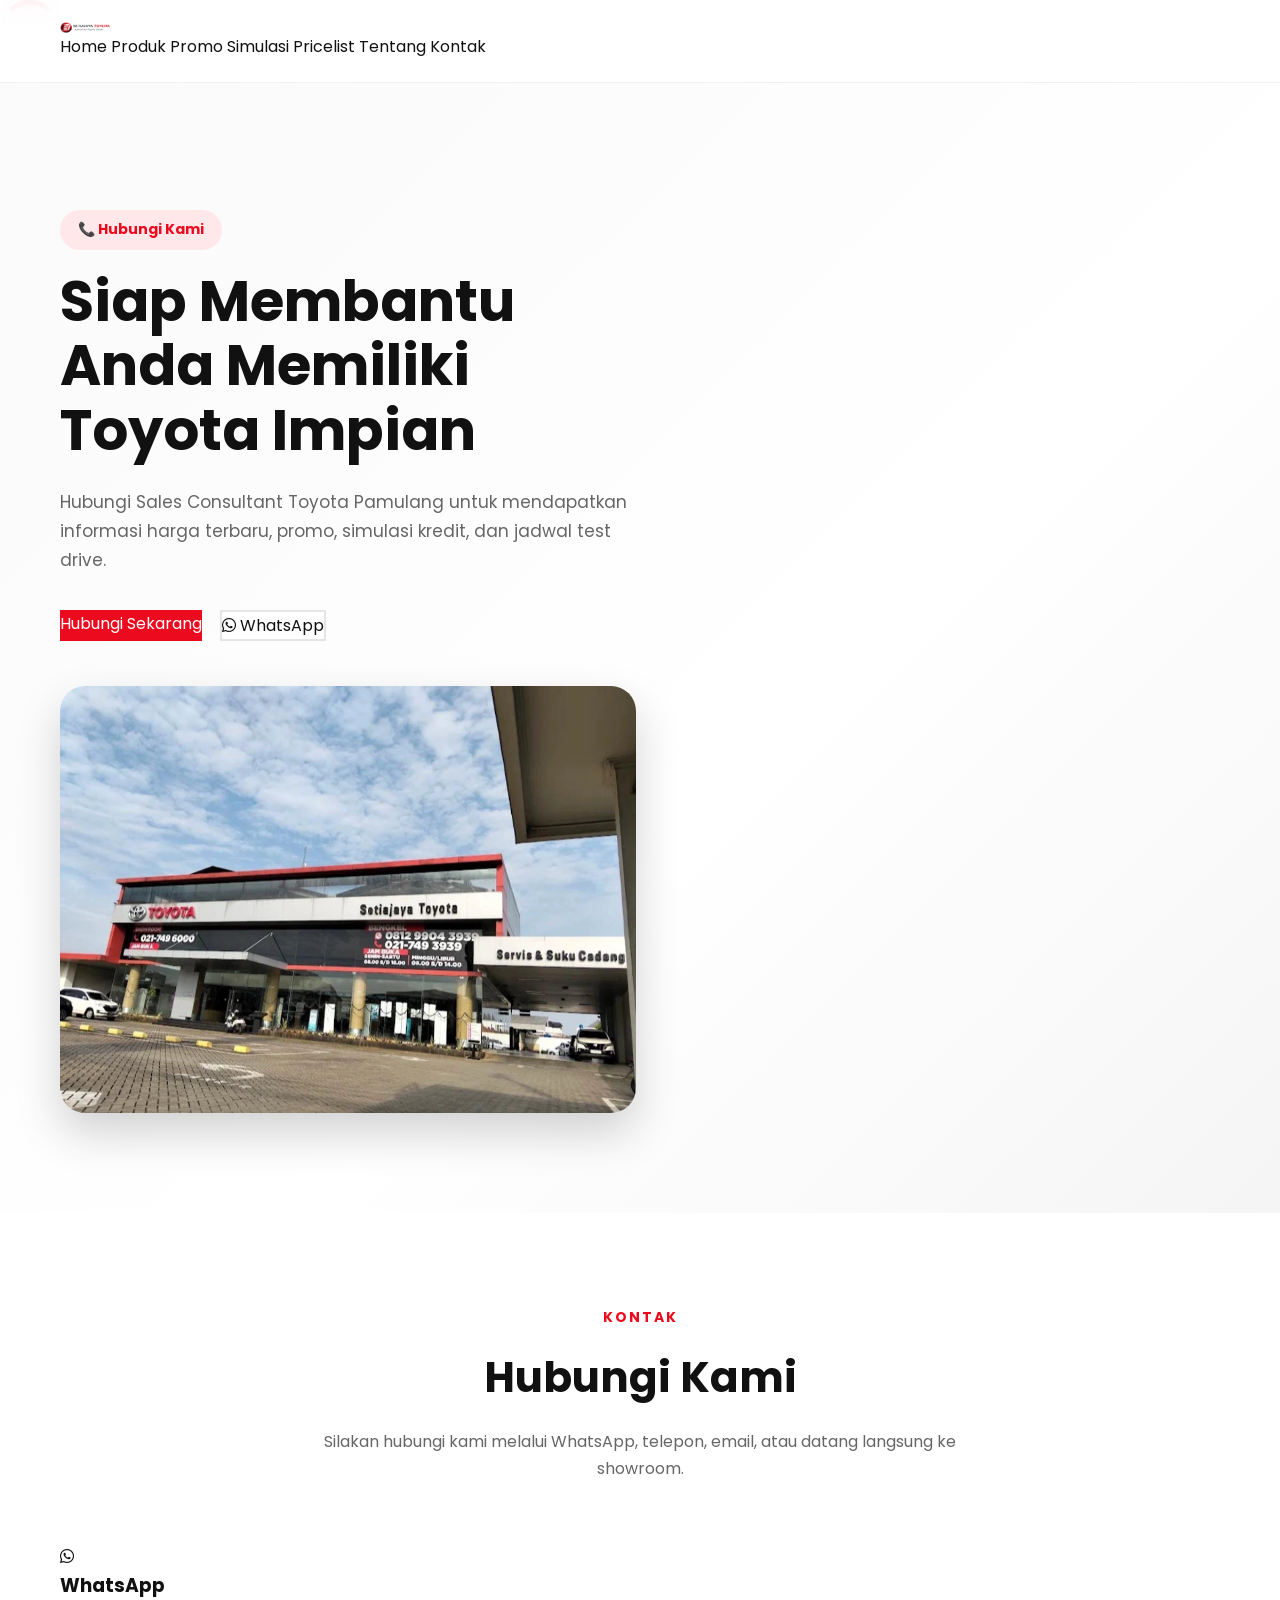
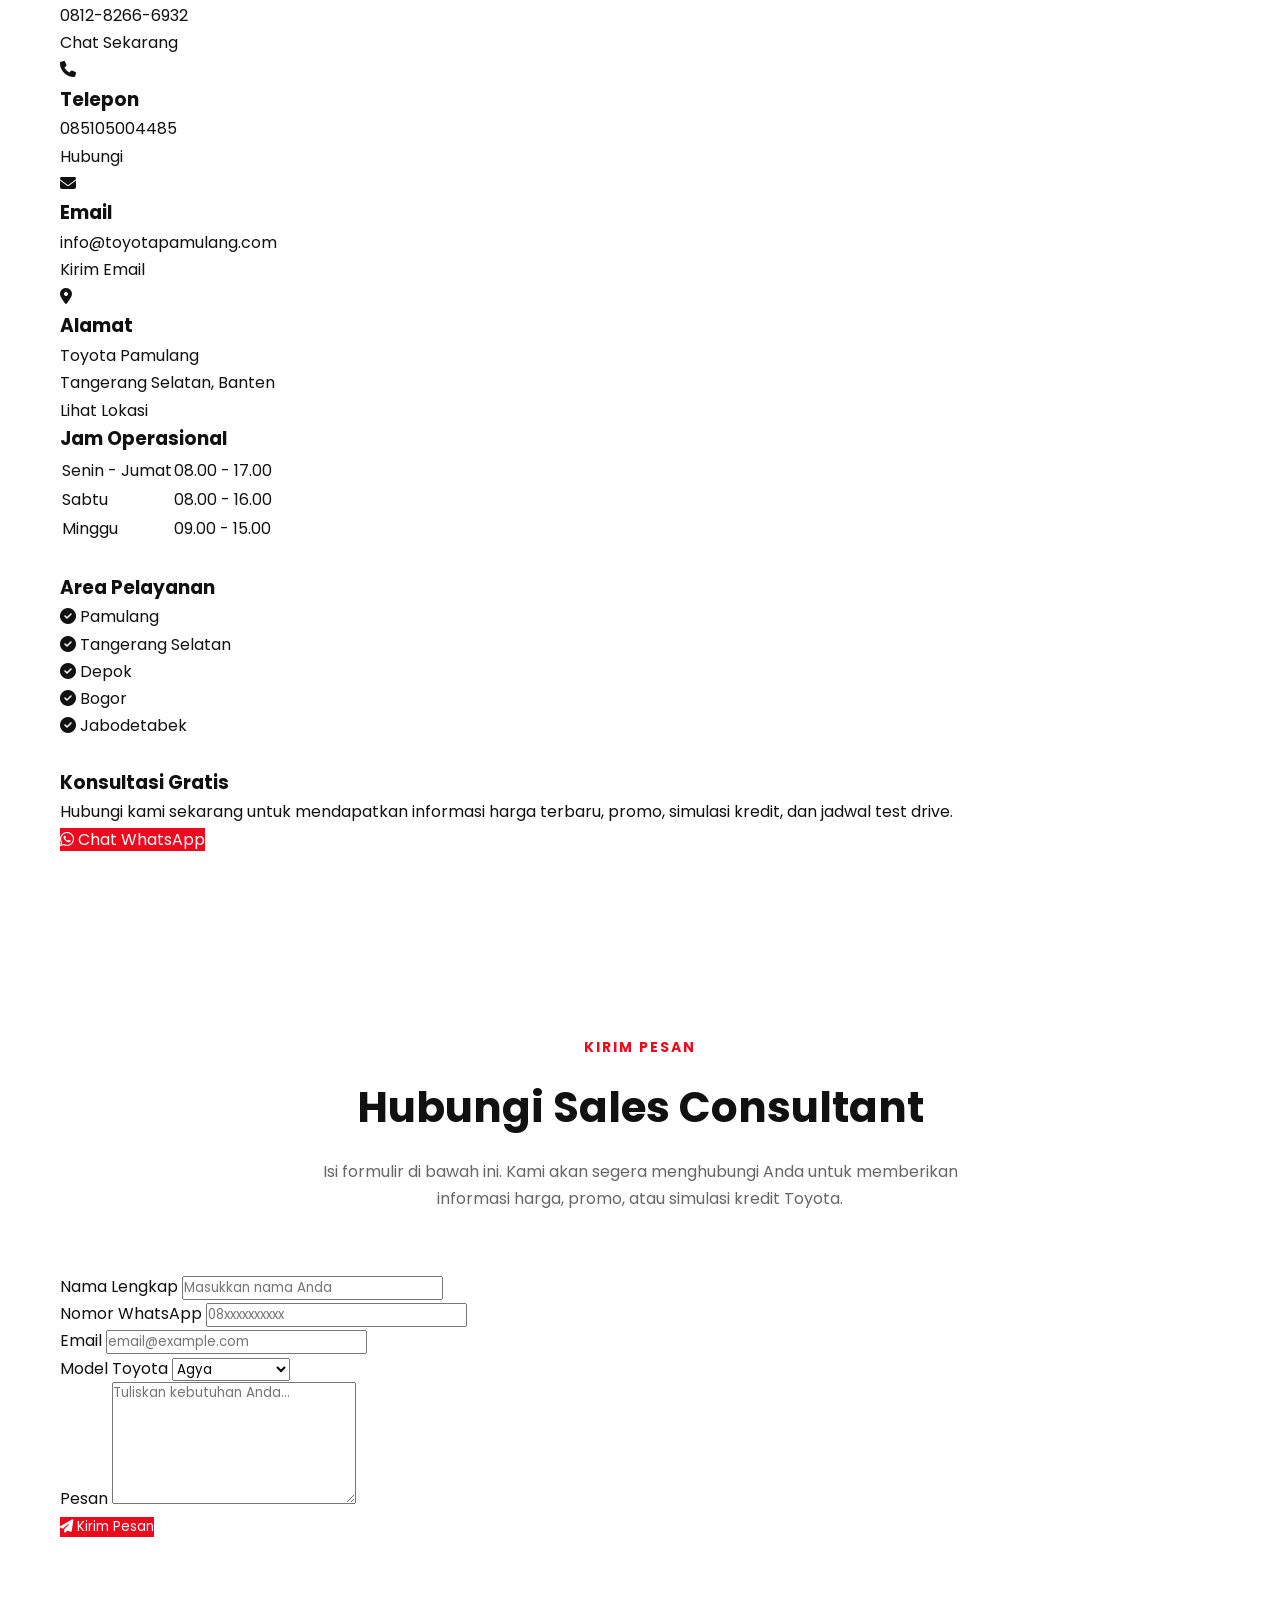
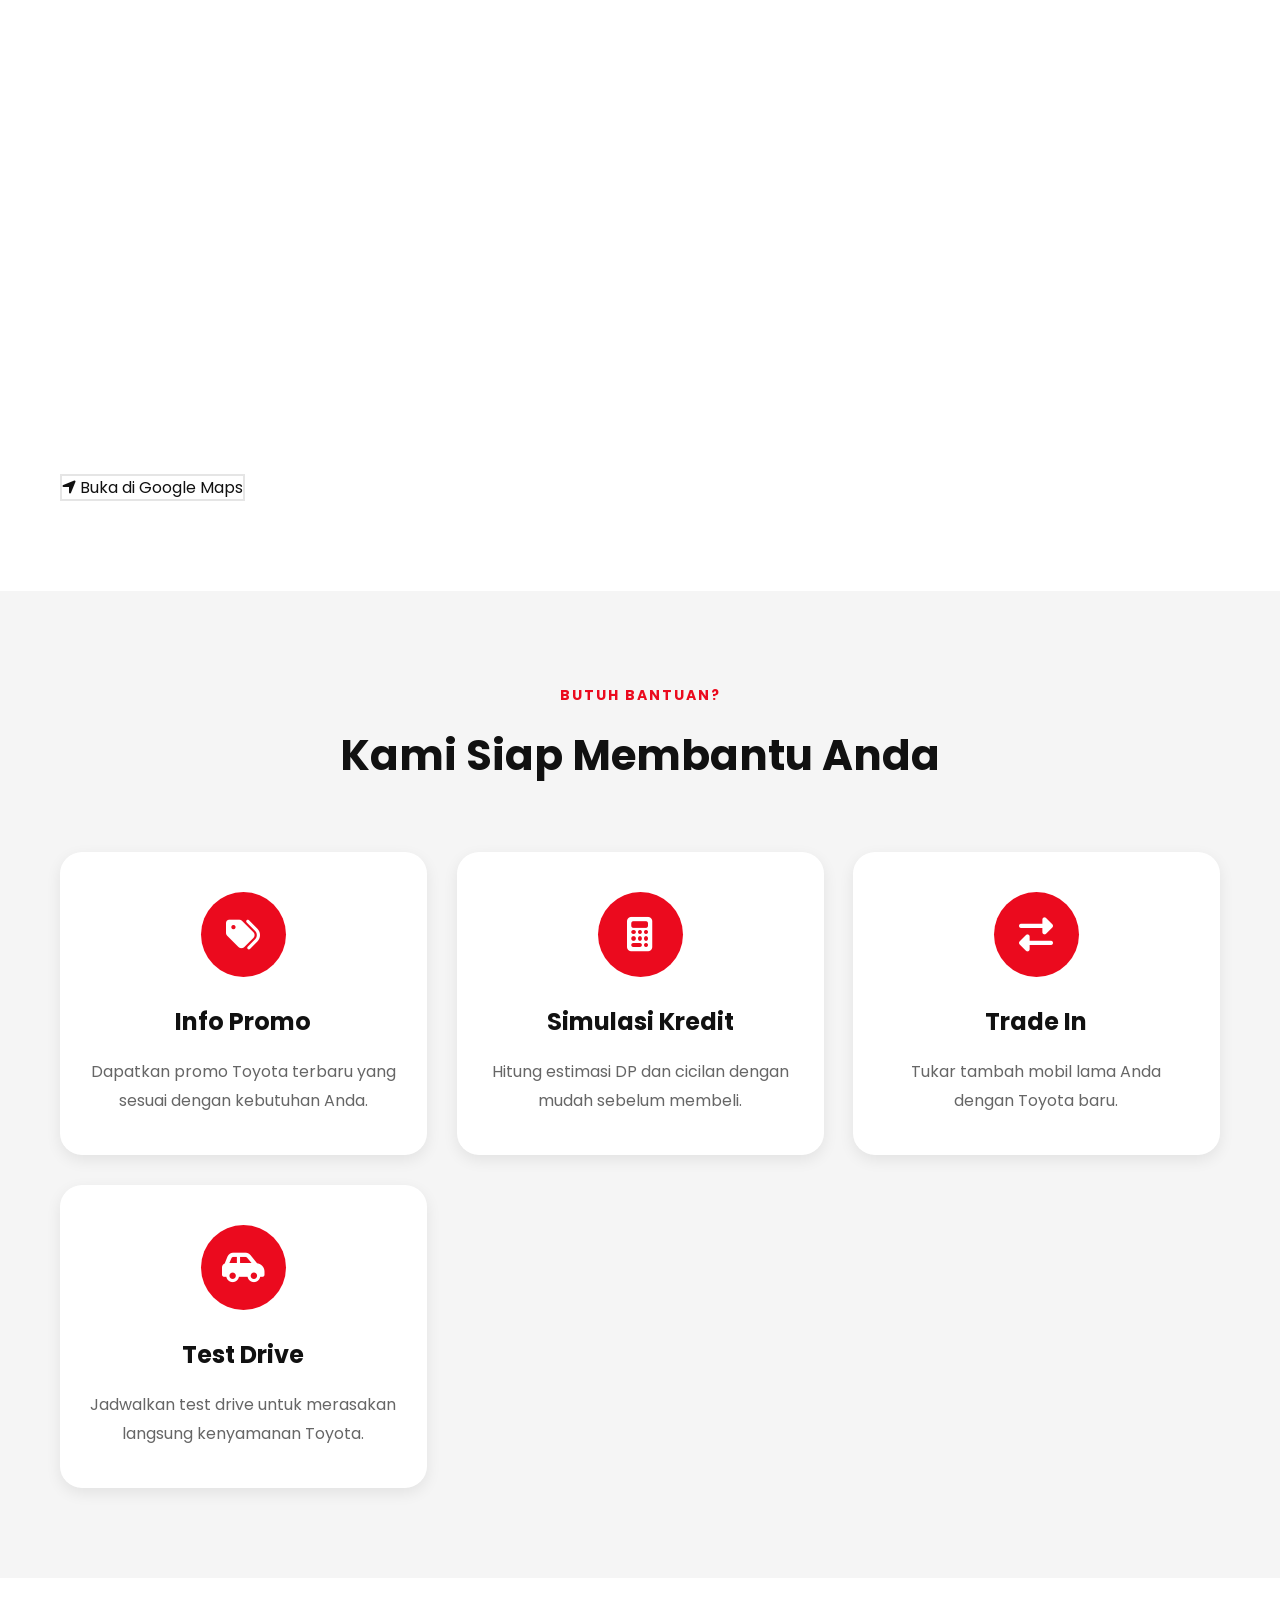
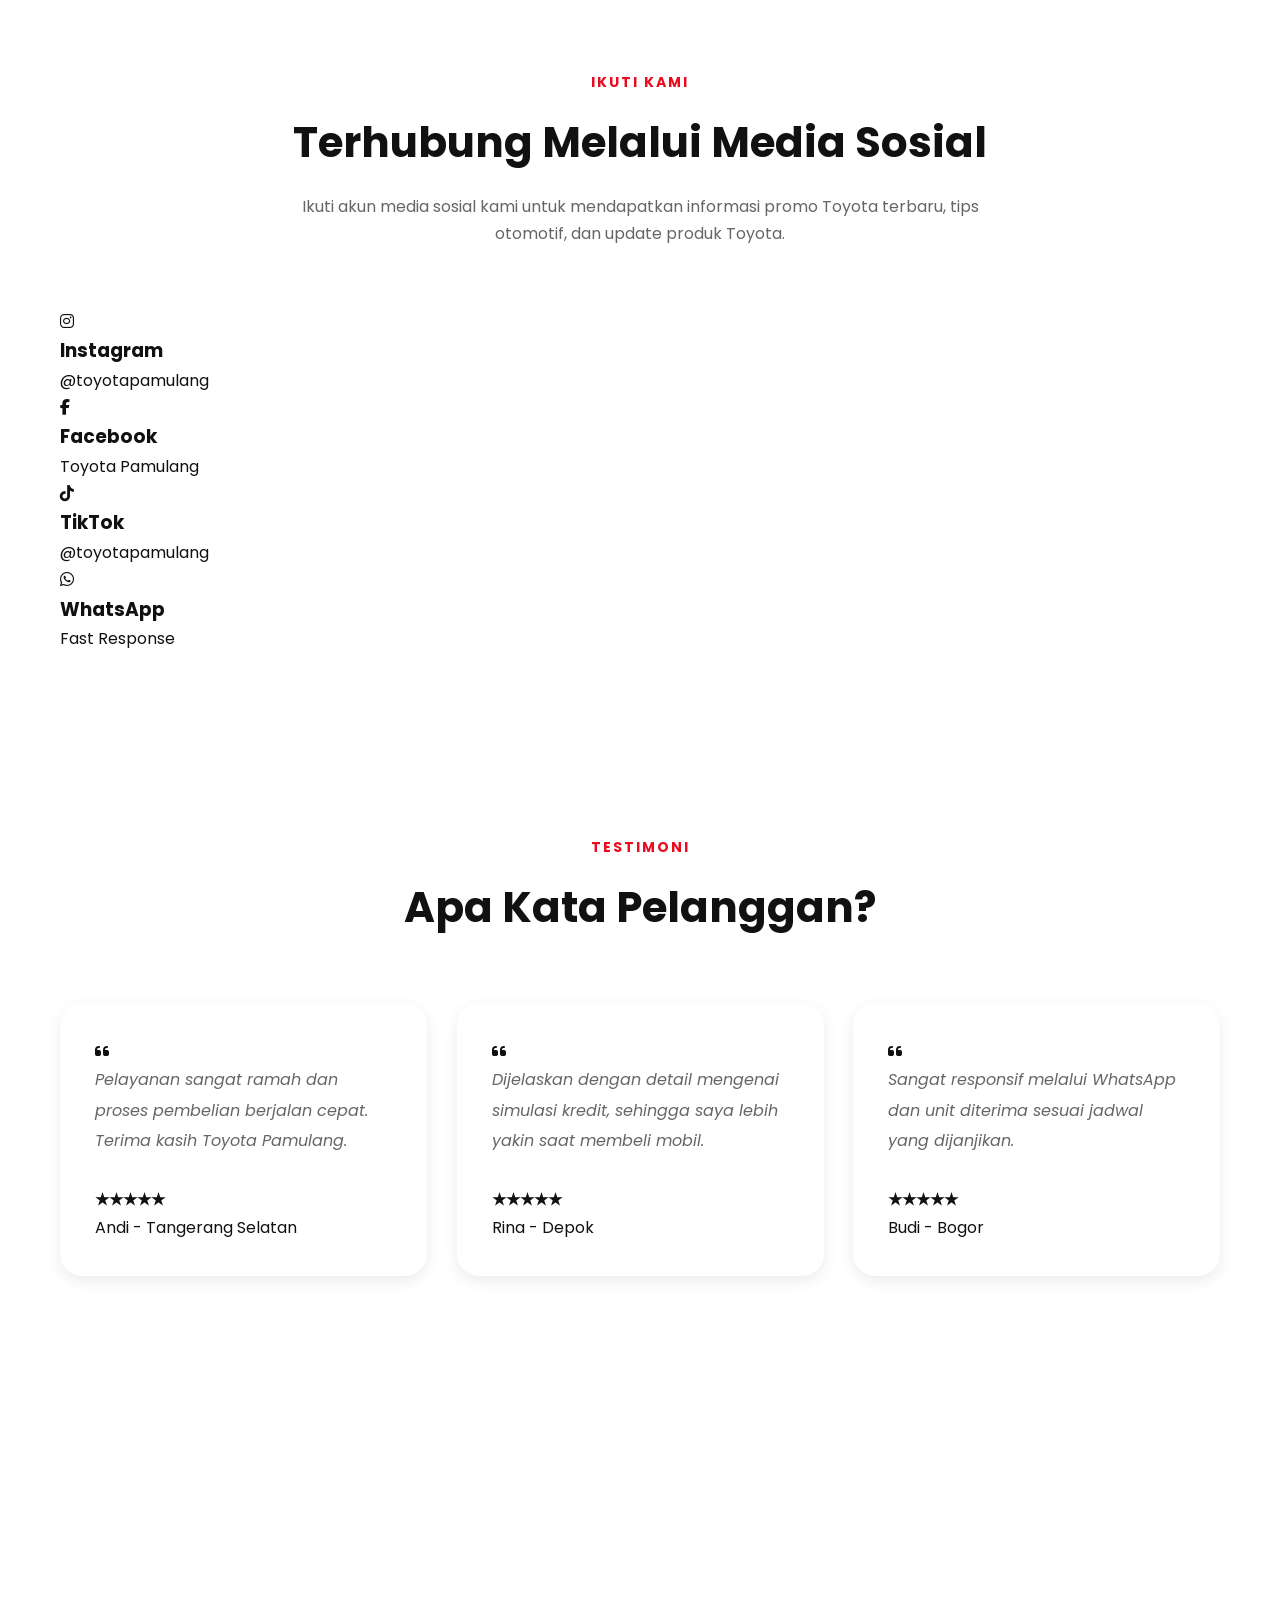
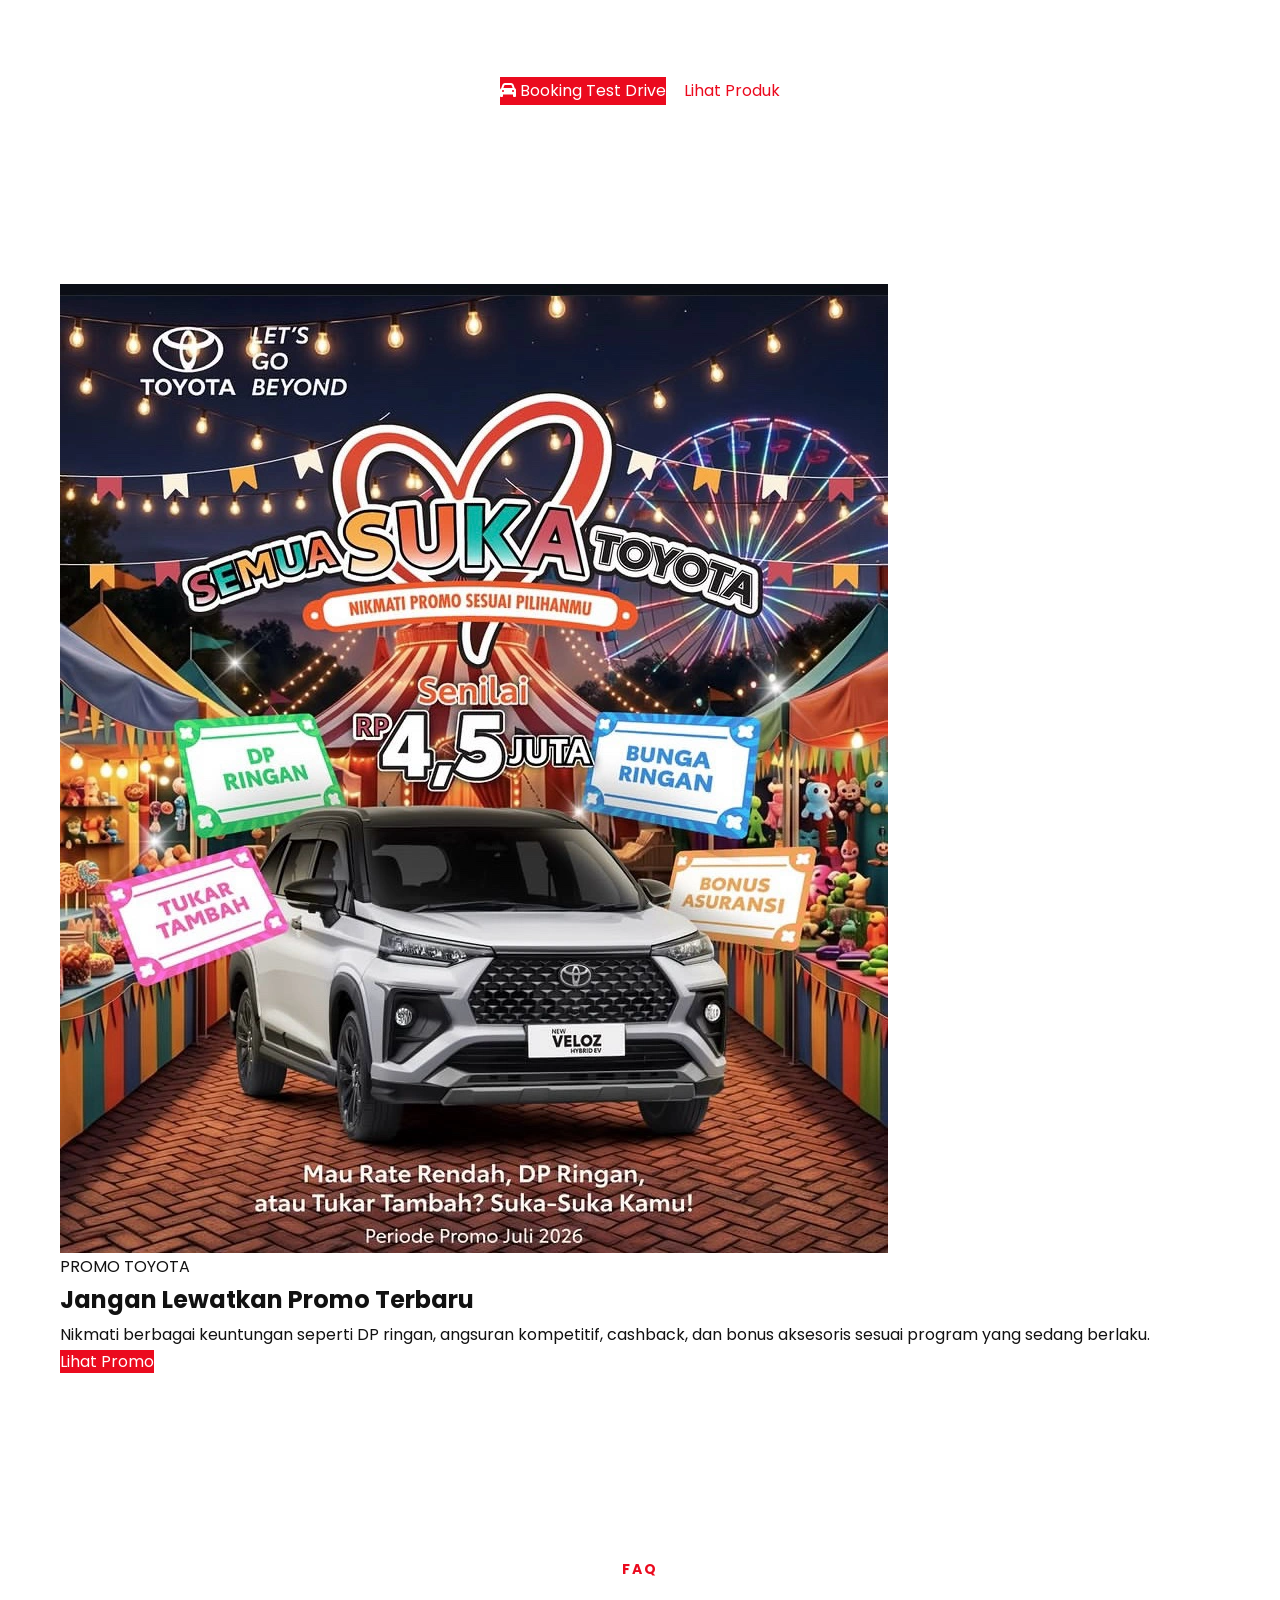
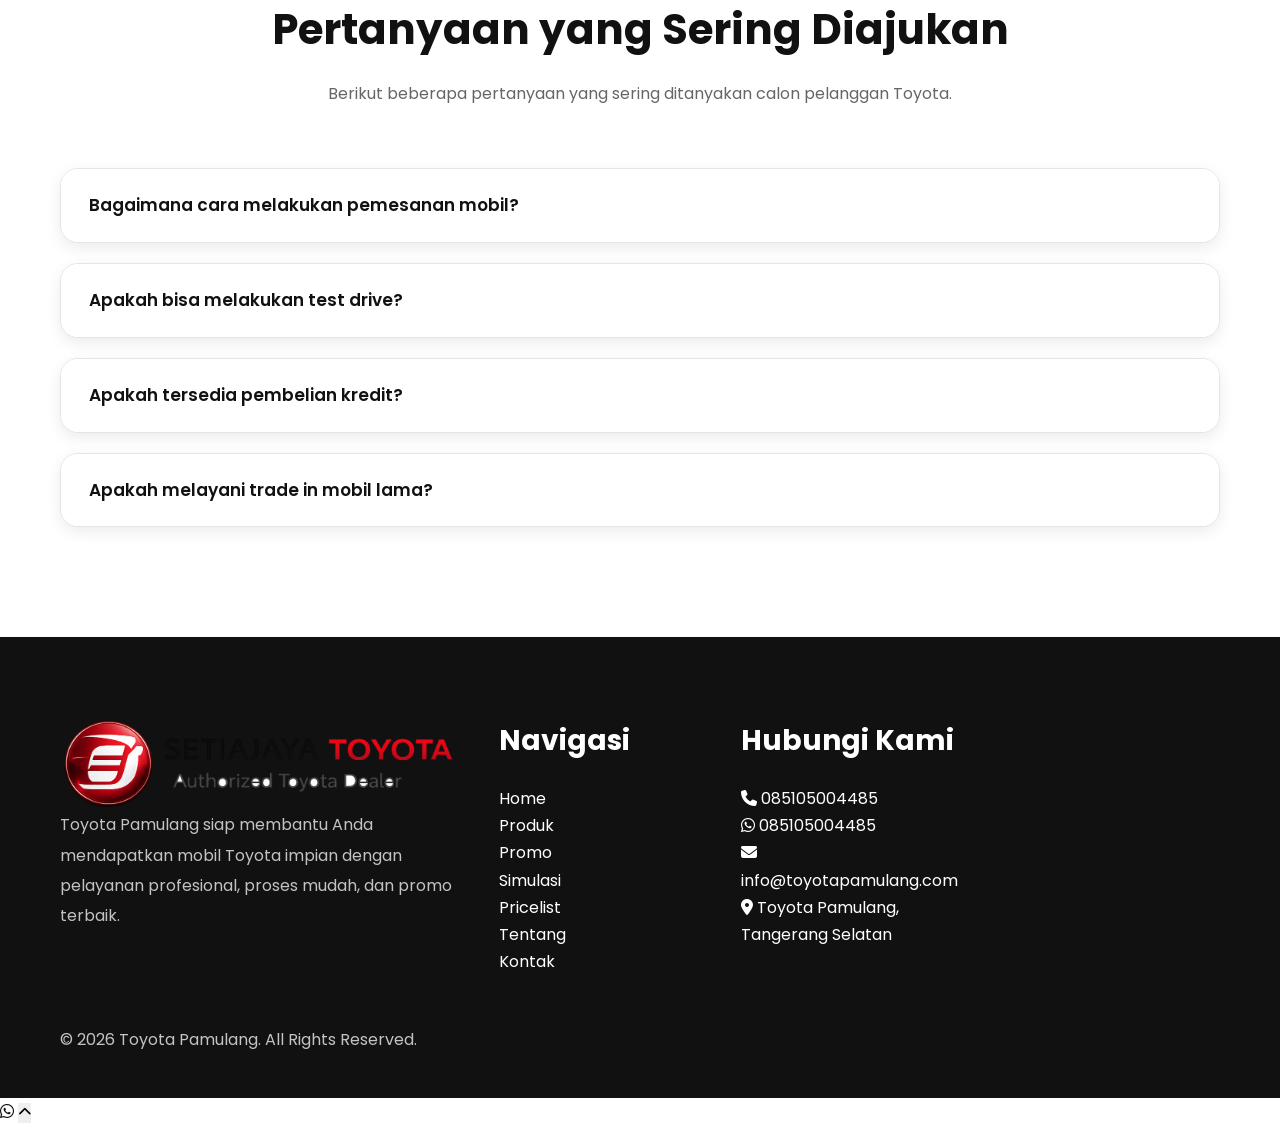
<file: kontak.html>
<!DOCTYPE html>
<html lang="id">

<head>

<meta charset="UTF-8">

<meta name="viewport"
content="width=device-width, initial-scale=1.0">

<title>Kontak Toyota Pamulang | Hubungi Sales Consultant Toyota</title>

<meta name="description"
content="Hubungi Sales Consultant Toyota Pamulang untuk mendapatkan promo terbaru, simulasi kredit, test drive, dan informasi pembelian mobil Toyota.">

<meta name="keywords"
content="Kontak Toyota Pamulang, Sales Toyota Pamulang, Dealer Toyota Pamulang">

<meta property="og:title"
content="Kontak Toyota Pamulang">

<meta property="og:description"
content="Hubungi kami sekarang melalui WhatsApp atau kunjungi showroom Toyota Pamulang.">

<meta property="og:image"
content="images/contact-hero.webp">

<meta property="og:type"
content="website">

<link rel="icon"
href="favicon.ico">

<link rel="preconnect"
href="https://fonts.googleapis.com">

<link rel="preconnect"
href="https://fonts.gstatic.com"
crossorigin>

<link href="https://fonts.googleapis.com/css2?family=Poppins:wght@300;400;500;600;700;800&display=swap"
rel="stylesheet">

<link rel="stylesheet"
href="https://cdnjs.cloudflare.com/ajax/libs/font-awesome/6.6.0/css/all.min.css">

<link rel="stylesheet"
href="css/style.css">

<link rel="stylesheet"
href="css/responsive.css">

<link rel="stylesheet"
href="css/animation.css">

</head>

<body>

<!-- PRELOADER -->

<div id="preloader">

    <div class="loader"></div>

</div>

<!-- HEADER -->

<header class="header">

    <div class="container">

        <div class="header-wrapper">

            <a href="index.html" class="logo">

                <img src="images/logo.png"
                     alt="Toyota Pamulang">

            </a>

            <nav class="navbar">

                <a href="index.html">Home</a>

                <a href="produk.html">Produk</a>

                <a href="promo.html">Promo</a>

                <a href="simulasi.html">Simulasi</a>

                <a href="pricelist.html">Pricelist</a>

                <a href="tentang.html">Tentang</a>

                <a href="kontak.html"
                   class="active">Kontak</a>

            </nav>

            <div class="menu-toggle">

                <span></span>
                <span></span>
                <span></span>

            </div>

        </div>

    </div>

</header>

<!-- HERO -->

<section class="hero">

    <div class="container">

        <div class="hero-content">

            <div class="hero-text fade-left">

                <span class="hero-badge">

                    📞 Hubungi Kami

                </span>

                <h1>

                    Siap Membantu
                    Anda Memiliki Toyota Impian

                </h1>

                <p>

                    Hubungi Sales Consultant Toyota Pamulang
                    untuk mendapatkan informasi harga terbaru,
                    promo, simulasi kredit,
                    dan jadwal test drive.

                </p>

                <div class="hero-button">

                    <a href="#contact"

                        class="btn-primary">

                        Hubungi Sekarang

                    </a>

                    <a href="https://wa.me/6285105004485"

                        class="btn-secondary">

                        <i class="fab fa-whatsapp"></i>

                        WhatsApp

                    </a>

                </div>

            </div>

            <div class="hero-image fade-right">

                <img src="images/contact-hero.webp"

                     alt="Kontak Toyota Pamulang">

            </div>

        </div>

    </div>

</section>

<!-- =========================================
     CONTACT
========================================= -->

<section id="contact">

<div class="container">

<div class="section-title fade-up">

<span>KONTAK</span>

<h2>Hubungi Kami</h2>

<p>

Silakan hubungi kami melalui WhatsApp,
telepon, email, atau datang langsung ke showroom.

</p>

</div>

<div class="contact-grid">
<!-- =========================================
     INFORMASI KONTAK
========================================= -->

<div class="contact-info fade-left">

    <div class="contact-card">

        <i class="fab fa-whatsapp"></i>

        <div>

            <h3>WhatsApp</h3>

            <p>0812-8266-6932</p>

            <a href="https://wa.me/6285105004485"
               target="_blank">

                Chat Sekarang

            </a>

        </div>

    </div>

    <div class="contact-card">

        <i class="fas fa-phone"></i>

        <div>

            <h3>Telepon</h3>

            <p>085105004485</p>

            <a href="tel:+6285105004485">

                Hubungi

            </a>

        </div>

    </div>

    <div class="contact-card">

        <i class="fas fa-envelope"></i>

        <div>

            <h3>Email</h3>

            <p>info@toyotapamulang.com</p>

            <a href="mailto:info@toyotapamulang.com">

                Kirim Email

            </a>

        </div>

    </div>

    <div class="contact-card">

        <i class="fas fa-map-marker-alt"></i>

        <div>

            <h3>Alamat</h3>

            <p>

                Toyota Pamulang<br>
                Tangerang Selatan, Banten

            </p>

            <a href="https://maps.google.com"
               target="_blank">

                Lihat Lokasi

            </a>

        </div>

    </div>

</div>

<!-- =========================================
     INFO LAYANAN
========================================= -->

<div class="contact-detail fade-right">

    <h3>

        Jam Operasional

    </h3>

    <table class="contact-table">

        <tr>

            <td>Senin - Jumat</td>

            <td>08.00 - 17.00</td>

        </tr>

        <tr>

            <td>Sabtu</td>

            <td>08.00 - 16.00</td>

        </tr>

        <tr>

            <td>Minggu</td>

            <td>09.00 - 15.00</td>

        </tr>

    </table>

    <br>

    <h3>

        Area Pelayanan

    </h3>

    <ul class="about-list">

        <li>

            <i class="fas fa-check-circle"></i>

            Pamulang

        </li>

        <li>

            <i class="fas fa-check-circle"></i>

            Tangerang Selatan

        </li>

        <li>

            <i class="fas fa-check-circle"></i>

            Depok

        </li>

        <li>

            <i class="fas fa-check-circle"></i>

            Bogor

        </li>

        <li>

            <i class="fas fa-check-circle"></i>

            Jabodetabek

        </li>

    </ul>

    <br>

    <div class="cta-mini">

        <h3>

            Konsultasi Gratis

        </h3>

        <p>

            Hubungi kami sekarang untuk mendapatkan
            informasi harga terbaru, promo,
            simulasi kredit,
            dan jadwal test drive.

        </p>

        <a href="https://wa.me/6285105004485?text=Halo%20Saya%20ingin%20informasi%20Toyota"

            class="btn-primary">

            <i class="fab fa-whatsapp"></i>

            Chat WhatsApp

        </a>

    </div>

</div>

</div>

</div>

</section>
<!-- =========================================
     FORM KONTAK
========================================= -->

<section class="contact-form">

    <div class="container">

        <div class="section-title fade-up">

            <span>KIRIM PESAN</span>

            <h2>Hubungi Sales Consultant</h2>

            <p>

                Isi formulir di bawah ini. Kami akan segera menghubungi Anda
                untuk memberikan informasi harga, promo, atau simulasi kredit Toyota.

            </p>

        </div>

        <div class="contact-form-grid">

            <!-- FORM -->

            <div class="form-box fade-left">

                <form>

                    <div class="form-group">

                        <label>Nama Lengkap</label>

                        <input
                            type="text"
                            placeholder="Masukkan nama Anda"
                            required>

                    </div>

                    <div class="form-group">

                        <label>Nomor WhatsApp</label>

                        <input
                            type="tel"
                            placeholder="08xxxxxxxxxx"
                            required>

                    </div>

                    <div class="form-group">

                        <label>Email</label>

                        <input
                            type="email"
                            placeholder="email@example.com">

                    </div>

                    <div class="form-group">

                        <label>Model Toyota</label>

                        <select>

                            <option>Agya</option>
                            <option>Calya</option>
                            <option>Avanza</option>
                            <option>Veloz</option>
                            <option>Raize</option>
                            <option>Rush</option>
                            <option>Yaris Cross</option>
                            <option>Innova Reborn</option>
                            <option>Innova Zenix</option>
                            <option>Fortuner</option>
                            <option>Hilux Rangga</option>
                            <option>Hiace</option>
                            <option>Alphard</option>
                            <option>Vellfire</option>

                        </select>

                    </div>

                    <div class="form-group">

                        <label>Pesan</label>

                        <textarea
                            rows="6"
                            placeholder="Tuliskan kebutuhan Anda..."></textarea>

                    </div>

                    <button
                        type="submit"
                        class="btn-primary">

                        <i class="fas fa-paper-plane"></i>

                        Kirim Pesan

                    </button>

                </form>

            </div>

            <!-- MAP -->

            <div class="map-box fade-right">

                <iframe

                    src="https://www.google.com/maps?q=Toyota+Pamulang&output=embed"

                    width="100%"

                    height="500"

                    style="border:0;"

                    loading="lazy"

                    allowfullscreen>

                </iframe>

                <br><br>

                <a href="https://maps.google.com/?q=Toyota+Pamulang"

                    target="_blank"

                    class="btn-secondary">

                    <i class="fas fa-location-arrow"></i>

                    Buka di Google Maps

                </a>

            </div>

        </div>

    </div>

</section>

<!-- =========================================
     BANTUAN CEPAT
========================================= -->

<section class="why-us">

    <div class="container">

        <div class="section-title fade-up">

            <span>BUTUH BANTUAN?</span>

            <h2>Kami Siap Membantu Anda</h2>

        </div>

        <div class="why-grid">

            <div class="why-card fade-up">

                <i class="fas fa-tags"></i>

                <h3>Info Promo</h3>

                <p>

                    Dapatkan promo Toyota terbaru yang sesuai dengan kebutuhan Anda.

                </p>

            </div>

            <div class="why-card fade-up delay-1">

                <i class="fas fa-calculator"></i>

                <h3>Simulasi Kredit</h3>

                <p>

                    Hitung estimasi DP dan cicilan dengan mudah sebelum membeli.

                </p>

            </div>

            <div class="why-card fade-up delay-2">

                <i class="fas fa-exchange-alt"></i>

                <h3>Trade In</h3>

                <p>

                    Tukar tambah mobil lama Anda dengan Toyota baru.

                </p>

            </div>

            <div class="why-card fade-up delay-3">

                <i class="fas fa-car-side"></i>

                <h3>Test Drive</h3>

                <p>

                    Jadwalkan test drive untuk merasakan langsung kenyamanan Toyota.

                </p>

            </div>

        </div>

    </div>

</section>
<!-- =========================================
     SOSIAL MEDIA
========================================= -->

<section class="social-media">

    <div class="container">

        <div class="section-title fade-up">

            <span>IKUTI KAMI</span>

            <h2>Terhubung Melalui Media Sosial</h2>

            <p>

                Ikuti akun media sosial kami untuk mendapatkan
                informasi promo Toyota terbaru, tips otomotif,
                dan update produk Toyota.

            </p>

        </div>

        <div class="social-grid">

            <a href="#"
               target="_blank"
               class="social-card fade-up">

                <i class="fab fa-instagram"></i>

                <h3>Instagram</h3>

                <p>@toyotapamulang</p>

            </a>

            <a href="#"
               target="_blank"
               class="social-card fade-up delay-1">

                <i class="fab fa-facebook-f"></i>

                <h3>Facebook</h3>

                <p>Toyota Pamulang</p>

            </a>

            <a href="#"
               target="_blank"
               class="social-card fade-up delay-2">

                <i class="fab fa-tiktok"></i>

                <h3>TikTok</h3>

                <p>@toyotapamulang</p>

            </a>

            <a href="https://wa.me/6285105004485"
               target="_blank"
               class="social-card fade-up delay-3">

                <i class="fab fa-whatsapp"></i>

                <h3>WhatsApp</h3>

                <p>Fast Response</p>

            </a>

        </div>

    </div>

</section>

<!-- =========================================
     TESTIMONI
========================================= -->

<section class="testimonial">

    <div class="container">

        <div class="section-title fade-up">

            <span>TESTIMONI</span>

            <h2>Apa Kata Pelanggan?</h2>

        </div>

        <div class="testimonial-grid">

            <div class="testimonial-card fade-up">

                <i class="fas fa-quote-left"></i>

                <p>

                    Pelayanan sangat ramah dan proses pembelian
                    berjalan cepat. Terima kasih Toyota Pamulang.

                </p>

                <h4>★★★★★</h4>

                <span>Andi - Tangerang Selatan</span>

            </div>

            <div class="testimonial-card fade-up delay-1">

                <i class="fas fa-quote-left"></i>

                <p>

                    Dijelaskan dengan detail mengenai simulasi kredit,
                    sehingga saya lebih yakin saat membeli mobil.

                </p>

                <h4>★★★★★</h4>

                <span>Rina - Depok</span>

            </div>

            <div class="testimonial-card fade-up delay-2">

                <i class="fas fa-quote-left"></i>

                <p>

                    Sangat responsif melalui WhatsApp dan unit
                    diterima sesuai jadwal yang dijanjikan.

                </p>

                <h4>★★★★★</h4>

                <span>Budi - Bogor</span>

            </div>

        </div>

    </div>

</section>

<!-- =========================================
     BOOKING TEST DRIVE
========================================= -->

<section class="cta">

    <div class="container">

        <div class="cta-box fade-up">

            <span>BOOKING TEST DRIVE</span>

            <h2>Rasakan Langsung Kenyamanan Toyota</h2>

            <p>

                Jadwalkan test drive bersama Sales Consultant kami
                dan temukan Toyota yang paling sesuai dengan kebutuhan Anda.

            </p>

            <div class="cta-button">

                <a href="https://wa.me/6285105004485?text=Halo%20Saya%20ingin%20Booking%20Test%20Drive"

                   class="btn-primary">

                    <i class="fas fa-car"></i>

                    Booking Test Drive

                </a>

                <a href="produk.html"

                   class="btn-secondary">

                    Lihat Produk

                </a>

            </div>

        </div>

    </div>

</section>

<!-- =========================================
     PROMO TERBARU
========================================= -->

<section class="promo">

    <div class="container">

        <div class="promo-content">

            <div class="promo-image fade-left">

                <img src="images/promo-banner.webp"

                     alt="Promo Toyota">

            </div>

            <div class="promo-text fade-right">

                <span>PROMO TOYOTA</span>

                <h2>Jangan Lewatkan Promo Terbaru</h2>

                <p>

                    Nikmati berbagai keuntungan seperti
                    DP ringan, angsuran kompetitif,
                    cashback, dan bonus aksesoris
                    sesuai program yang sedang berlaku.

                </p>

                <a href="promo.html"

                   class="btn-primary">

                    Lihat Promo

                </a>

            </div>

        </div>

    </div>

</section>
<!-- =========================================
     FAQ
========================================= -->

<section class="faq">

    <div class="container">

        <div class="section-title fade-up">

            <span>FAQ</span>

            <h2>Pertanyaan yang Sering Diajukan</h2>

            <p>
                Berikut beberapa pertanyaan yang sering ditanyakan calon pelanggan Toyota.
            </p>

        </div>

        <div class="faq-item">

            <div class="faq-question">

                Bagaimana cara melakukan pemesanan mobil?

            </div>

            <div class="faq-answer">

                <p>

                    Anda dapat menghubungi kami melalui WhatsApp,
                    telepon, atau mengisi formulir kontak.
                    Tim kami akan membantu proses konsultasi hingga pemesanan.

                </p>

            </div>

        </div>

        <div class="faq-item">

            <div class="faq-question">

                Apakah bisa melakukan test drive?

            </div>

            <div class="faq-answer">

                <p>

                    Ya. Kami menyediakan layanan booking test drive
                    sesuai jadwal dan ketersediaan unit.

                </p>

            </div>

        </div>

        <div class="faq-item">

            <div class="faq-question">

                Apakah tersedia pembelian kredit?

            </div>

            <div class="faq-answer">

                <p>

                    Tersedia. Kami bekerja sama dengan berbagai leasing
                    untuk memberikan pilihan DP dan tenor yang fleksibel.

                </p>

            </div>

        </div>

        <div class="faq-item">

            <div class="faq-question">

                Apakah melayani trade in mobil lama?

            </div>

            <div class="faq-answer">

                <p>

                    Ya. Kami siap membantu proses tukar tambah
                    kendaraan lama dengan Toyota baru.

                </p>

            </div>

        </div>

    </div>

</section>

<!-- =========================================
     FOOTER
========================================= -->

<footer class="footer">

    <div class="container">

        <div class="footer-grid">

            <div class="footer-about">

                <img src="images/logo.png" alt="Toyota Pamulang">

                <p>

                    Toyota Pamulang siap membantu Anda mendapatkan
                    mobil Toyota impian dengan pelayanan profesional,
                    proses mudah, dan promo terbaik.

                </p>

            </div>

            <div>

                <h3>Navigasi</h3>

                <ul>

                    <li><a href="index.html">Home</a></li>
                    <li><a href="produk.html">Produk</a></li>
                    <li><a href="promo.html">Promo</a></li>
                    <li><a href="simulasi.html">Simulasi</a></li>
                    <li><a href="pricelist.html">Pricelist</a></li>
                    <li><a href="tentang.html">Tentang</a></li>
                    <li><a href="kontak.html">Kontak</a></li>

                </ul>

            </div>

            <div>

                <h3>Hubungi Kami</h3>

                <ul>

                    <li>

                        <i class="fas fa-phone"></i>

                        085105004485

                    </li>

                    <li>

                        <i class="fab fa-whatsapp"></i>

                        085105004485

                    </li>

                    <li>

                        <i class="fas fa-envelope"></i>

                        info@toyotapamulang.com

                    </li>

                    <li>

                        <i class="fas fa-map-marker-alt"></i>

                        Toyota Pamulang,
                        Tangerang Selatan

                    </li>

                </ul>

            </div>

        </div>

        <div class="copyright">

            <p>

                © 2026 Toyota Pamulang. All Rights Reserved.

            </p>

        </div>

    </div>

</footer>

<!-- =========================================
     FLOATING WHATSAPP
========================================= -->

<a href="https://wa.me/6285105004485?text=Halo%20Saya%20ingin%20informasi%20Toyota"
   class="floating-whatsapp"
   target="_blank"
   aria-label="WhatsApp">

    <i class="fab fa-whatsapp"></i>

</a>

<!-- =========================================
     BACK TO TOP
========================================= -->

<button id="backToTop">

    <i class="fas fa-chevron-up"></i>

</button>

<!-- =========================================
     SCRIPT
  ========================================= -->

<script src="js/script.js"></script>

</body>

</html>
</file>
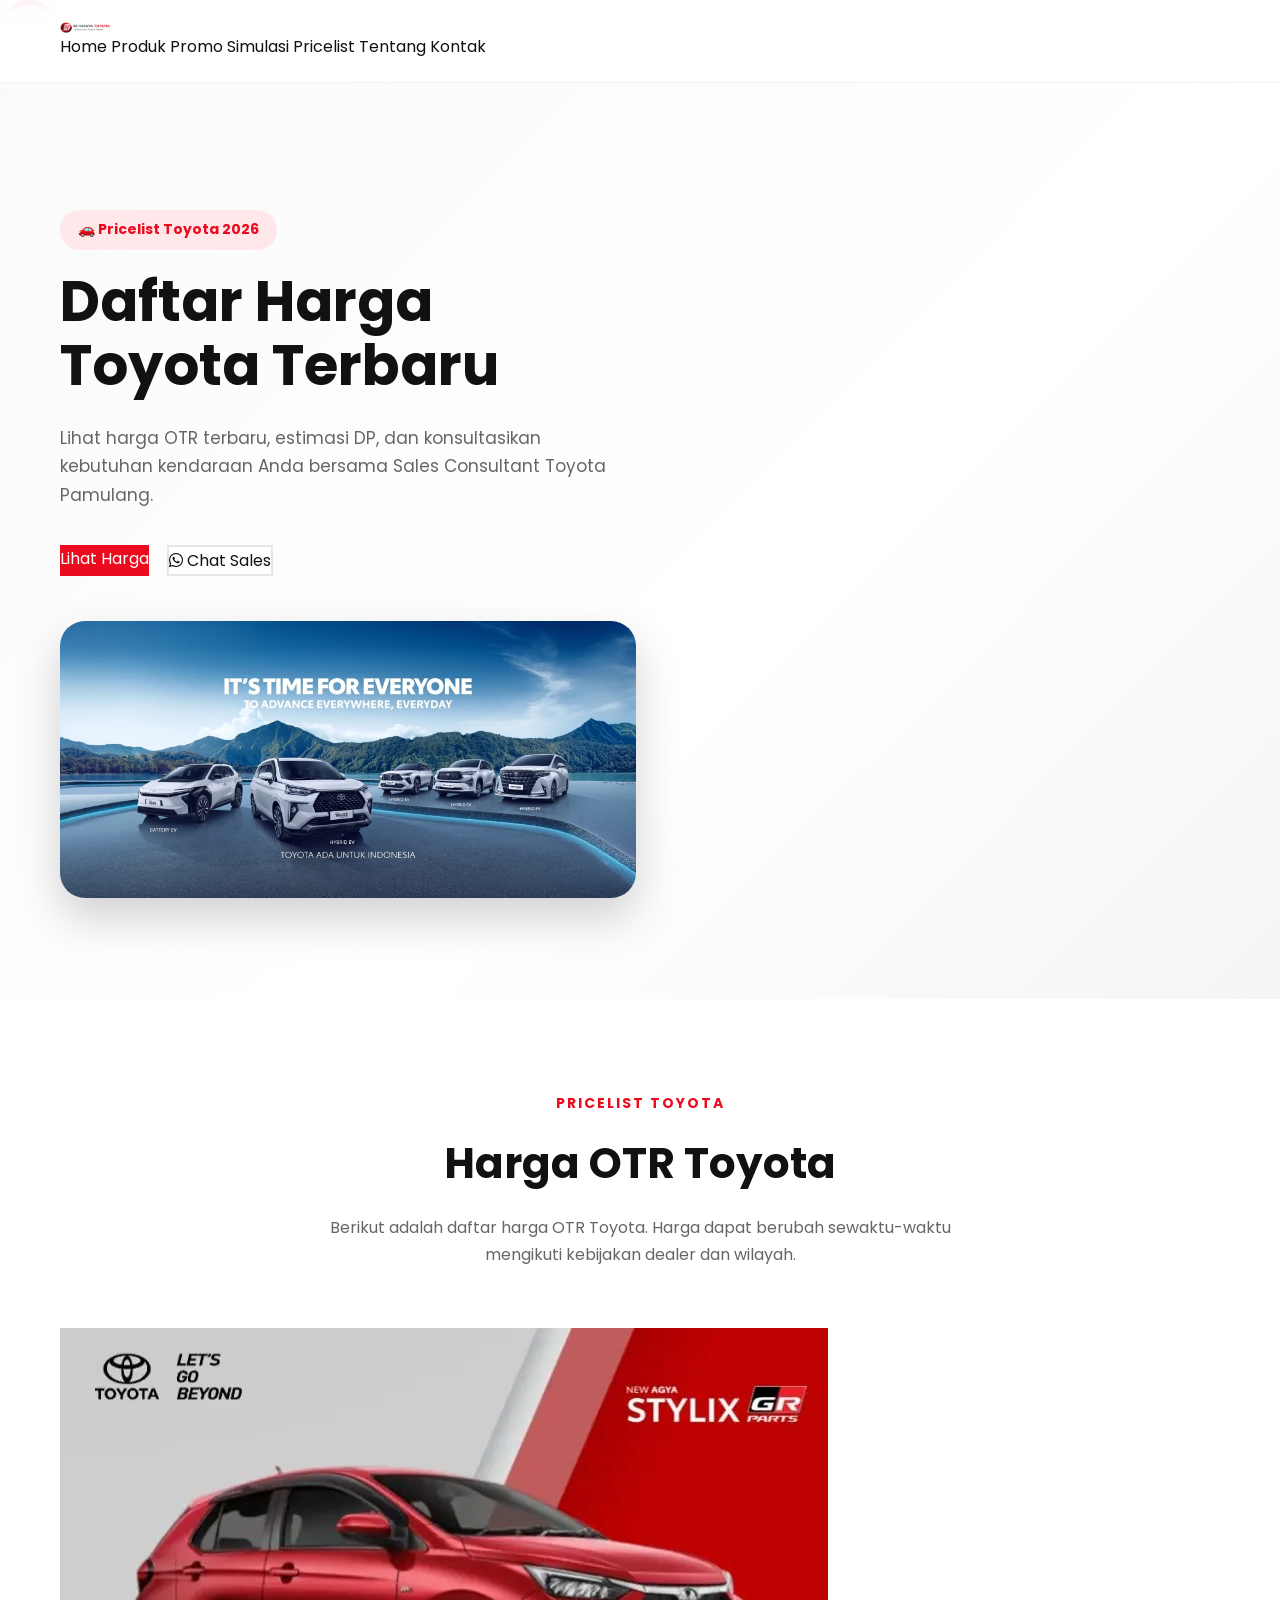
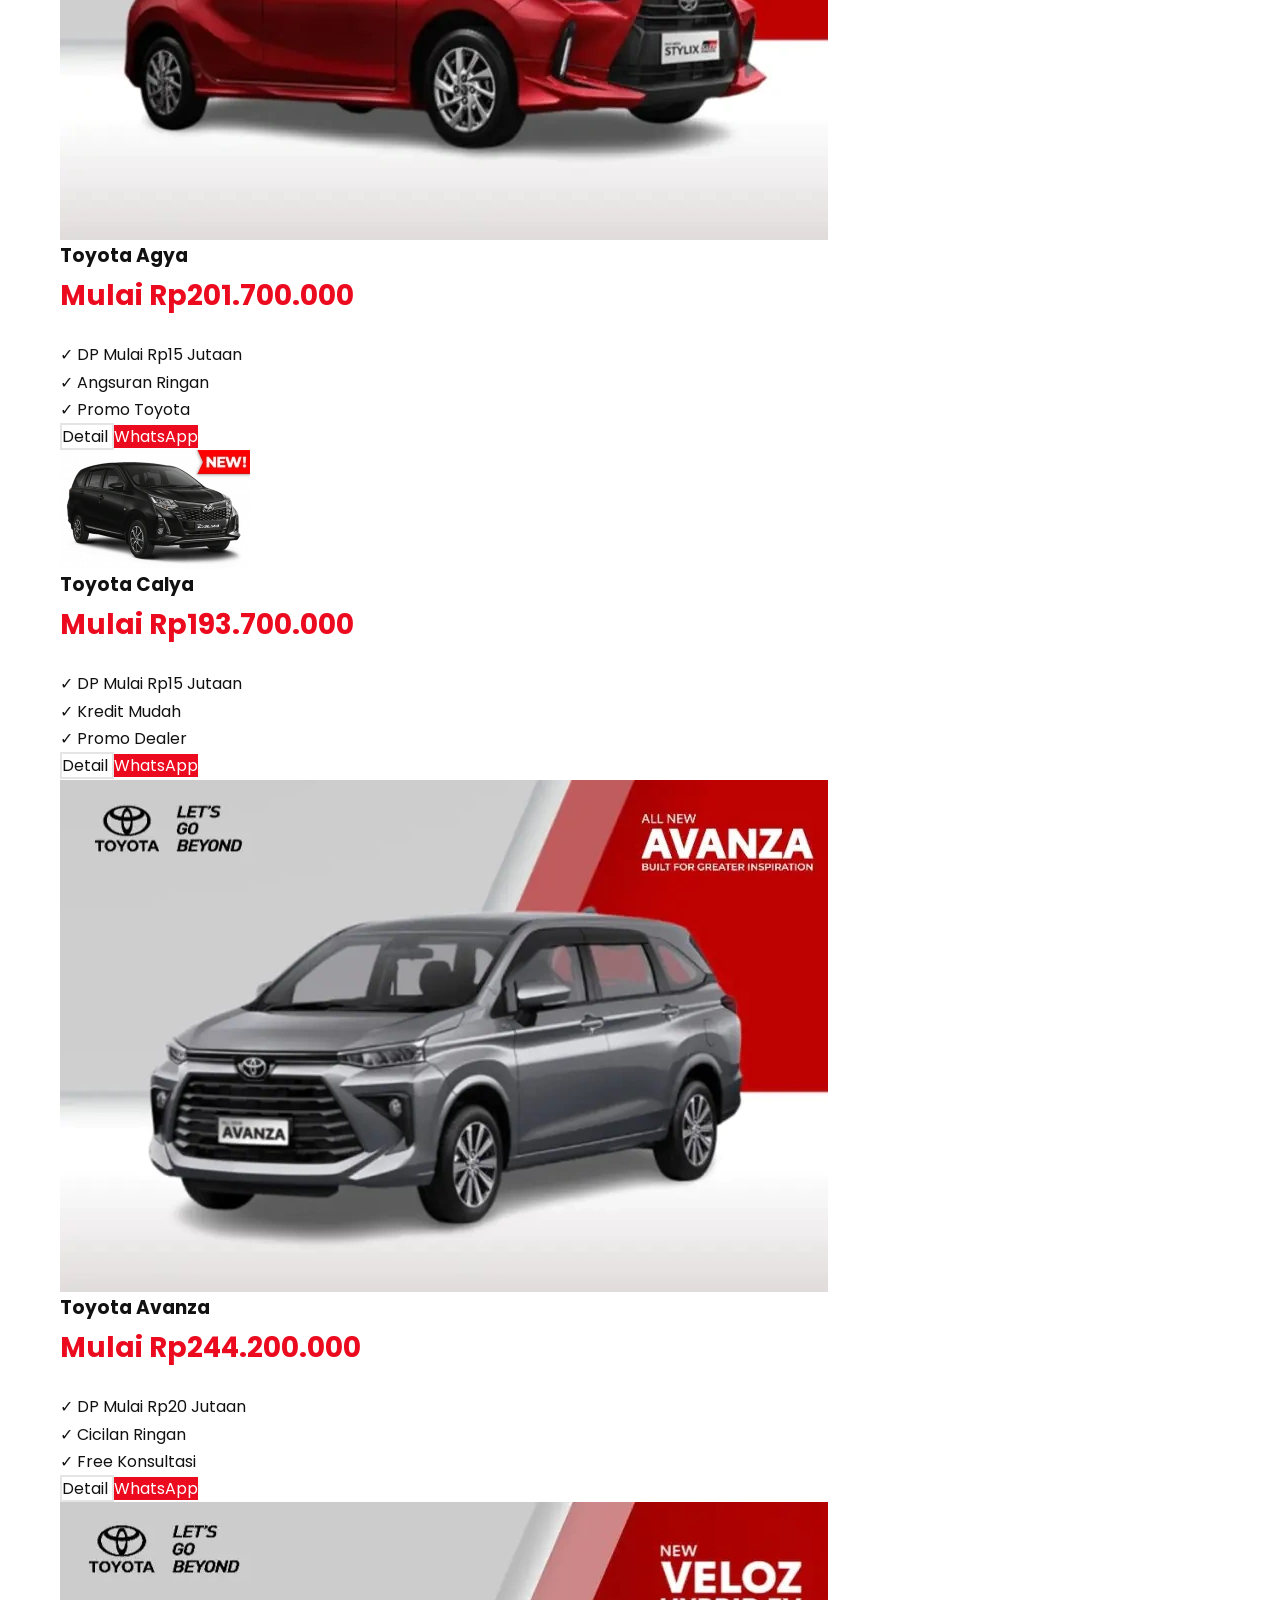
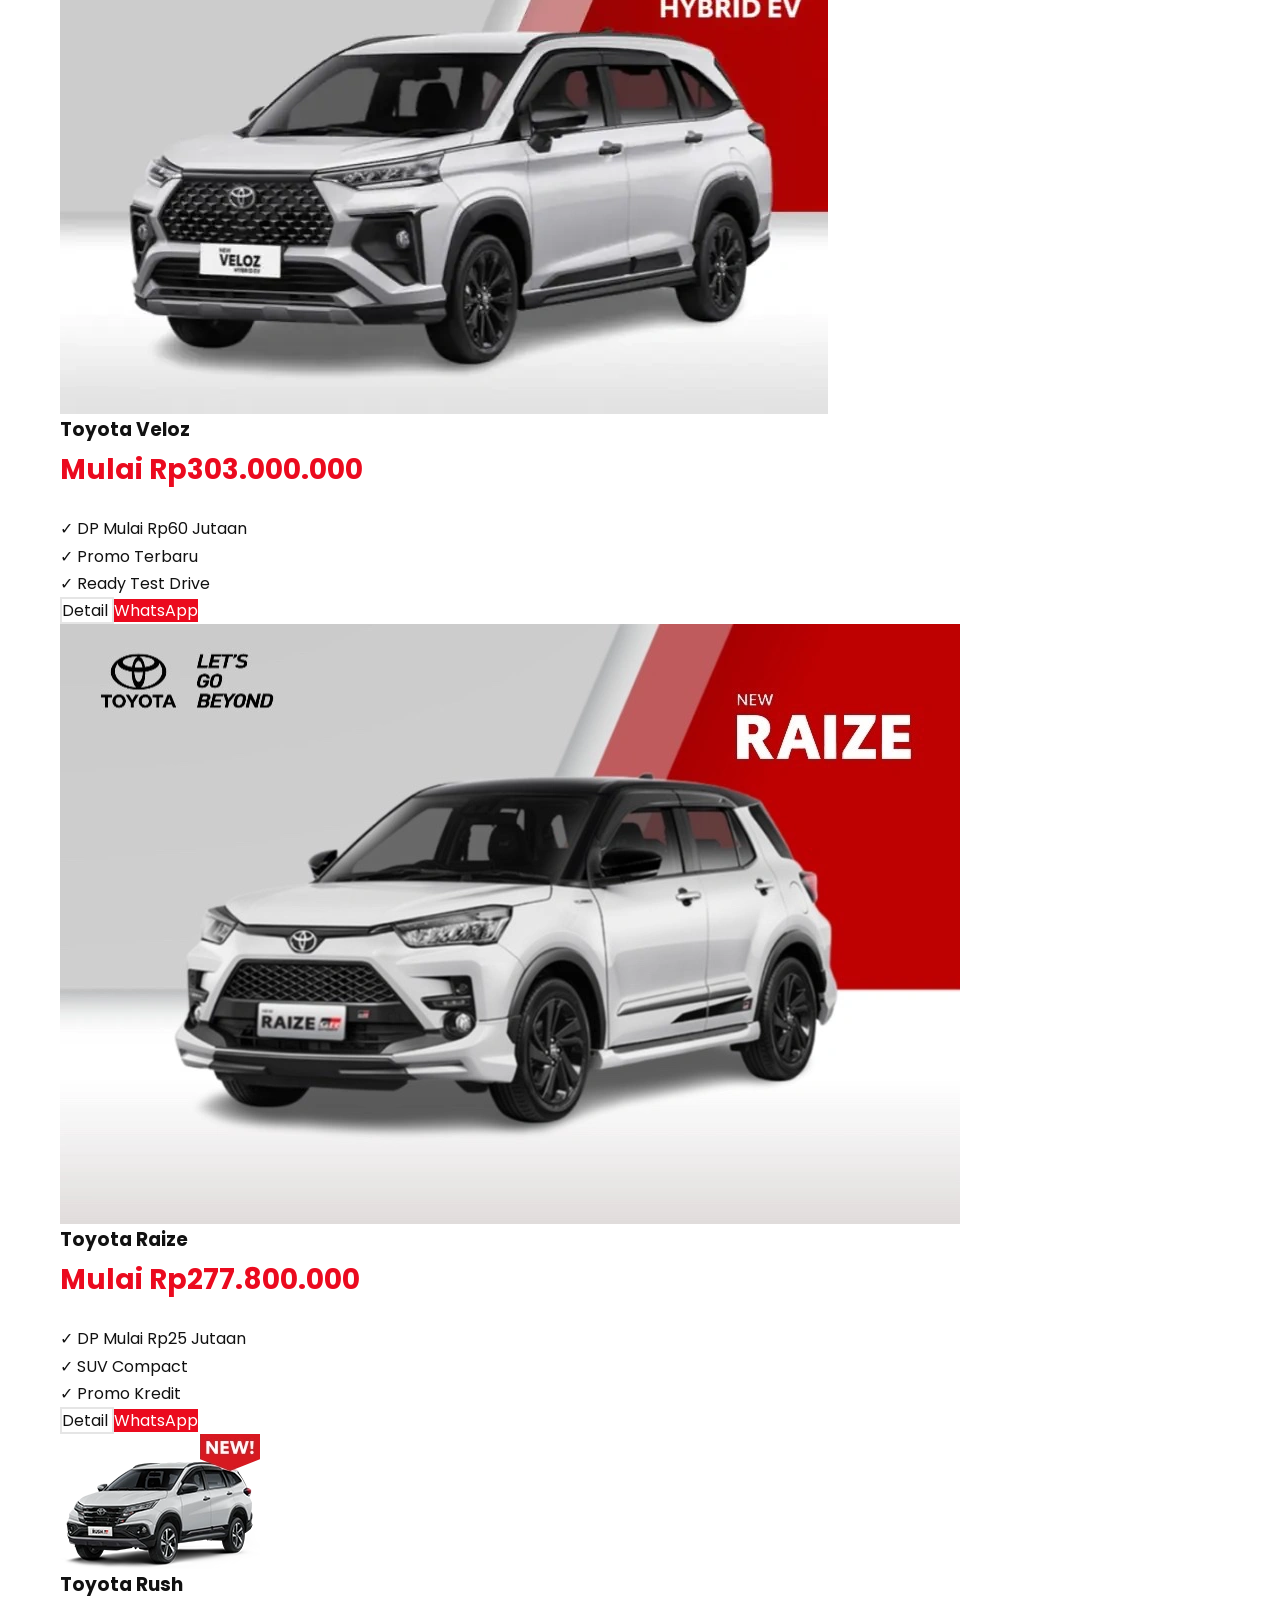
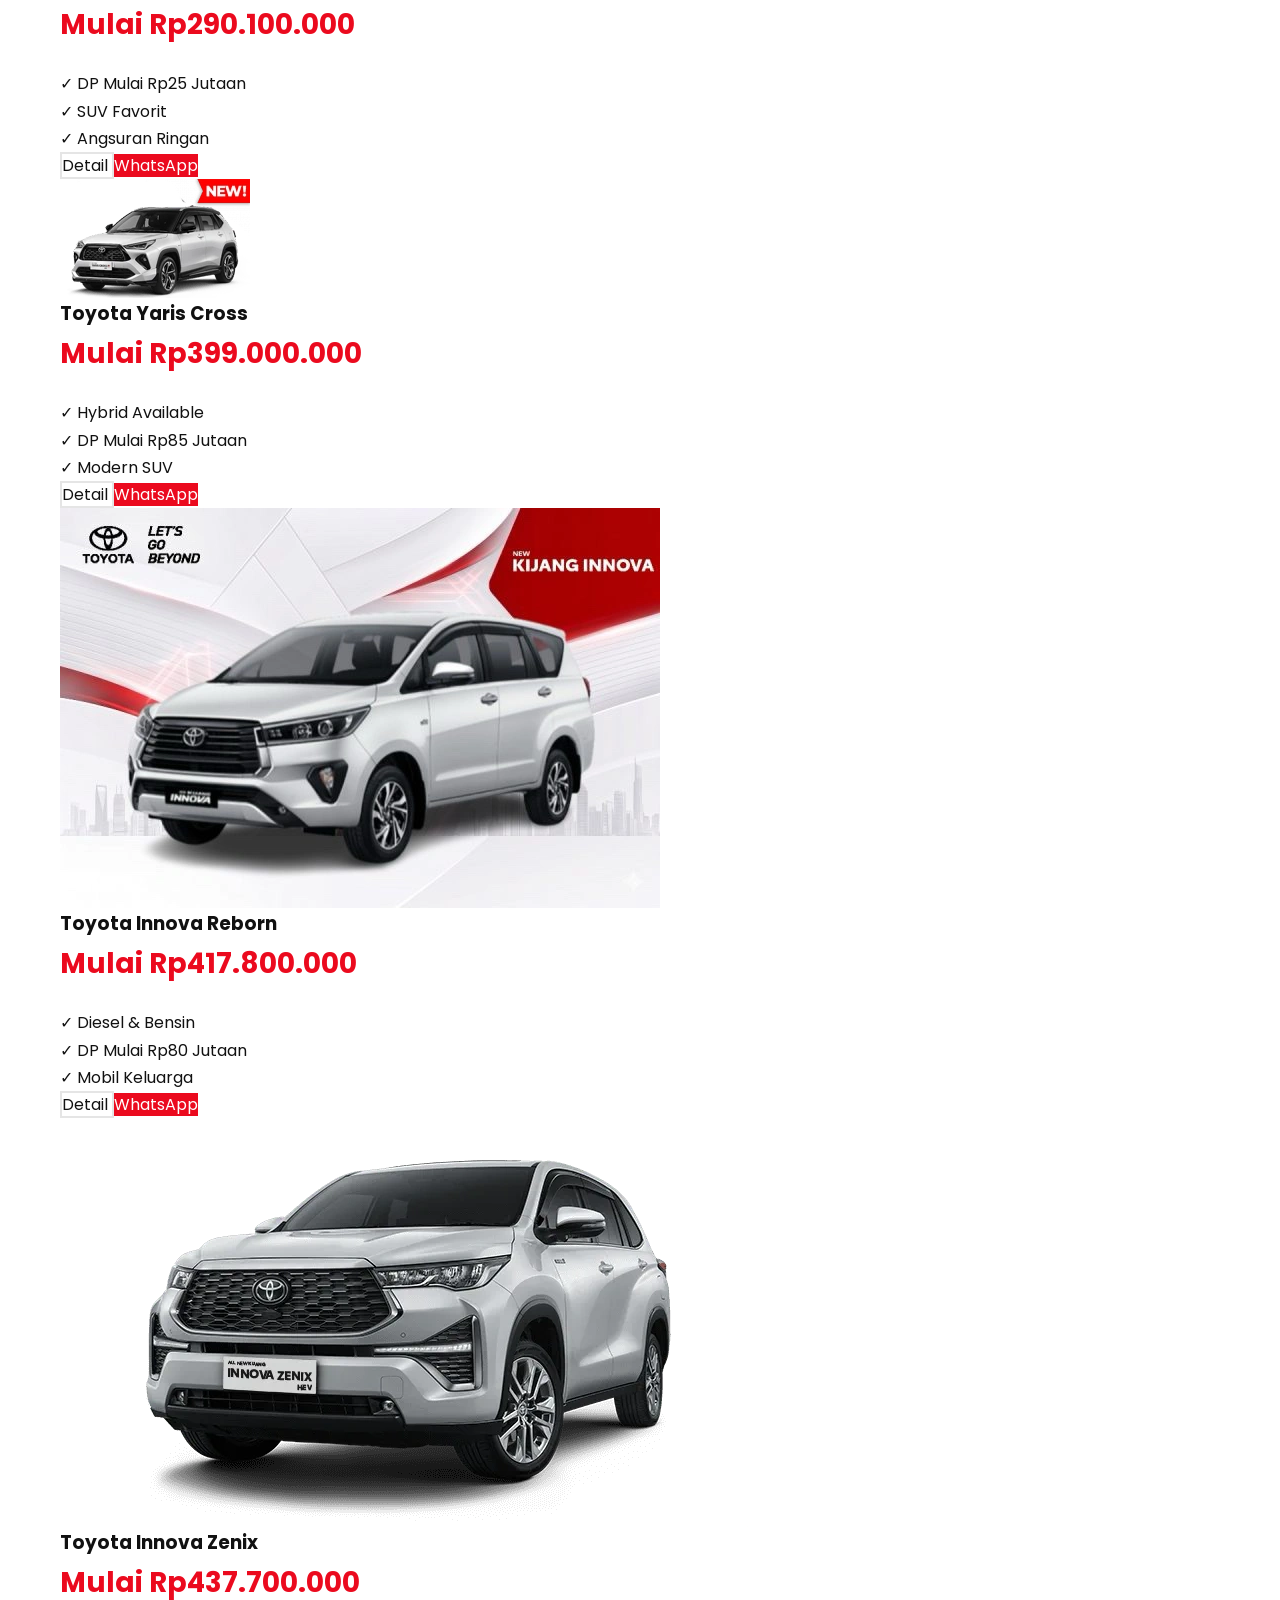
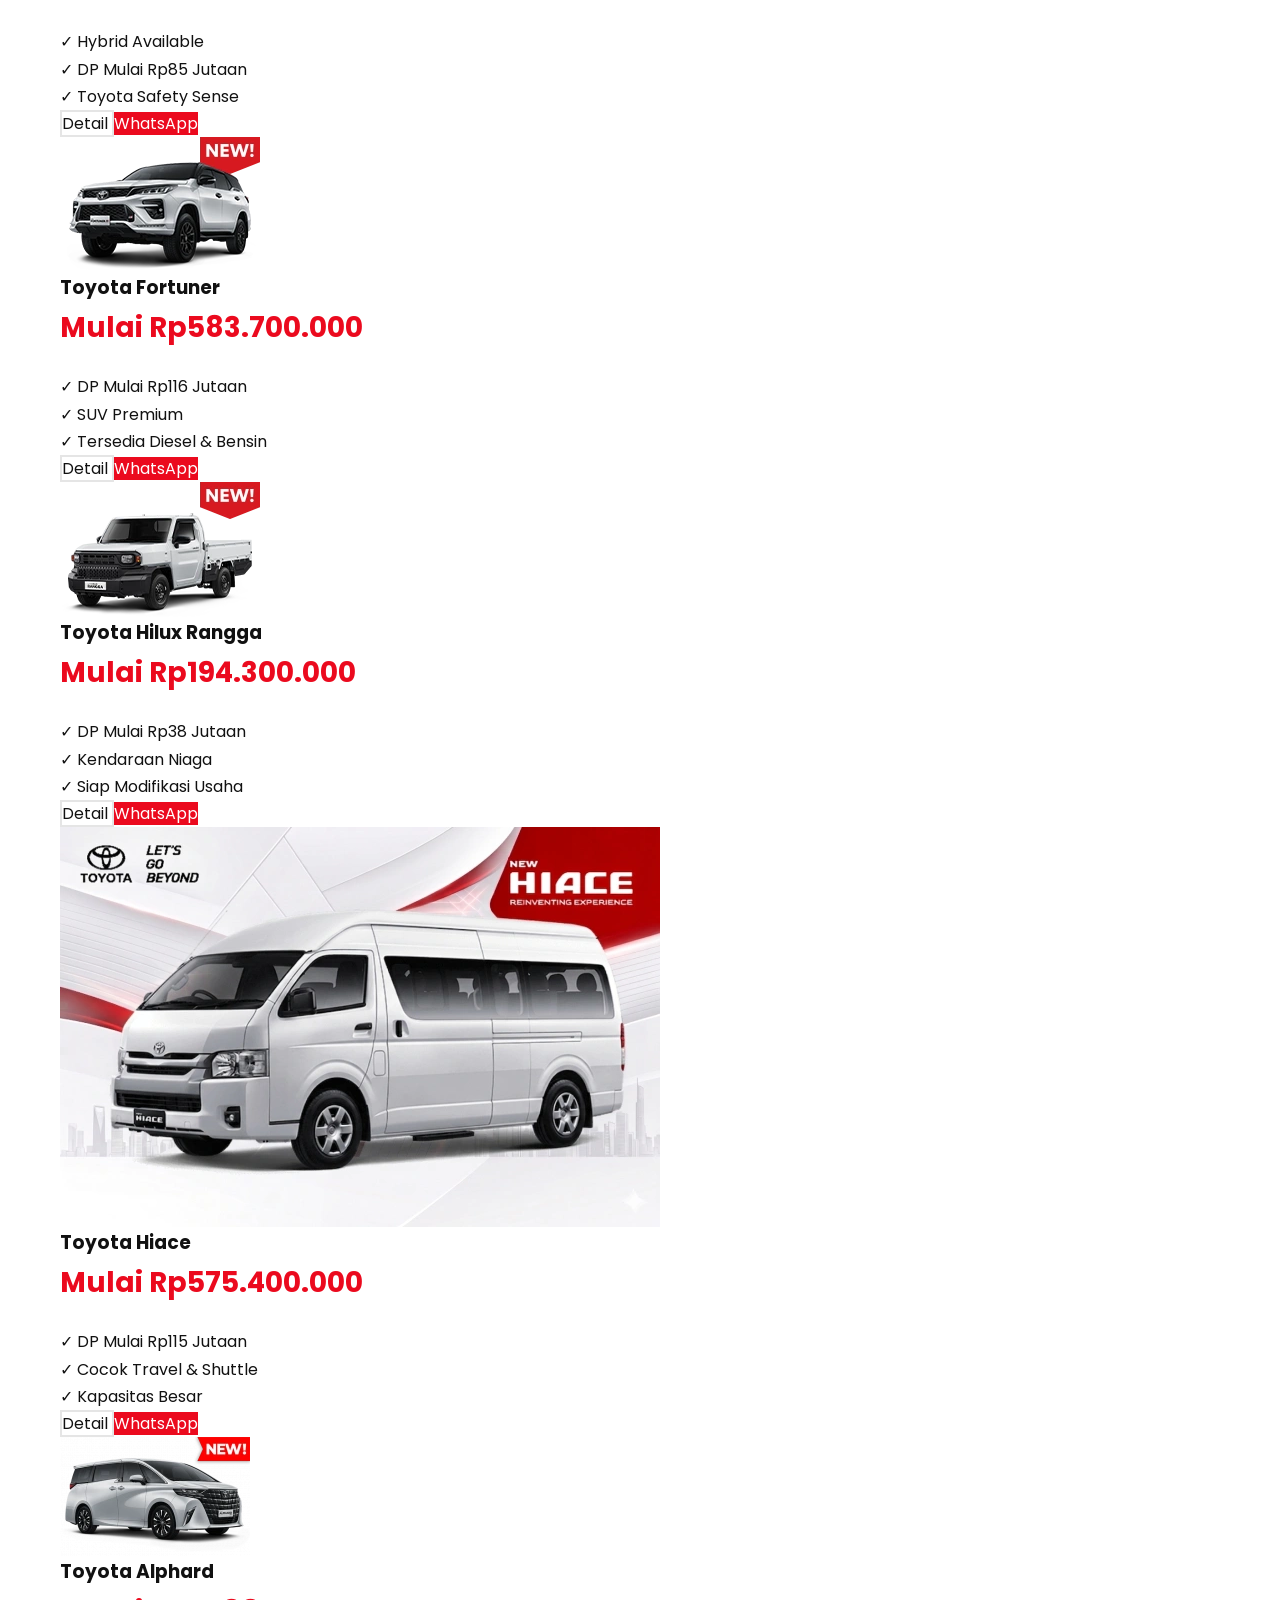
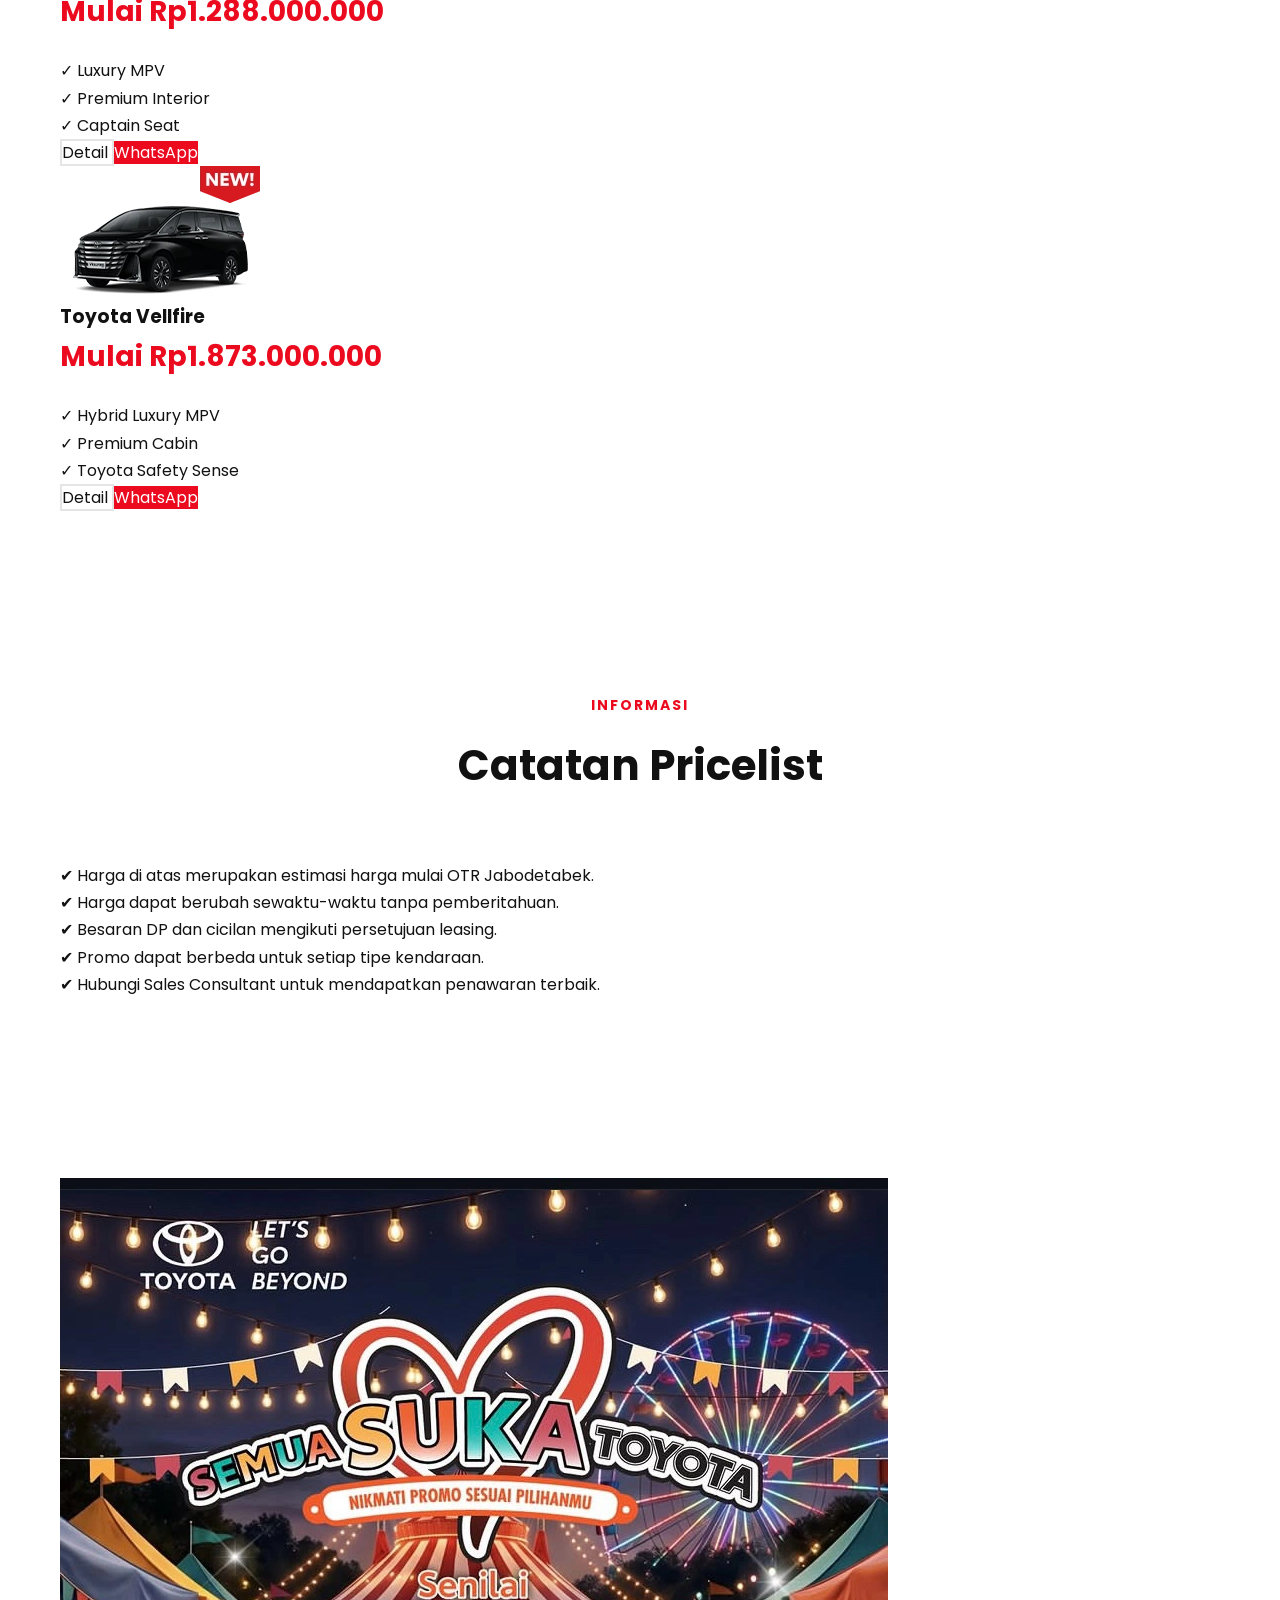
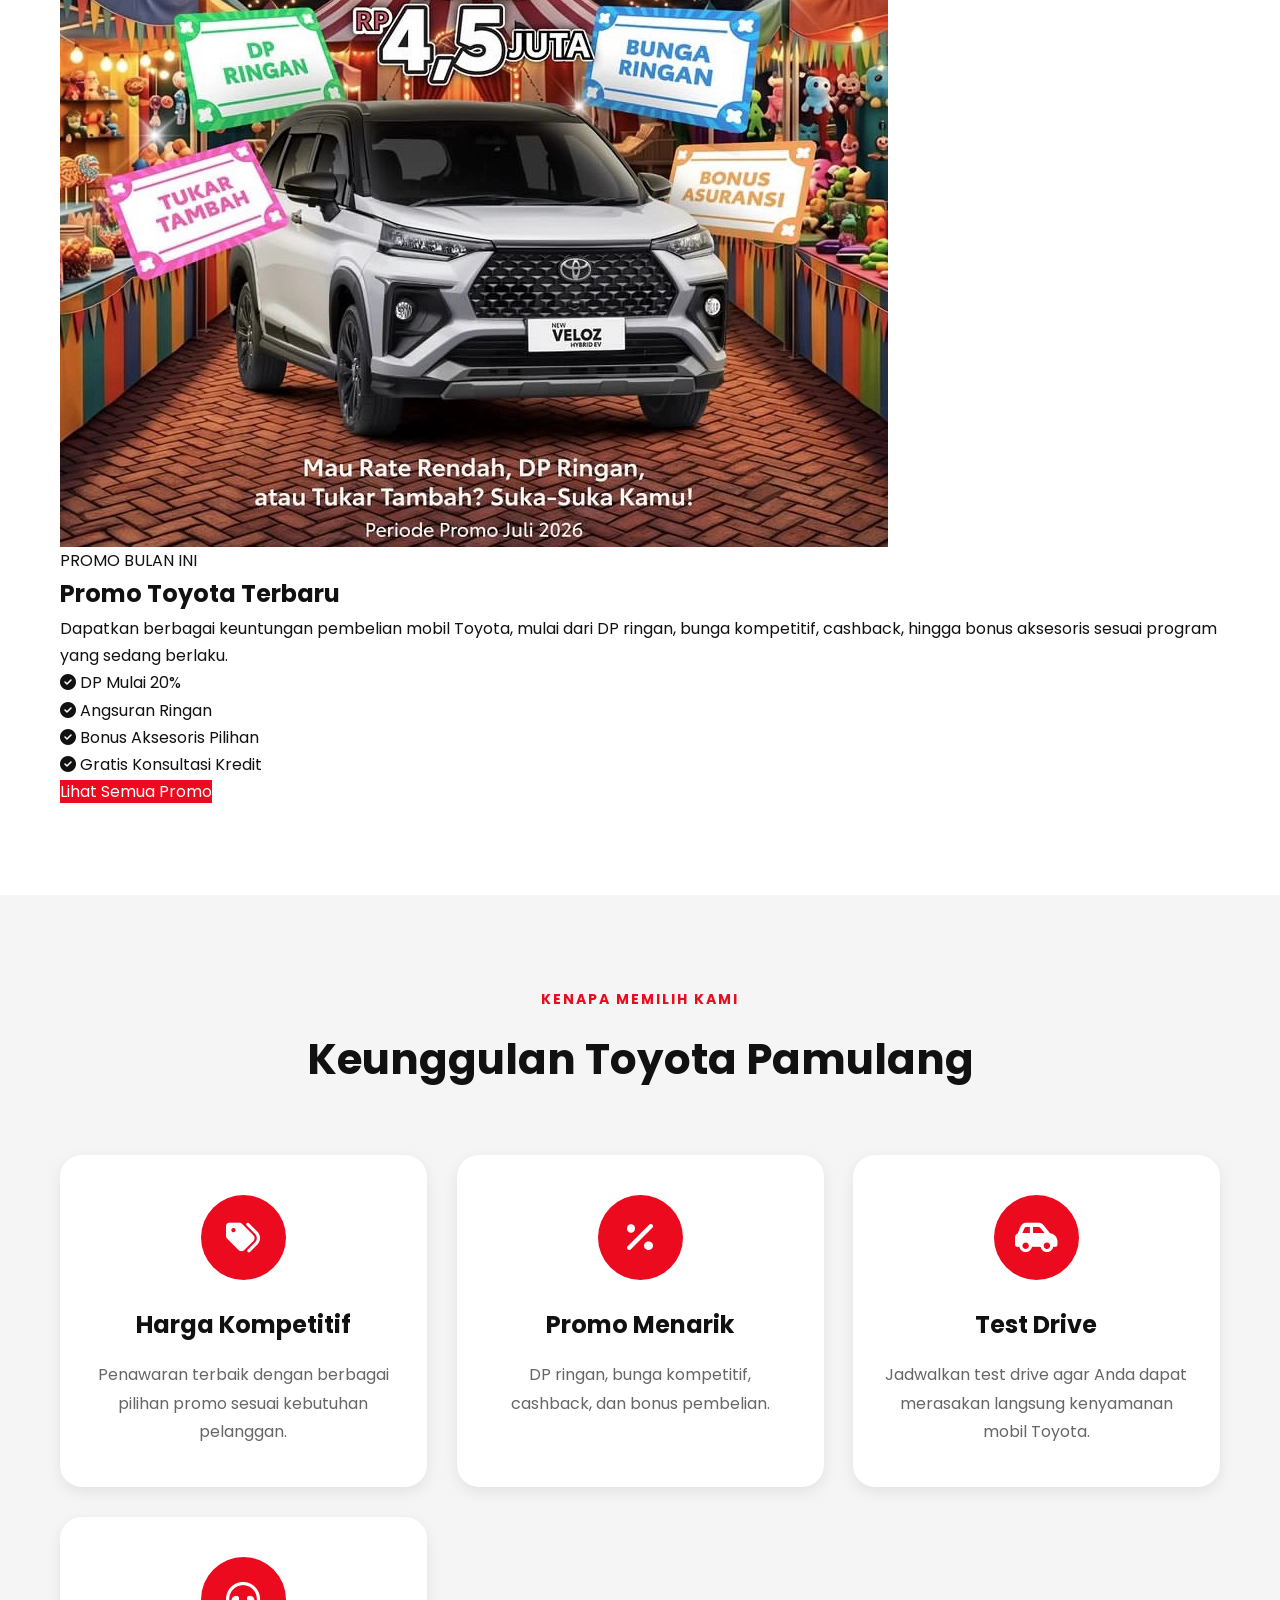
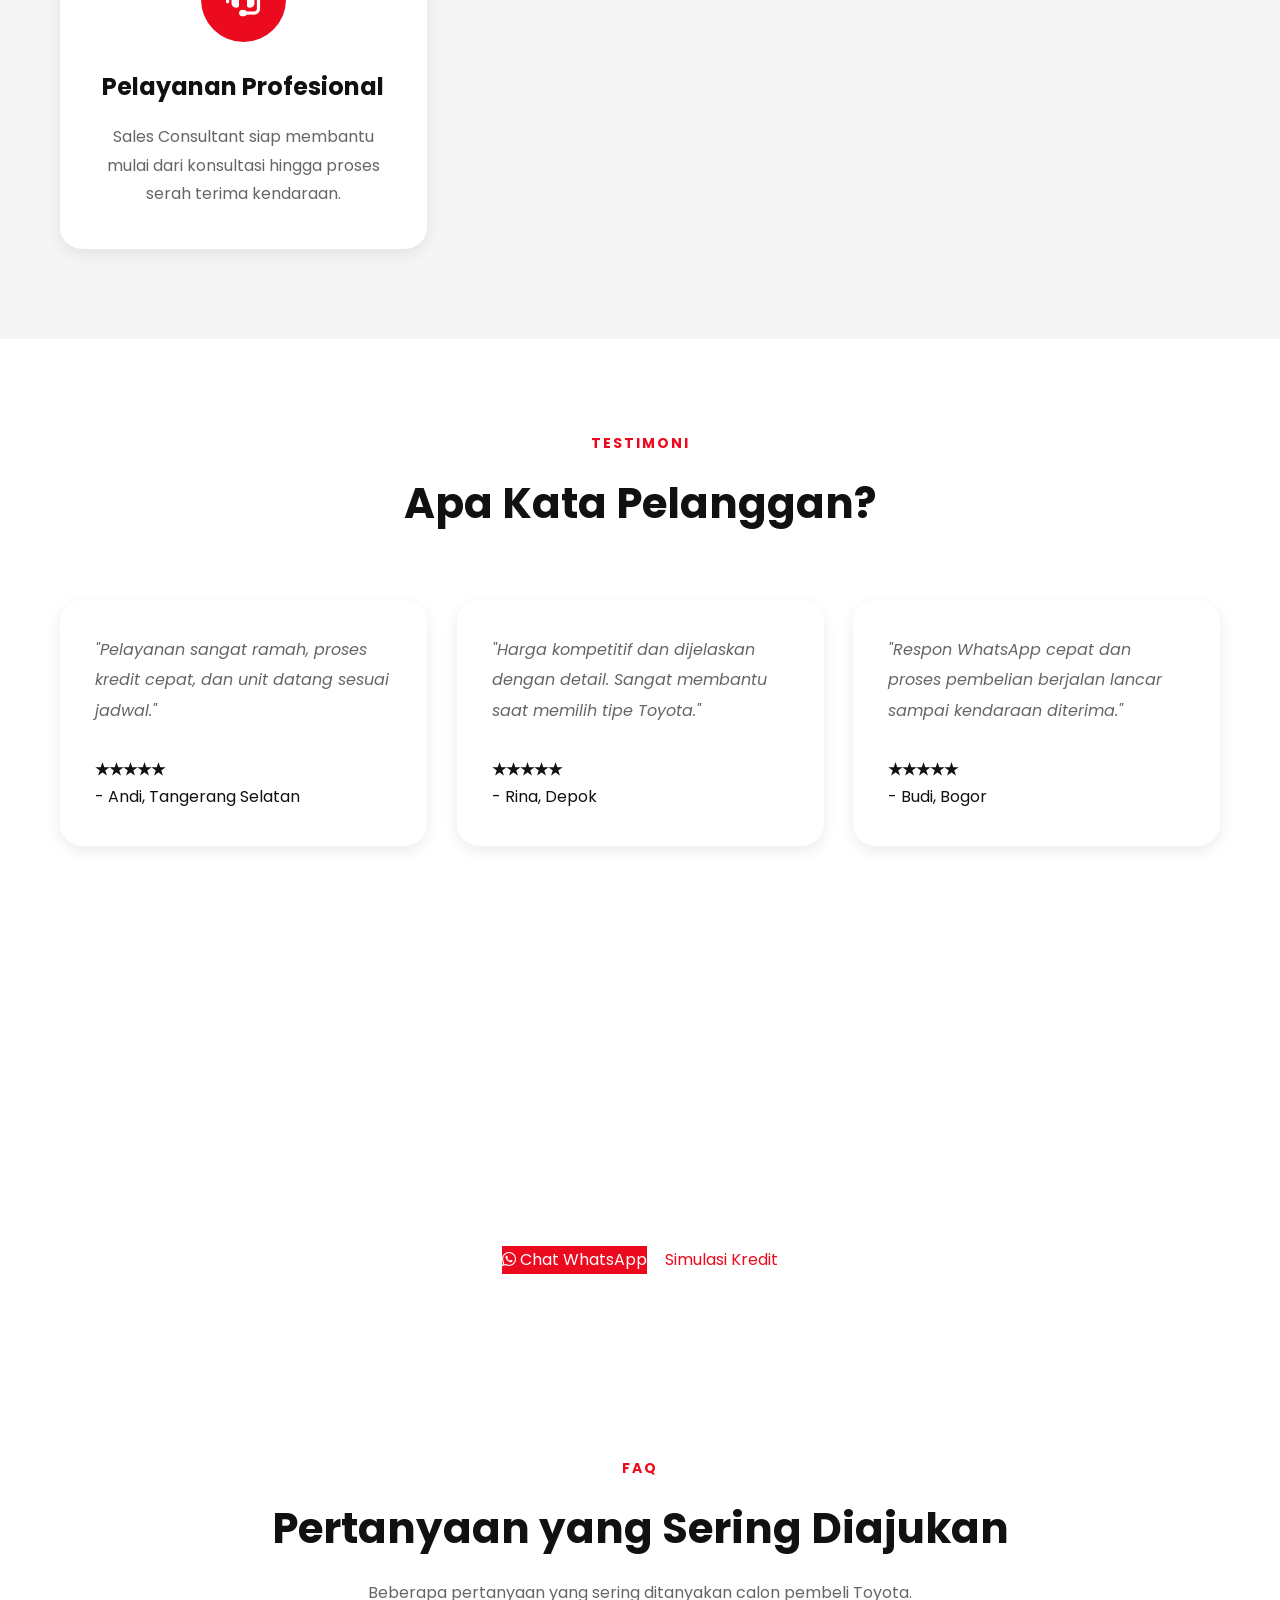
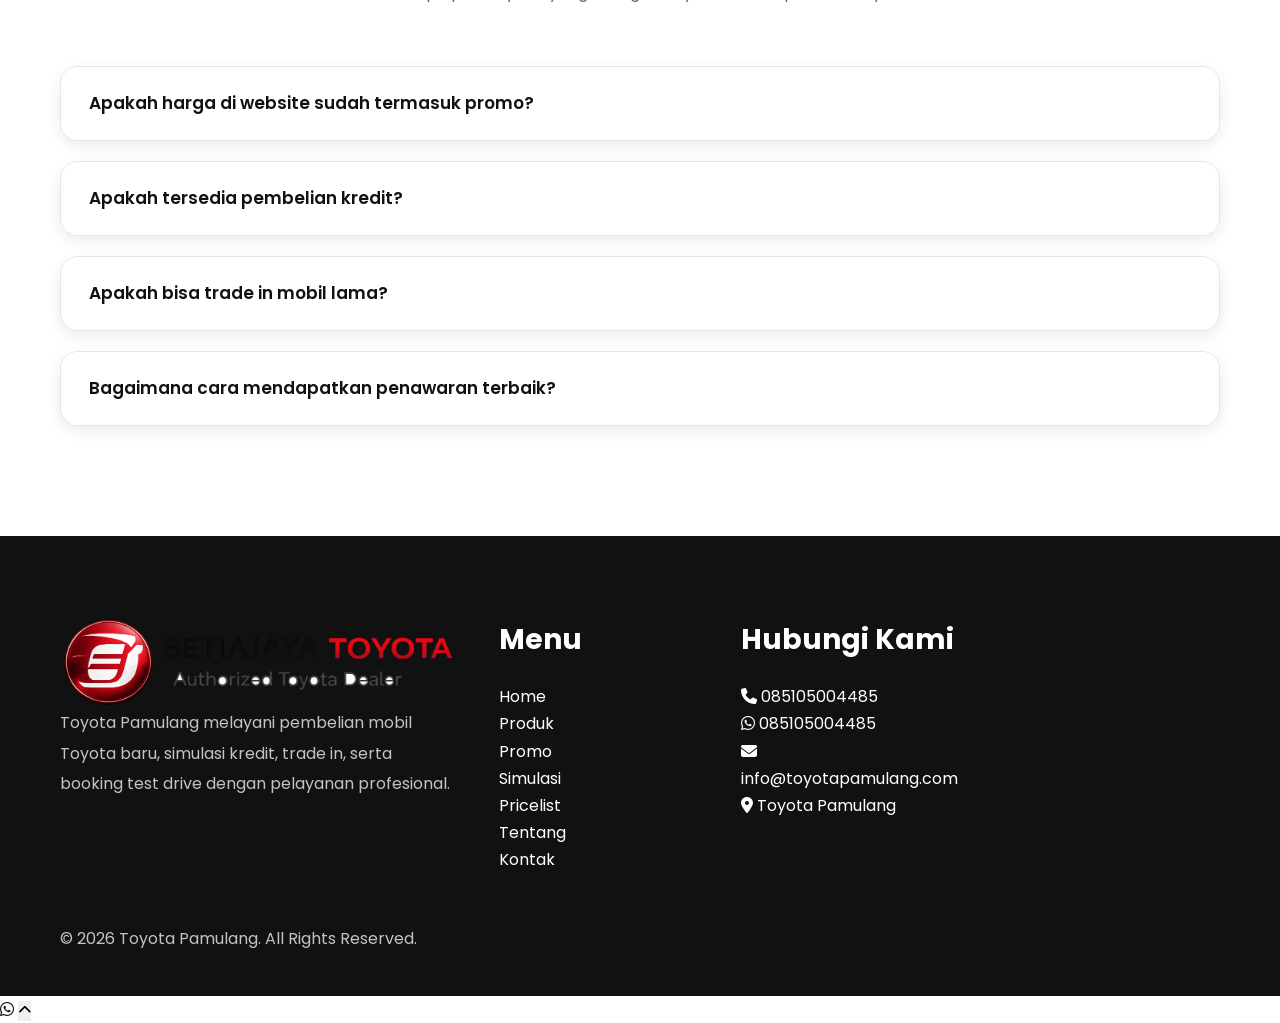
<file: pricelist.html>
<!DOCTYPE html>
<html lang="id">

<head>

<meta charset="UTF-8">

<meta name="viewport" content="width=device-width, initial-scale=1.0">

<title>Pricelist Toyota Pamulang | Harga Mobil Toyota Terbaru</title>

<meta name="description"
content="Lihat daftar harga mobil Toyota terbaru. Harga OTR, DP mulai, promo dan konsultasi pembelian Toyota Pamulang.">

<meta name="keywords"
content="Harga Toyota, Pricelist Toyota, Toyota Pamulang, Harga Mobil Toyota">

<meta property="og:title"
content="Pricelist Toyota Pamulang">

<meta property="og:description"
content="Daftar harga Toyota terbaru beserta promo menarik.">

<meta property="og:image"
content="images/hero.webp">

<meta property="og:type"
content="website">

<link rel="icon" href="favicon.ico">

<link rel="preconnect"
href="https://fonts.googleapis.com">

<link rel="preconnect"
href="https://fonts.gstatic.com"
crossorigin>

<link href="https://fonts.googleapis.com/css2?family=Poppins:wght@300;400;500;600;700;800&display=swap"
rel="stylesheet">

<link rel="stylesheet"
href="https://cdnjs.cloudflare.com/ajax/libs/font-awesome/6.6.0/css/all.min.css">

<link rel="stylesheet"
href="css/style.css">

<link rel="stylesheet"
href="css/responsive.css">

<link rel="stylesheet"
href="css/animation.css">

</head>

<body>

<!-- PRELOADER -->

<div id="preloader">

<div class="loader"></div>

</div>

<!-- HEADER -->

<header class="header">

<div class="container">

<div class="header-wrapper">

<a href="index.html" class="logo">

<img src="images/logo.png"
alt="Toyota Pamulang">

</a>

<nav class="navbar">

<a href="index.html">Home</a>

<a href="produk.html">Produk</a>

<a href="promo.html">Promo</a>

<a href="simulasi.html">Simulasi</a>

<a href="pricelist.html"
class="active">Pricelist</a>

<a href="tentang.html">Tentang</a>

<a href="kontak.html">Kontak</a>

</nav>

<div class="menu-toggle">

<span></span>
<span></span>
<span></span>

</div>

</div>

</div>

</header>

<!-- HERO -->

<section class="hero">

<div class="container">

<div class="hero-content">

<div class="hero-text fade-left">

<span class="hero-badge">

🚗 Pricelist Toyota 2026

</span>

<h1>

Daftar Harga
Toyota Terbaru

</h1>

<p>

Lihat harga OTR terbaru, estimasi DP, dan konsultasikan kebutuhan kendaraan Anda bersama Sales Consultant Toyota Pamulang.

</p>

<div class="hero-button">

<a href="#pricelist"

class="btn-primary">

Lihat Harga

</a>

<a href="https://wa.me/6285105004485?text=Halo%20Saya%20ingin%20Pricelist%20Toyota"

class="btn-secondary">

<i class="fab fa-whatsapp"></i>

Chat Sales

</a>

</div>

</div>

<div class="hero-image fade-right">

<img src="images/hero.webp"
alt="Pricelist Toyota">

</div>

</div>

</div>

</section>

<!-- =========================================
     PRICELIST
========================================= -->

<section id="pricelist">

<div class="container">

<div class="section-title fade-up">

<span>PRICELIST TOYOTA</span>

<h2>Harga OTR Toyota</h2>

<p>

Berikut adalah daftar harga OTR Toyota. Harga dapat berubah sewaktu-waktu mengikuti kebijakan dealer dan wilayah.

</p>

</div>

<div class="product-grid">
<!-- ==========================
     MPV & CITY CAR
========================== -->

<div class="product-card fade-up">

    <img src="images/agya.webp" alt="Toyota Agya">

    <div class="product-content">

        <h3>Toyota Agya</h3>

        <p class="price">Mulai Rp201.700.000</p>

        <ul>

            <li>✓ DP Mulai Rp15 Jutaan</li>
            <li>✓ Angsuran Ringan</li>
            <li>✓ Promo Toyota</li>

        </ul>

        <div class="product-button">

            <a href="produk.html" class="btn-secondary">

                Detail

            </a>

            <a href="https://wa.me/6285105004485?text=Halo%20Saya%20ingin%20Pricelist%20Toyota%20Agya"

                class="btn-primary">

                WhatsApp

            </a>

        </div>

    </div>

</div>

<div class="product-card fade-up delay-1">

    <img src="images/calya.webp" alt="Toyota Calya">

    <div class="product-content">

        <h3>Toyota Calya</h3>

        <p class="price">Mulai Rp193.700.000</p>

        <ul>

            <li>✓ DP Mulai Rp15 Jutaan</li>
            <li>✓ Kredit Mudah</li>
            <li>✓ Promo Dealer</li>

        </ul>

        <div class="product-button">

            <a href="produk.html" class="btn-secondary">

                Detail

            </a>

            <a href="https://wa.me/6285105004485?text=Halo%20Saya%20ingin%20Toyota%20Calya"

                class="btn-primary">

                WhatsApp

            </a>

        </div>

    </div>

</div>

<div class="product-card fade-up delay-2">

    <img src="images/avanza.webp" alt="Toyota Avanza">

    <div class="product-content">

        <h3>Toyota Avanza</h3>

        <p class="price">Mulai Rp244.200.000</p>

        <ul>

            <li>✓ DP Mulai Rp20 Jutaan</li>
            <li>✓ Cicilan Ringan</li>
            <li>✓ Free Konsultasi</li>

        </ul>

        <div class="product-button">

            <a href="produk.html" class="btn-secondary">

                Detail

            </a>

            <a href="https://wa.me/6285105004485?text=Halo%20Saya%20ingin%20Toyota%20Avanza"

                class="btn-primary">

                WhatsApp

            </a>

        </div>

    </div>

</div>

<div class="product-card fade-up delay-3">

    <img src="images/veloz.webp" alt="Toyota Veloz">

    <div class="product-content">

        <h3>Toyota Veloz</h3>

        <p class="price">Mulai Rp303.000.000</p>

        <ul>

            <li>✓ DP Mulai Rp60 Jutaan</li>
            <li>✓ Promo Terbaru</li>
            <li>✓ Ready Test Drive</li>

        </ul>

        <div class="product-button">

            <a href="produk.html" class="btn-secondary">

                Detail

            </a>

            <a href="https://wa.me/6285105004485?text=Halo%20Saya%20ingin%20Toyota%20Veloz"

                class="btn-primary">

                WhatsApp

            </a>

        </div>

    </div>

</div>

<div class="product-card fade-up">

    <img src="images/raize.webp" alt="Toyota Raize">

    <div class="product-content">

        <h3>Toyota Raize</h3>

        <p class="price">Mulai Rp277.800.000</p>

        <ul>

            <li>✓ DP Mulai Rp25 Jutaan</li>
            <li>✓ SUV Compact</li>
            <li>✓ Promo Kredit</li>

        </ul>

        <div class="product-button">

            <a href="produk.html" class="btn-secondary">

                Detail

            </a>

            <a href="https://wa.me/6285105004485?text=Halo%20Saya%20ingin%20Toyota%20Raize"

                class="btn-primary">

                WhatsApp

            </a>

        </div>

    </div>

</div>

<div class="product-card fade-up delay-1">

    <img src="images/rush.webp" alt="Toyota Rush">

    <div class="product-content">

        <h3>Toyota Rush</h3>

        <p class="price">Mulai Rp290.100.000</p>

        <ul>

            <li>✓ DP Mulai Rp25 Jutaan</li>
            <li>✓ SUV Favorit</li>
            <li>✓ Angsuran Ringan</li>

        </ul>

        <div class="product-button">

            <a href="produk.html" class="btn-secondary">

                Detail

            </a>

            <a href="https://wa.me/6285105004485?text=Halo%20Saya%20ingin%20Toyota%20Rush"

                class="btn-primary">

                WhatsApp

            </a>

        </div>

    </div>

</div>

<div class="product-card fade-up delay-2">

    <img src="images/yaris-cross.webp" alt="Toyota Yaris Cross">

    <div class="product-content">

        <h3>Toyota Yaris Cross</h3>

        <p class="price">Mulai Rp399.000.000</p>

        <ul>

            <li>✓ Hybrid Available</li>
            <li>✓ DP Mulai Rp85 Jutaan</li>
            <li>✓ Modern SUV</li>

        </ul>

        <div class="product-button">

            <a href="produk.html" class="btn-secondary">

                Detail

            </a>

            <a href="https://wa.me/6285105004485?text=Halo%20Saya%20ingin%20Toyota%20Yaris%20Cross"

                class="btn-primary">

                WhatsApp

            </a>

        </div>

    </div>

</div>

<div class="product-card fade-up delay-3">

    <img src="images/innova-reborn.webp" alt="Toyota Innova Reborn">

    <div class="product-content">

        <h3>Toyota Innova Reborn</h3>

        <p class="price">Mulai Rp417.800.000</p>

        <ul>

            <li>✓ Diesel & Bensin</li>
            <li>✓ DP Mulai Rp80 Jutaan</li>
            <li>✓ Mobil Keluarga</li>

        </ul>

        <div class="product-button">

            <a href="produk.html" class="btn-secondary">

                Detail

            </a>

            <a href="https://wa.me/6285105004485?text=Halo%20Saya%20ingin%20Toyota%20Innova%20Reborn"

                class="btn-primary">

                WhatsApp

            </a>

        </div>

    </div>

</div>

<div class="product-card fade-up">

    <img src="images/innova-zenix.webp" alt="Toyota Innova Zenix">

    <div class="product-content">

        <h3>Toyota Innova Zenix</h3>

        <p class="price">Mulai Rp437.700.000</p>

        <ul>

            <li>✓ Hybrid Available</li>
            <li>✓ DP Mulai Rp85 Jutaan</li>
            <li>✓ Toyota Safety Sense</li>

        </ul>

        <div class="product-button">

            <a href="produk.html" class="btn-secondary">

                Detail

            </a>

            <a href="https://wa.me/6285105004485?text=Halo%20Saya%20ingin%20Toyota%20Innova%20Zenix"

                class="btn-primary">

                WhatsApp

            </a>

        </div>

    </div>

</div>
<!-- ==========================
     SUV PREMIUM & COMMERCIAL
========================== -->

<div class="product-card fade-up delay-1">

    <img src="images/fortuner.webp" alt="Toyota Fortuner">

    <div class="product-content">

        <h3>Toyota Fortuner</h3>

        <p class="price">Mulai Rp583.700.000</p>

        <ul>

            <li>✓ DP Mulai Rp116 Jutaan</li>
            <li>✓ SUV Premium</li>
            <li>✓ Tersedia Diesel & Bensin</li>

        </ul>

        <div class="product-button">

            <a href="produk.html" class="btn-secondary">

                Detail

            </a>

            <a href="https://wa.me/6285105004485?text=Halo%20Saya%20ingin%20Toyota%20Fortuner"

                class="btn-primary">

                WhatsApp

            </a>

        </div>

    </div>

</div>

<div class="product-card fade-up delay-2">

    <img src="images/rangga.webp" alt="Toyota Hilux Rangga">

    <div class="product-content">

        <h3>Toyota Hilux Rangga</h3>

        <p class="price">Mulai Rp194.300.000</p>

        <ul>

            <li>✓ DP Mulai Rp38 Jutaan</li>
            <li>✓ Kendaraan Niaga</li>
            <li>✓ Siap Modifikasi Usaha</li>

        </ul>

        <div class="product-button">

            <a href="produk.html" class="btn-secondary">

                Detail

            </a>

            <a href="https://wa.me/6285105004485?text=Halo%20Saya%20ingin%20Toyota%20Hilux%20Rangga"

                class="btn-primary">

                WhatsApp

            </a>

        </div>

    </div>

</div>

<div class="product-card fade-up delay-3">

    <img src="images/hiace.webp" alt="Toyota Hiace">

    <div class="product-content">

        <h3>Toyota Hiace</h3>

        <p class="price">Mulai Rp575.400.000</p>

        <ul>

            <li>✓ DP Mulai Rp115 Jutaan</li>
            <li>✓ Cocok Travel & Shuttle</li>
            <li>✓ Kapasitas Besar</li>

        </ul>

        <div class="product-button">

            <a href="produk.html" class="btn-secondary">

                Detail

            </a>

            <a href="https://wa.me/6285105004485?text=Halo%20Saya%20ingin%20Toyota%20Hiace"

                class="btn-primary">

                WhatsApp

            </a>

        </div>

    </div>

</div>

<div class="product-card fade-up">

    <img src="images/alphard.webp" alt="Toyota Alphard">

    <div class="product-content">

        <h3>Toyota Alphard</h3>

        <p class="price">Mulai Rp1.288.000.000</p>

        <ul>

            <li>✓ Luxury MPV</li>
            <li>✓ Premium Interior</li>
            <li>✓ Captain Seat</li>

        </ul>

        <div class="product-button">

            <a href="produk.html" class="btn-secondary">

                Detail

            </a>

            <a href="https://wa.me/6285105004485?text=Halo%20Saya%20ingin%20Toyota%20Alphard"

                class="btn-primary">

                WhatsApp

            </a>

        </div>

    </div>

</div>

<div class="product-card fade-up delay-1">

    <img src="images/vellfire.webp" alt="Toyota Vellfire">

    <div class="product-content">

        <h3>Toyota Vellfire</h3>

        <p class="price">Mulai Rp1.873.000.000</p>

        <ul>

            <li>✓ Hybrid Luxury MPV</li>
            <li>✓ Premium Cabin</li>
            <li>✓ Toyota Safety Sense</li>

        </ul>

        <div class="product-button">

            <a href="produk.html" class="btn-secondary">

                Detail

            </a>

            <a href="https://wa.me/6285105004485?text=Halo%20Saya%20ingin%20Toyota%20Vellfire"

                class="btn-primary">

                WhatsApp

            </a>

        </div>

    </div>

</div>

</div>

</div>

</section>

<!-- =========================================
     CATATAN HARGA
========================================= -->

<section class="info">

    <div class="container">

        <div class="section-title fade-up">

            <span>INFORMASI</span>

            <h2>Catatan Pricelist</h2>

        </div>

        <div class="info-box fade-up">

            <ul>

                <li>✔ Harga di atas merupakan estimasi harga mulai OTR Jabodetabek.</li>

                <li>✔ Harga dapat berubah sewaktu-waktu tanpa pemberitahuan.</li>

                <li>✔ Besaran DP dan cicilan mengikuti persetujuan leasing.</li>

                <li>✔ Promo dapat berbeda untuk setiap tipe kendaraan.</li>

                <li>✔ Hubungi Sales Consultant untuk mendapatkan penawaran terbaik.</li>

            </ul>

        </div>

    </div>

</section>
<!-- =========================================
     PROMO SPESIAL
========================================= -->

<section class="promo">

    <div class="container">

        <div class="promo-content">

            <div class="promo-image fade-left">

                <img src="images/promo-banner.webp" alt="Promo Toyota">

            </div>

            <div class="promo-text fade-right">

                <span>PROMO BULAN INI</span>

                <h2>Promo Toyota Terbaru</h2>

                <p>

                    Dapatkan berbagai keuntungan pembelian mobil Toyota,
                    mulai dari DP ringan, bunga kompetitif, cashback,
                    hingga bonus aksesoris sesuai program yang sedang berlaku.

                </p>

                <ul class="promo-list">

                    <li><i class="fas fa-check-circle"></i> DP Mulai 20%</li>

                    <li><i class="fas fa-check-circle"></i> Angsuran Ringan</li>

                    <li><i class="fas fa-check-circle"></i> Bonus Aksesoris Pilihan</li>

                    <li><i class="fas fa-check-circle"></i> Gratis Konsultasi Kredit</li>

                </ul>

                <a href="promo.html" class="btn-primary">

                    Lihat Semua Promo

                </a>

            </div>

        </div>

    </div>

</section>

<!-- =========================================
     KEUNGGULAN
========================================= -->

<section class="why-us">

    <div class="container">

        <div class="section-title fade-up">

            <span>KENAPA MEMILIH KAMI</span>

            <h2>Keunggulan Toyota Pamulang</h2>

        </div>

        <div class="why-grid">

            <div class="why-card fade-up">

                <i class="fas fa-tags"></i>

                <h3>Harga Kompetitif</h3>

                <p>

                    Penawaran terbaik dengan berbagai pilihan promo
                    sesuai kebutuhan pelanggan.

                </p>

            </div>

            <div class="why-card fade-up delay-1">

                <i class="fas fa-percent"></i>

                <h3>Promo Menarik</h3>

                <p>

                    DP ringan, bunga kompetitif,
                    cashback, dan bonus pembelian.

                </p>

            </div>

            <div class="why-card fade-up delay-2">

                <i class="fas fa-car-side"></i>

                <h3>Test Drive</h3>

                <p>

                    Jadwalkan test drive agar Anda dapat merasakan
                    langsung kenyamanan mobil Toyota.

                </p>

            </div>

            <div class="why-card fade-up delay-3">

                <i class="fas fa-headset"></i>

                <h3>Pelayanan Profesional</h3>

                <p>

                    Sales Consultant siap membantu mulai dari
                    konsultasi hingga proses serah terima kendaraan.

                </p>

            </div>

        </div>

    </div>

</section>

<!-- =========================================
     TESTIMONI
========================================= -->

<section class="testimonial">

    <div class="container">

        <div class="section-title fade-up">

            <span>TESTIMONI</span>

            <h2>Apa Kata Pelanggan?</h2>

        </div>

        <div class="testimonial-grid">

            <div class="testimonial-card fade-up">

                <p>

                    "Pelayanan sangat ramah, proses kredit cepat,
                    dan unit datang sesuai jadwal."

                </p>

                <h4>★★★★★</h4>

                <span>- Andi, Tangerang Selatan</span>

            </div>

            <div class="testimonial-card fade-up delay-1">

                <p>

                    "Harga kompetitif dan dijelaskan dengan detail.
                    Sangat membantu saat memilih tipe Toyota."

                </p>

                <h4>★★★★★</h4>

                <span>- Rina, Depok</span>

            </div>

            <div class="testimonial-card fade-up delay-2">

                <p>

                    "Respon WhatsApp cepat dan proses pembelian
                    berjalan lancar sampai kendaraan diterima."

                </p>

                <h4>★★★★★</h4>

                <span>- Budi, Bogor</span>

            </div>

        </div>

    </div>

</section>

<!-- =========================================
     CTA
========================================= -->

<section class="cta">

    <div class="container">

        <div class="cta-box fade-up">

            <span>KONSULTASI GRATIS</span>

            <h2>Butuh Penawaran Terbaik?</h2>

            <p>

                Hubungi Sales Consultant Toyota Pamulang sekarang
                untuk mendapatkan pricelist terbaru,
                simulasi kredit, dan promo yang sesuai kebutuhan Anda.

            </p>

            <div class="cta-button">

                <a href="https://wa.me/6285105004485?text=Halo%20Saya%20ingin%20penawaran%20Toyota"

                    class="btn-primary">

                    <i class="fab fa-whatsapp"></i>

                    Chat WhatsApp

                </a>

                <a href="simulasi.html"

                    class="btn-secondary">

                    Simulasi Kredit

                </a>

            </div>

        </div>

    </div>

</section>
<!-- =========================================
     FAQ
========================================= -->

<section class="faq">

    <div class="container">

        <div class="section-title fade-up">

            <span>FAQ</span>

            <h2>Pertanyaan yang Sering Diajukan</h2>

            <p>
                Beberapa pertanyaan yang sering ditanyakan calon pembeli Toyota.
            </p>

        </div>

        <div class="faq-item">

            <div class="faq-question">

                Apakah harga di website sudah termasuk promo?

            </div>

            <div class="faq-answer">

                <p>

                    Harga yang ditampilkan merupakan harga mulai (OTR).
                    Promo dapat berbeda tergantung tipe kendaraan,
                    metode pembayaran, dan periode pembelian.

                </p>

            </div>

        </div>

        <div class="faq-item">

            <div class="faq-question">

                Apakah tersedia pembelian kredit?

            </div>

            <div class="faq-answer">

                <p>

                    Ya. Kami melayani pembelian tunai maupun kredit
                    melalui berbagai perusahaan pembiayaan (leasing).

                </p>

            </div>

        </div>

        <div class="faq-item">

            <div class="faq-question">

                Apakah bisa trade in mobil lama?

            </div>

            <div class="faq-answer">

                <p>

                    Bisa. Kami menerima program tukar tambah
                    dengan proses appraisal terlebih dahulu.

                </p>

            </div>

        </div>

        <div class="faq-item">

            <div class="faq-question">

                Bagaimana cara mendapatkan penawaran terbaik?

            </div>

            <div class="faq-answer">

                <p>

                    Klik tombol WhatsApp pada halaman ini.
                    Sales Consultant akan mengirimkan promo,
                    pricelist terbaru, simulasi kredit,
                    serta jadwal test drive.

                </p>

            </div>

        </div>

    </div>

</section>

<!-- =========================================
     FOOTER
========================================= -->

<footer class="footer">

    <div class="container">

        <div class="footer-grid">

            <div class="footer-about">

                <img src="images/logo.png" alt="Toyota Pamulang">

                <p>

                    Toyota Pamulang melayani pembelian mobil Toyota baru,
                    simulasi kredit, trade in,
                    serta booking test drive dengan pelayanan profesional.

                </p>

            </div>

            <div>

                <h3>Menu</h3>

                <ul>

                    <li><a href="index.html">Home</a></li>

                    <li><a href="produk.html">Produk</a></li>

                    <li><a href="promo.html">Promo</a></li>

                    <li><a href="simulasi.html">Simulasi</a></li>

                    <li><a href="pricelist.html">Pricelist</a></li>

                    <li><a href="tentang.html">Tentang</a></li>

                    <li><a href="kontak.html">Kontak</a></li>

                </ul>

            </div>

            <div>

                <h3>Hubungi Kami</h3>

                <ul>

                    <li>

                        <i class="fas fa-phone"></i>

                        085105004485

                    </li>

                    <li>

                        <i class="fab fa-whatsapp"></i>

                        085105004485

                    </li>

                    <li>

                        <i class="fas fa-envelope"></i>

                        info@toyotapamulang.com

                    </li>

                    <li>

                        <i class="fas fa-map-marker-alt"></i>

                        Toyota Pamulang

                    </li>

                </ul>

            </div>

        </div>

        <div class="copyright">

            <p>

                © 2026 Toyota Pamulang. All Rights Reserved.

            </p>

        </div>

    </div>

</footer>

<!-- =========================================
     FLOATING WHATSAPP
========================================= -->

<a href="https://wa.me/6285105004485?text=Halo%20Saya%20ingin%20Pricelist%20Toyota"
   class="floating-whatsapp"
   target="_blank"
   aria-label="WhatsApp">

    <i class="fab fa-whatsapp"></i>

</a>

<!-- =========================================
     BACK TO TOP
========================================= -->

<button id="backToTop">

    <i class="fas fa-chevron-up"></i>

</button>

<!-- =========================================
     SCRIPT
========================================= -->

<script src="js/script.js"></script>

</body>

</html>
</file>
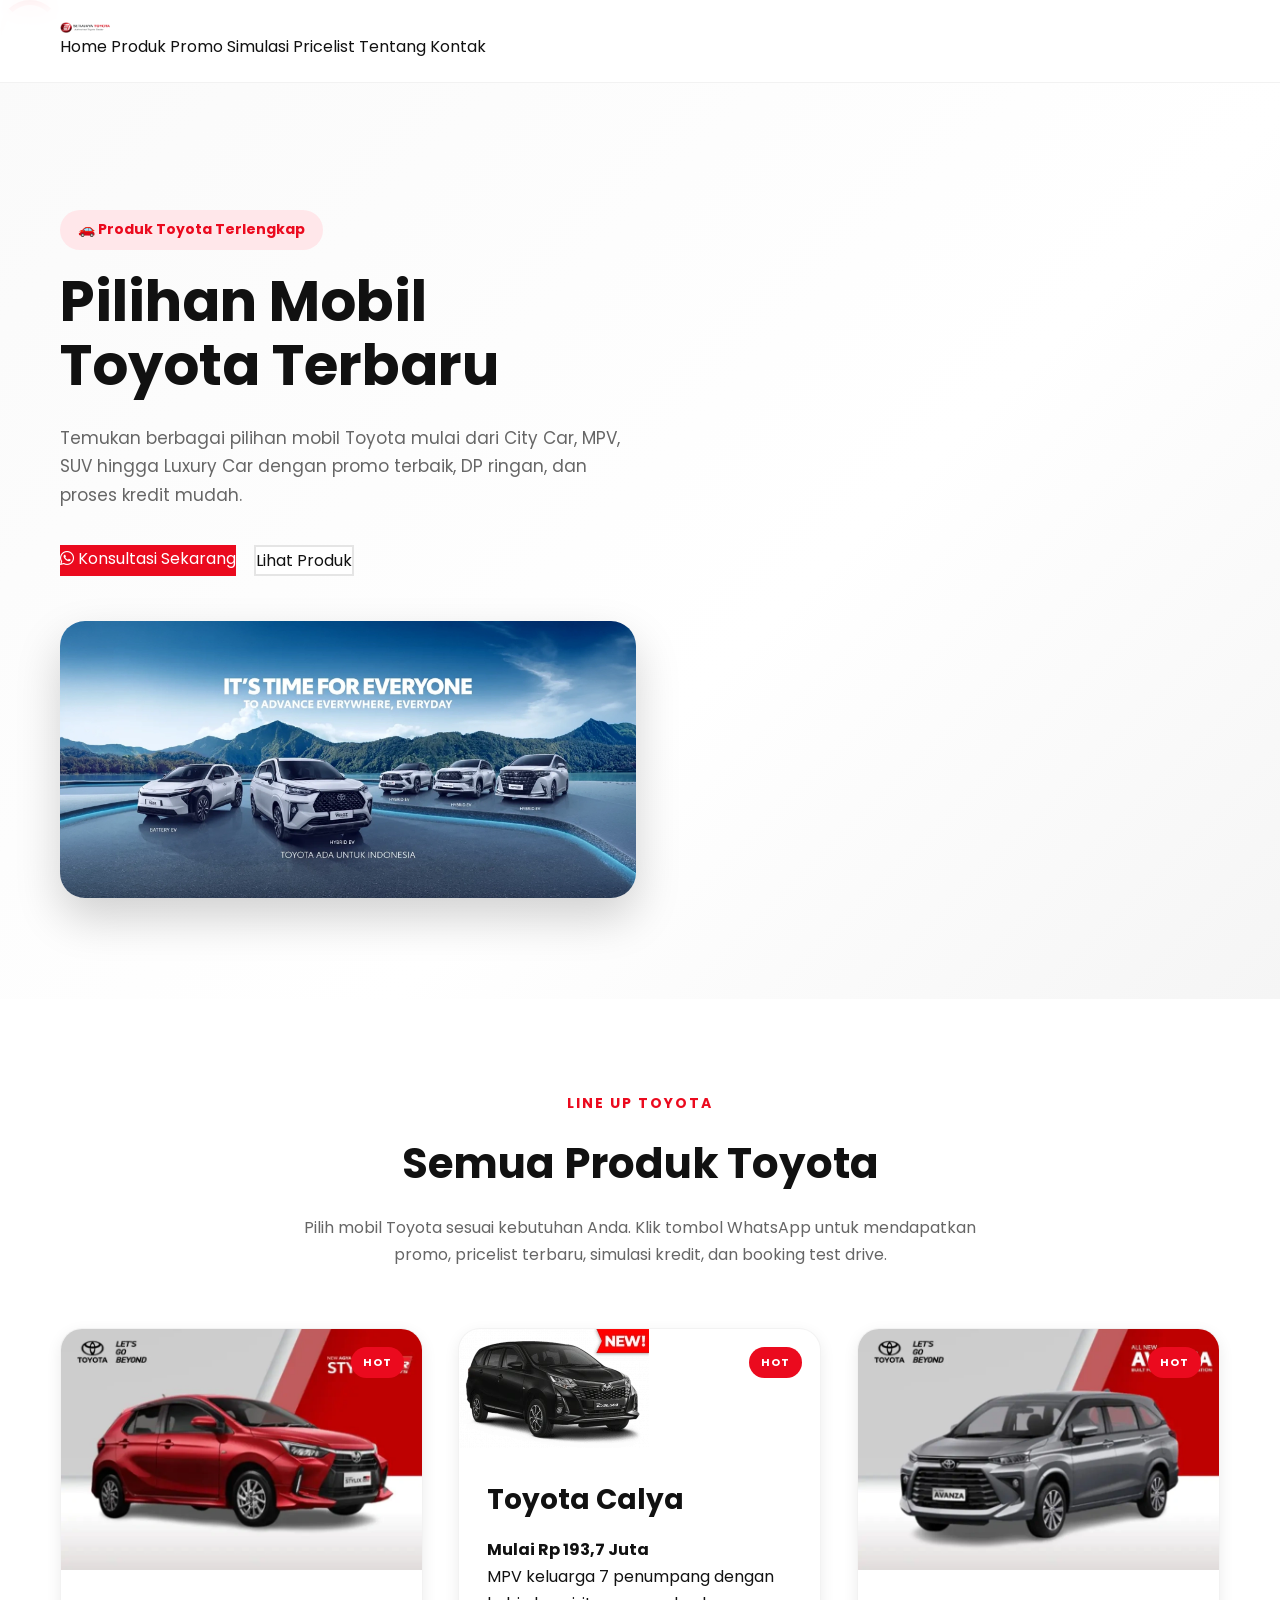
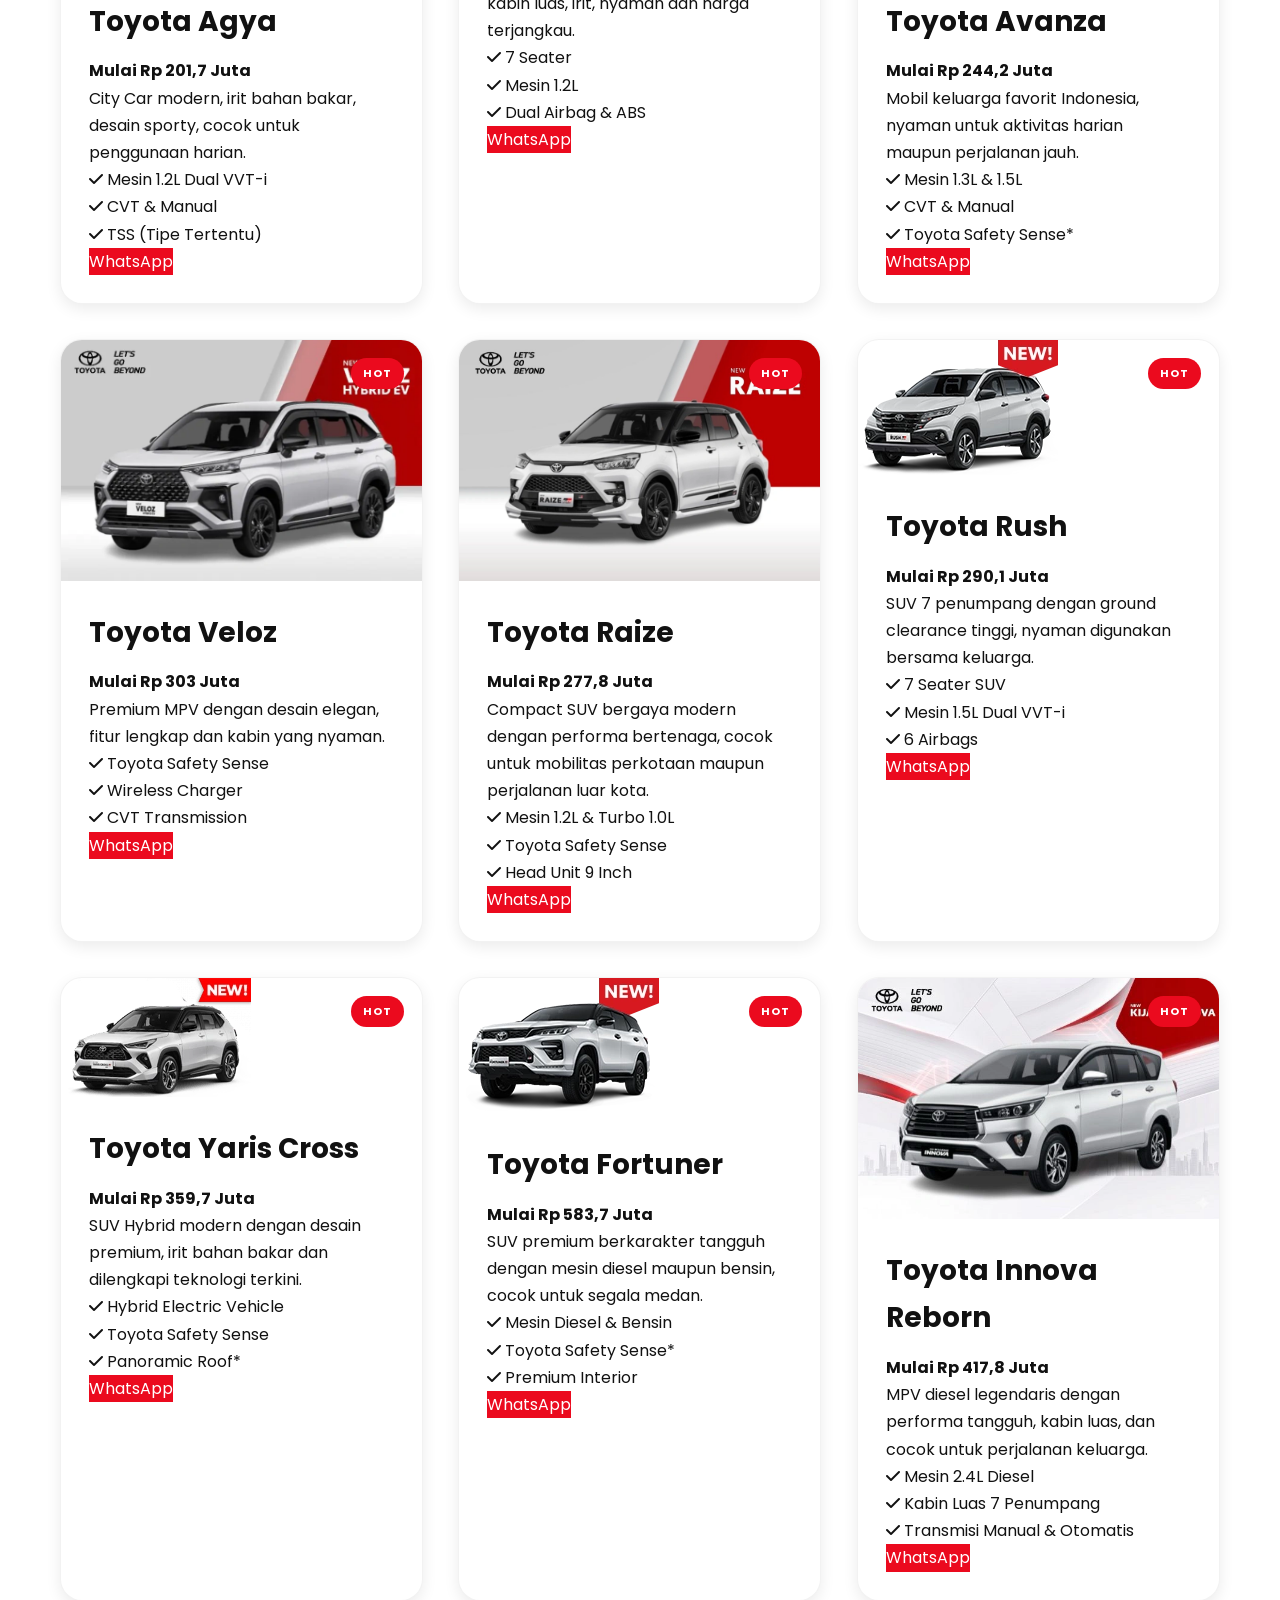
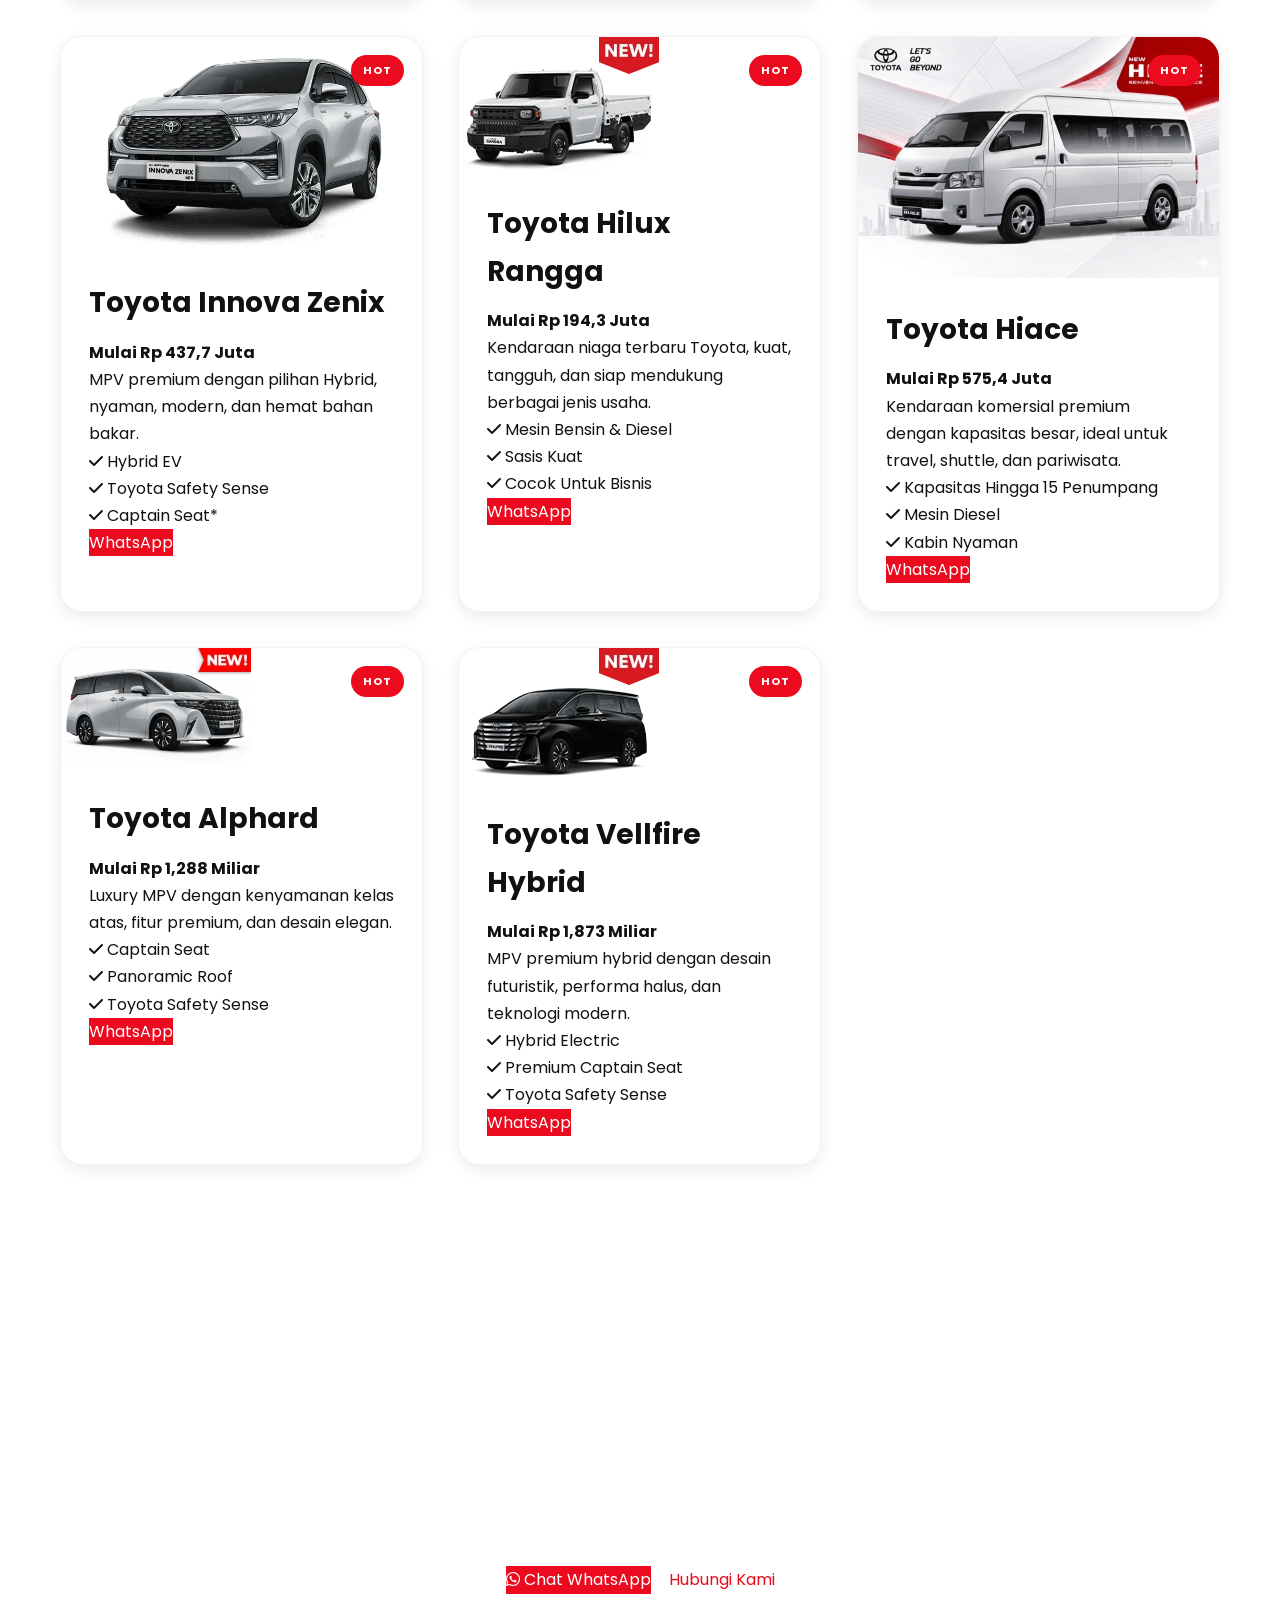
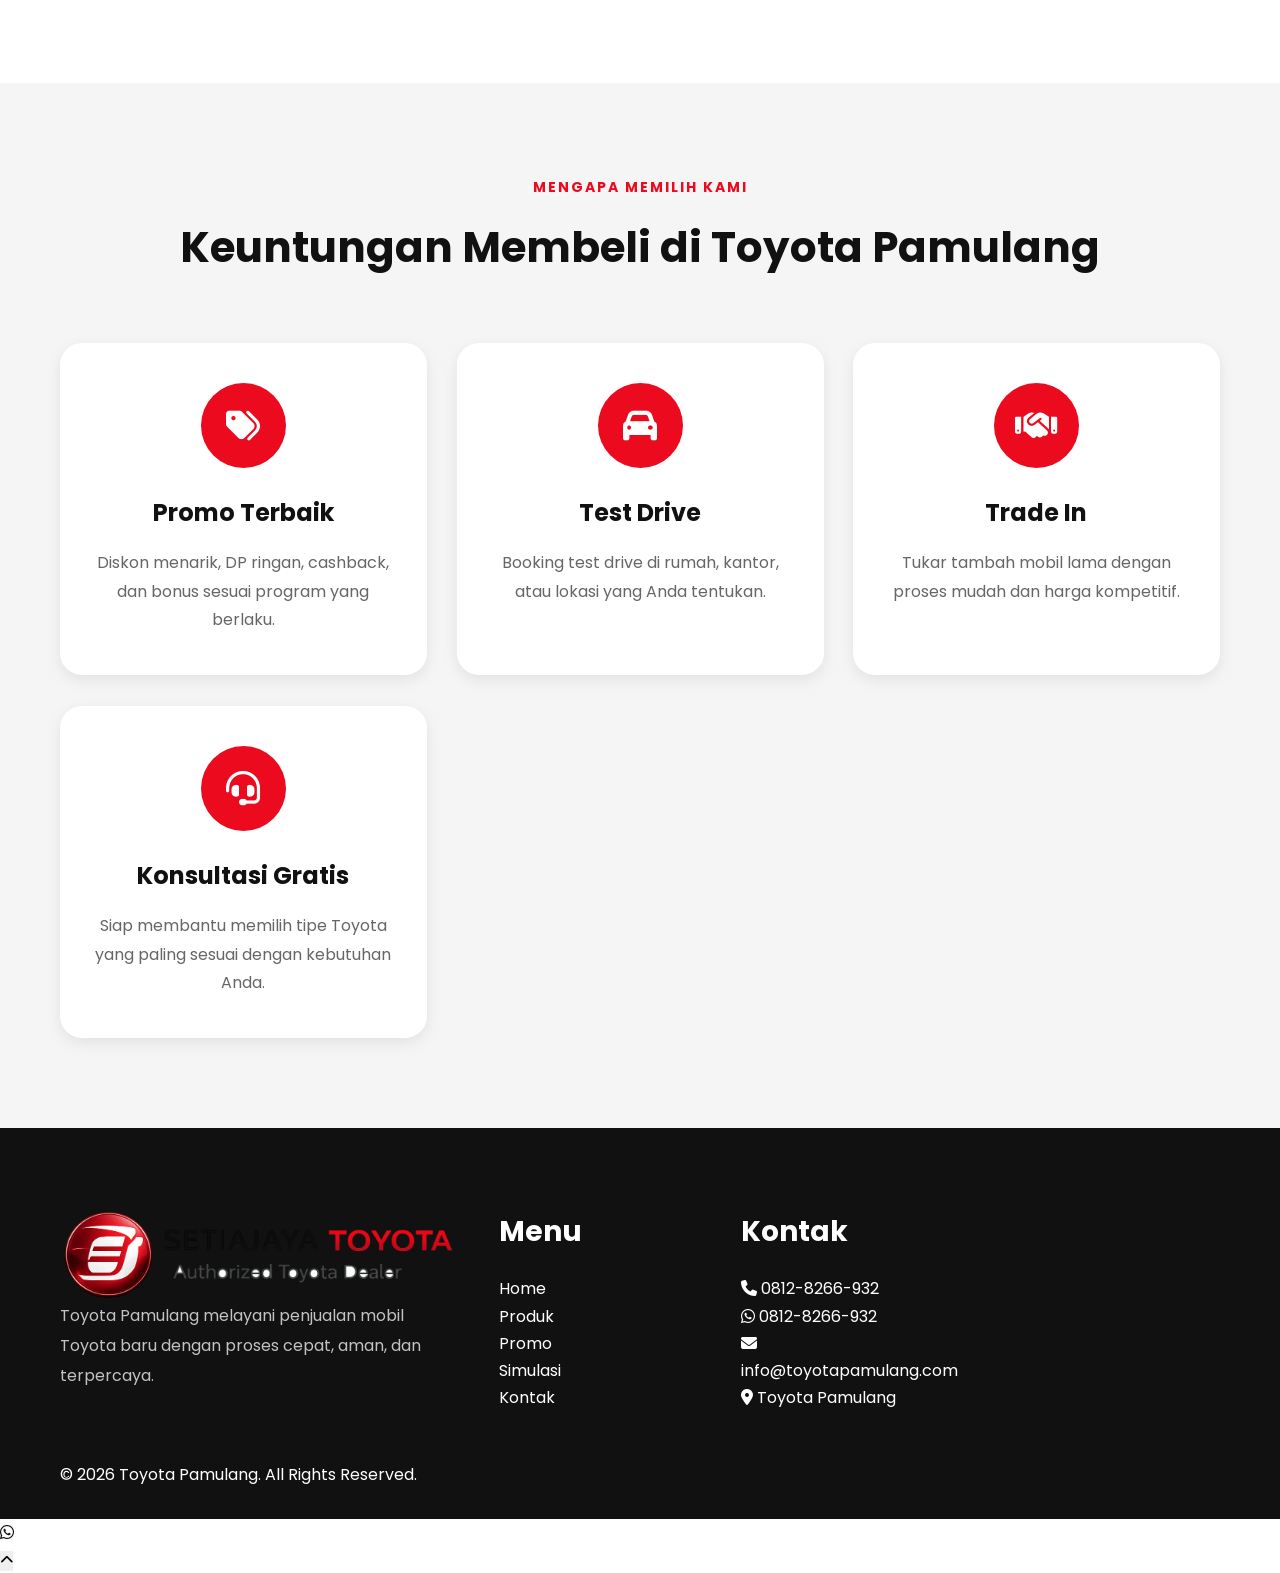
<file: produk.html>
<!DOCTYPE html>
<html lang="id">

<head>

    <meta charset="UTF-8">
    <meta name="viewport" content="width=device-width, initial-scale=1.0">

    <title>Produk Toyota Terbaru | Toyota Pamulang</title>

    <meta name="description"
        content="Lihat daftar mobil Toyota terbaru mulai dari Agya, Calya, Avanza, Veloz, Raize, Rush, Yaris Cross, Zenix, Fortuner hingga Alphard.">

    <meta name="keywords"
        content="Toyota Pamulang, Mobil Toyota, Harga Toyota, Promo Toyota, Avanza, Veloz, Raize, Rush, Fortuner, Alphard">

    <meta name="author" content="Toyota Pamulang">

    <meta property="og:title" content="Produk Toyota Terbaru">
    <meta property="og:description"
        content="Temukan mobil Toyota impian Anda dengan promo terbaik.">
    <meta property="og:image" content="images/hero.webp">
    <meta property="og:type" content="website">

    <link rel="icon" href="favicon.ico">

    <!-- Google Font -->
    <link rel="preconnect" href="https://fonts.googleapis.com">

    <link rel="preconnect" href="https://fonts.gstatic.com" crossorigin>

    <link href="https://fonts.googleapis.com/css2?family=Poppins:wght@300;400;500;600;700;800&display=swap"
        rel="stylesheet">

    <!-- Font Awesome -->
    <link rel="stylesheet"
        href="https://cdnjs.cloudflare.com/ajax/libs/font-awesome/6.6.0/css/all.min.css">

    <!-- CSS -->
    <link rel="stylesheet" href="css/style.css">

    <link rel="stylesheet" href="css/responsive.css">

    <link rel="stylesheet" href="css/animation.css">

</head>

<body>

    <!-- PRELOADER -->

    <div id="preloader">

        <div class="loader"></div>

    </div>

    <!-- HEADER -->

    <header class="header">

        <div class="container">

            <div class="header-wrapper">

                <a href="index.html" class="logo">

                    <img src="images/logo.png" alt="Toyota Pamulang">

                </a>

                <nav class="navbar">

                    <a href="index.html">Home</a>

                    <a href="produk.html" class="active">Produk</a>

                    <a href="promo.html">Promo</a>

                    <a href="simulasi.html">Simulasi</a>

                    <a href="pricelist.html">Pricelist</a>

                    <a href="tentang.html">Tentang</a>

                    <a href="kontak.html">Kontak</a>

                </nav>

                <div class="menu-toggle">

                    <span></span>
                    <span></span>
                    <span></span>

                </div>

            </div>

        </div>

    </header>

    <!-- HERO -->

    <section class="hero">

        <div class="container">

            <div class="hero-content">

                <div class="hero-text fade-left">

                    <span class="hero-badge">
                        🚗 Produk Toyota Terlengkap
                    </span>

                    <h1>
                        Pilihan Mobil Toyota
                        Terbaru
                    </h1>

                    <p>

                        Temukan berbagai pilihan mobil Toyota mulai dari City Car,
                        MPV, SUV hingga Luxury Car dengan promo terbaik,
                        DP ringan, dan proses kredit mudah.

                    </p>

                    <div class="hero-button">

                        <a href="https://wa.me/6285105004485?text=Halo%20Saya%20ingin%20konsultasi%20Toyota"
                            class="btn-primary">

                            <i class="fab fa-whatsapp"></i>

                            Konsultasi Sekarang

                        </a>

                        <a href="#produk" class="btn-secondary">

                            Lihat Produk

                        </a>

                    </div>

                </div>

                <div class="hero-image fade-right">

                    <img src="images/hero.webp" alt="Toyota Indonesia">

                </div>

            </div>

        </div>

    </section>

    <!-- PRODUK -->

    <section id="produk">

        <div class="container">

            <div class="section-title fade-up">

                <span>LINE UP TOYOTA</span>

                <h2>Semua Produk Toyota</h2>

                <p>

                    Pilih mobil Toyota sesuai kebutuhan Anda.
                    Klik tombol WhatsApp untuk mendapatkan promo,
                    pricelist terbaru, simulasi kredit, dan booking test drive.

                </p>

            </div>

            <div class="car-grid">
<!-- ==========================
     AGYA
========================== -->

<div class="car-card fade-up">

    <img src="images/agya.webp" alt="Toyota Agya">

    <div class="car-content">

        <h3>Toyota Agya</h3>

        <h4>Mulai Rp 201,7 Juta</h4>

        <p>
            City Car modern, irit bahan bakar, desain sporty,
            cocok untuk penggunaan harian.
        </p>

        <ul class="car-spec">

            <li><i class="fas fa-check"></i> Mesin 1.2L Dual VVT-i</li>

            <li><i class="fas fa-check"></i> CVT & Manual</li>

            <li><i class="fas fa-check"></i> TSS (Tipe Tertentu)</li>

        </ul>

        <div class="car-button">

            <a href="https://wa.me/6285105004485?text=Halo%20Saya%20ingin%20Promo%20Toyota%20Agya"
                class="btn-primary">
                WhatsApp
            </a>

        </div>

    </div>

</div>

<!-- ==========================
     CALYA
========================== -->

<div class="car-card fade-up delay-1">

    <img src="images/calya.webp" alt="Toyota Calya">

    <div class="car-content">

        <h3>Toyota Calya</h3>

        <h4>Mulai Rp 193,7 Juta</h4>

        <p>
            MPV keluarga 7 penumpang dengan kabin luas,
            irit, nyaman dan harga terjangkau.
        </p>

        <ul class="car-spec">

            <li><i class="fas fa-check"></i> 7 Seater</li>

            <li><i class="fas fa-check"></i> Mesin 1.2L</li>

            <li><i class="fas fa-check"></i> Dual Airbag & ABS</li>

        </ul>

        <div class="car-button">

            <a href="https://wa.me/6285105004485?text=Halo%20Saya%20ingin%20Promo%20Toyota%20Calya"
                class="btn-primary">
                WhatsApp
            </a>

        </div>

    </div>

</div>

<!-- ==========================
     AVANZA
========================== -->

<div class="car-card fade-up delay-2">

    <img src="images/avanza.webp" alt="Toyota Avanza">

    <div class="car-content">

        <h3>Toyota Avanza</h3>

        <h4>Mulai Rp 244,2 Juta</h4>

        <p>
            Mobil keluarga favorit Indonesia,
            nyaman untuk aktivitas harian maupun perjalanan jauh.
        </p>

        <ul class="car-spec">

            <li><i class="fas fa-check"></i> Mesin 1.3L & 1.5L</li>

            <li><i class="fas fa-check"></i> CVT & Manual</li>

            <li><i class="fas fa-check"></i> Toyota Safety Sense*</li>

        </ul>

        <div class="car-button">

            <a href="https://wa.me/6285105004485?text=Halo%20Saya%20ingin%20Promo%20Toyota%20Avanza"
                class="btn-primary">
                WhatsApp
            </a>

        </div>

    </div>

</div>

<!-- ==========================
     VELOZ
========================== -->

<div class="car-card fade-up delay-3">

    <img src="images/veloz.webp" alt="Toyota Veloz">

    <div class="car-content">

        <h3>Toyota Veloz</h3>

        <h4>Mulai Rp 303 Juta</h4>

        <p>
            Premium MPV dengan desain elegan,
            fitur lengkap dan kabin yang nyaman.
        </p>

        <ul class="car-spec">

            <li><i class="fas fa-check"></i> Toyota Safety Sense</li>

            <li><i class="fas fa-check"></i> Wireless Charger</li>

            <li><i class="fas fa-check"></i> CVT Transmission</li>

        </ul>

        <div class="car-button">

            <a href="https://wa.me/6285105004485?text=Halo%20Saya%20ingin%20Promo%20Toyota%20Veloz"
                class="btn-primary">
                WhatsApp
            </a>

        </div>

    </div>

</div>
<!-- ==========================
     RAIZE
========================== -->

<div class="car-card fade-up">

    <img src="images/raize.webp" alt="Toyota Raize">

    <div class="car-content">

        <h3>Toyota Raize</h3>

        <h4>Mulai Rp 277,8 Juta</h4>

        <p>
            Compact SUV bergaya modern dengan performa bertenaga,
            cocok untuk mobilitas perkotaan maupun perjalanan luar kota.
        </p>

        <ul class="car-spec">

            <li><i class="fas fa-check"></i> Mesin 1.2L & Turbo 1.0L</li>

            <li><i class="fas fa-check"></i> Toyota Safety Sense</li>

            <li><i class="fas fa-check"></i> Head Unit 9 Inch</li>

        </ul>

        <div class="car-button">

            <a href="https://wa.me/6285105004485?text=Halo%20Saya%20ingin%20Promo%20Toyota%20Raize"
                class="btn-primary">
                WhatsApp
            </a>

        </div>

    </div>

</div>

<!-- ==========================
     RUSH
========================== -->

<div class="car-card fade-up delay-1">

    <img src="images/rush.webp" alt="Toyota Rush">

    <div class="car-content">

        <h3>Toyota Rush</h3>

        <h4>Mulai Rp 290,1 Juta</h4>

        <p>
            SUV 7 penumpang dengan ground clearance tinggi,
            nyaman digunakan bersama keluarga.
        </p>

        <ul class="car-spec">

            <li><i class="fas fa-check"></i> 7 Seater SUV</li>

            <li><i class="fas fa-check"></i> Mesin 1.5L Dual VVT-i</li>

            <li><i class="fas fa-check"></i> 6 Airbags</li>

        </ul>

        <div class="car-button">

            <a href="https://wa.me/6285105004485?text=Halo%20Saya%20ingin%20Promo%20Toyota%20Rush"
                class="btn-primary">
                WhatsApp
            </a>

        </div>

    </div>

</div>

<!-- ==========================
     YARIS CROSS
========================== -->

<div class="car-card fade-up delay-2">

    <img src="images/yaris-cross.webp" alt="Toyota Yaris Cross">

    <div class="car-content">

        <h3>Toyota Yaris Cross</h3>

        <h4>Mulai Rp 359,7 Juta</h4>

        <p>
            SUV Hybrid modern dengan desain premium,
            irit bahan bakar dan dilengkapi teknologi terkini.
        </p>

        <ul class="car-spec">

            <li><i class="fas fa-check"></i> Hybrid Electric Vehicle</li>

            <li><i class="fas fa-check"></i> Toyota Safety Sense</li>

            <li><i class="fas fa-check"></i> Panoramic Roof*</li>

        </ul>

        <div class="car-button">

            <a href="https://wa.me/6285105004485?text=Halo%20Saya%20ingin%20Promo%20Toyota%20Yaris%20Cross"
                class="btn-primary">
                WhatsApp
            </a>

        </div>

    </div>

</div>

<!-- ==========================
     FORTUNER
========================== -->

<div class="car-card fade-up delay-3">

    <img src="images/fortuner.webp" alt="Toyota Fortuner">

    <div class="car-content">

        <h3>Toyota Fortuner</h3>

        <h4>Mulai Rp 583,7 Juta</h4>

        <p>
            SUV premium berkarakter tangguh dengan mesin diesel
            maupun bensin, cocok untuk segala medan.
        </p>

        <ul class="car-spec">

            <li><i class="fas fa-check"></i> Mesin Diesel & Bensin</li>

            <li><i class="fas fa-check"></i> Toyota Safety Sense*</li>

            <li><i class="fas fa-check"></i> Premium Interior</li>

        </ul>

        <div class="car-button">

            <a href="https://wa.me/6285105004485?text=Halo%20Saya%20ingin%20Promo%20Toyota%20Fortuner"
                class="btn-primary">
                WhatsApp
            </a>

        </div>

    </div>

</div>
<!-- ==========================
     INNOVA REBORN
========================== -->

<div class="car-card fade-up">

    <img src="images/innova-reborn.webp" alt="Toyota Innova Reborn">

    <div class="car-content">

        <h3>Toyota Innova Reborn</h3>

        <h4>Mulai Rp 417,8 Juta</h4>

        <p>
            MPV diesel legendaris dengan performa tangguh,
            kabin luas, dan cocok untuk perjalanan keluarga.
        </p>

        <ul class="car-spec">

            <li><i class="fas fa-check"></i> Mesin 2.4L Diesel</li>
            <li><i class="fas fa-check"></i> Kabin Luas 7 Penumpang</li>
            <li><i class="fas fa-check"></i> Transmisi Manual & Otomatis</li>

        </ul>

        <div class="car-button">

            <a href="https://wa.me/6285105004485?text=Halo%20Saya%20ingin%20Promo%20Toyota%20Innova%20Reborn"
                class="btn-primary">

                WhatsApp

            </a>

        </div>

    </div>

</div>

<!-- ==========================
     INNOVA ZENIX
========================== -->

<div class="car-card fade-up delay-1">

    <img src="images/innova-zenix.webp" alt="Toyota Innova Zenix">

    <div class="car-content">

        <h3>Toyota Innova Zenix</h3>

        <h4>Mulai Rp 437,7 Juta</h4>

        <p>
            MPV premium dengan pilihan Hybrid,
            nyaman, modern, dan hemat bahan bakar.
        </p>

        <ul class="car-spec">

            <li><i class="fas fa-check"></i> Hybrid EV</li>
            <li><i class="fas fa-check"></i> Toyota Safety Sense</li>
            <li><i class="fas fa-check"></i> Captain Seat*</li>

        </ul>

        <div class="car-button">

            <a href="https://wa.me/6285105004485?text=Halo%20Saya%20ingin%20Promo%20Toyota%20Innova%20Zenix"
                class="btn-primary">

                WhatsApp

            </a>

        </div>

    </div>

</div>

<!-- ==========================
     HILUX RANGGA
========================== -->

<div class="car-card fade-up delay-2">

    <img src="images/rangga.webp" alt="Toyota Hilux Rangga">

    <div class="car-content">

        <h3>Toyota Hilux Rangga</h3>

        <h4>Mulai Rp 194,3 Juta</h4>

        <p>
            Kendaraan niaga terbaru Toyota,
            kuat, tangguh, dan siap mendukung berbagai jenis usaha.
        </p>

        <ul class="car-spec">

            <li><i class="fas fa-check"></i> Mesin Bensin & Diesel</li>
            <li><i class="fas fa-check"></i> Sasis Kuat</li>
            <li><i class="fas fa-check"></i> Cocok Untuk Bisnis</li>

        </ul>

        <div class="car-button">

            <a href="https://wa.me/6285105004485?text=Halo%20Saya%20ingin%20Promo%20Toyota%20Hilux%20Rangga"
                class="btn-primary">

                WhatsApp

            </a>

        </div>

    </div>

</div>

<!-- ==========================
     HIACE
========================== -->

<div class="car-card fade-up delay-3">

    <img src="images/hiace.webp" alt="Toyota Hiace">

    <div class="car-content">

        <h3>Toyota Hiace</h3>

        <h4>Mulai Rp 575,4 Juta</h4>

        <p>
            Kendaraan komersial premium dengan kapasitas besar,
            ideal untuk travel, shuttle, dan pariwisata.
        </p>

        <ul class="car-spec">

            <li><i class="fas fa-check"></i> Kapasitas Hingga 15 Penumpang</li>
            <li><i class="fas fa-check"></i> Mesin Diesel</li>
            <li><i class="fas fa-check"></i> Kabin Nyaman</li>

        </ul>

        <div class="car-button">

            <a href="https://wa.me/6285105004485?text=Halo%20Saya%20ingin%20Promo%20Toyota%20Hiace"
                class="btn-primary">

                WhatsApp

            </a>

        </div>

    </div>

</div>

<!-- ==========================
     ALPHARD
========================== -->

<div class="car-card fade-up">

    <img src="images/alphard.webp" alt="Toyota Alphard">

    <div class="car-content">

        <h3>Toyota Alphard</h3>

        <h4>Mulai Rp 1,288 Miliar</h4>

        <p>
            Luxury MPV dengan kenyamanan kelas atas,
            fitur premium, dan desain elegan.
        </p>

        <ul class="car-spec">

            <li><i class="fas fa-check"></i> Captain Seat</li>
            <li><i class="fas fa-check"></i> Panoramic Roof</li>
            <li><i class="fas fa-check"></i> Toyota Safety Sense</li>

        </ul>

        <div class="car-button">

            <a href="https://wa.me/6285105004485?text=Halo%20Saya%20ingin%20Promo%20Toyota%20Alphard"
                class="btn-primary">

                WhatsApp

            </a>

        </div>

    </div>

</div>

<!-- ==========================
     VELLFIRE
========================== -->

<div class="car-card fade-up delay-1">

    <img src="images/vellfire.webp" alt="Toyota Vellfire">

    <div class="car-content">

        <h3>Toyota Vellfire Hybrid</h3>

        <h4>Mulai Rp 1,873 Miliar</h4>

        <p>
            MPV premium hybrid dengan desain futuristik,
            performa halus, dan teknologi modern.
        </p>

        <ul class="car-spec">

            <li><i class="fas fa-check"></i> Hybrid Electric</li>
            <li><i class="fas fa-check"></i> Premium Captain Seat</li>
            <li><i class="fas fa-check"></i> Toyota Safety Sense</li>

        </ul>

        <div class="car-button">

            <a href="https://wa.me/6285105004485?text=Halo%20Saya%20ingin%20Promo%20Toyota%20Vellfire"
                class="btn-primary">

                WhatsApp

            </a>

        </div>

    </div>

</div>
            </div>
        </div>
    </section>

    <!-- CTA -->

    <section class="cta">

        <div class="container">

            <div class="cta-box fade-up">

                <span>TOYOTA PAMULANG</span>

                <h2>Butuh Penawaran Terbaik?</h2>

                <p>

                    Dapatkan promo Toyota terbaru, diskon spesial,
                    simulasi kredit, trade in, dan booking test drive
                    langsung bersama Sales Consultant Toyota Pamulang.

                </p>

                <div class="cta-button">

                    <a href="https://wa.me/6285105004485?text=Halo%20Saya%20ingin%20Promo%20Toyota"
                        class="btn-primary">

                        <i class="fab fa-whatsapp"></i>

                        Chat WhatsApp

                    </a>

                    <a href="kontak.html"
                        class="btn-secondary">

                        Hubungi Kami

                    </a>

                </div>

            </div>

        </div>

    </section>

    <!-- KEUNGGULAN -->

    <section class="why-us">

        <div class="container">

            <div class="section-title fade-up">

                <span>MENGAPA MEMILIH KAMI</span>

                <h2>Keuntungan Membeli di Toyota Pamulang</h2>

            </div>

            <div class="why-grid">

                <div class="why-card fade-up">

                    <i class="fas fa-tags"></i>

                    <h3>Promo Terbaik</h3>

                    <p>
                        Diskon menarik, DP ringan, cashback, dan bonus sesuai program yang berlaku.
                    </p>

                </div>

                <div class="why-card fade-up delay-1">

                    <i class="fas fa-car"></i>

                    <h3>Test Drive</h3>

                    <p>
                        Booking test drive di rumah, kantor, atau lokasi yang Anda tentukan.
                    </p>

                </div>

                <div class="why-card fade-up delay-2">

                    <i class="fas fa-handshake"></i>

                    <h3>Trade In</h3>

                    <p>
                        Tukar tambah mobil lama dengan proses mudah dan harga kompetitif.
                    </p>

                </div>

                <div class="why-card fade-up delay-3">

                    <i class="fas fa-headset"></i>

                    <h3>Konsultasi Gratis</h3>

                    <p>
                        Siap membantu memilih tipe Toyota yang paling sesuai dengan kebutuhan Anda.
                    </p>

                </div>

            </div>

        </div>

    </section>

    <!-- FOOTER -->

    <footer class="footer">

        <div class="container">

            <div class="footer-grid">

                <div class="footer-about">

                    <img src="images/logo.png" alt="Toyota Pamulang">

                    <p>

                        Toyota Pamulang melayani penjualan mobil Toyota
                        baru dengan proses cepat, aman, dan terpercaya.

                    </p>

                </div>

                <div>

                    <h3>Menu</h3>

                    <ul>

                        <li><a href="index.html">Home</a></li>

                        <li><a href="produk.html">Produk</a></li>

                        <li><a href="promo.html">Promo</a></li>

                        <li><a href="simulasi.html">Simulasi</a></li>

                        <li><a href="kontak.html">Kontak</a></li>

                    </ul>

                </div>

                <div>

                    <h3>Kontak</h3>

                    <ul>

                        <li><i class="fas fa-phone"></i> 0812-8266-932</li>

                        <li><i class="fab fa-whatsapp"></i> 0812-8266-932</li>

                        <li><i class="fas fa-envelope"></i> info@toyotapamulang.com</li>

                        <li><i class="fas fa-map-marker-alt"></i> Toyota Pamulang</li>

                    </ul>

                </div>

            </div>

            <div class="copyright">

                © 2026 Toyota Pamulang. All Rights Reserved.

            </div>

        </div>

    </footer>

    <!-- FLOATING WHATSAPP -->

    <div class="floating-action">

        <a href="https://wa.me/6285105004485?text=Halo%20Saya%20ingin%20Promo%20Toyota"
            target="_blank"
            aria-label="WhatsApp">

            <i class="fab fa-whatsapp"></i>

        </a>

    </div>

    <!-- BACK TO TOP -->

    <button id="backToTop">

        <i class="fas fa-chevron-up"></i>

    </button>

    <!-- SCRIPT -->

    <script src="js/script.js"></script>

</body>

</html>
</file>
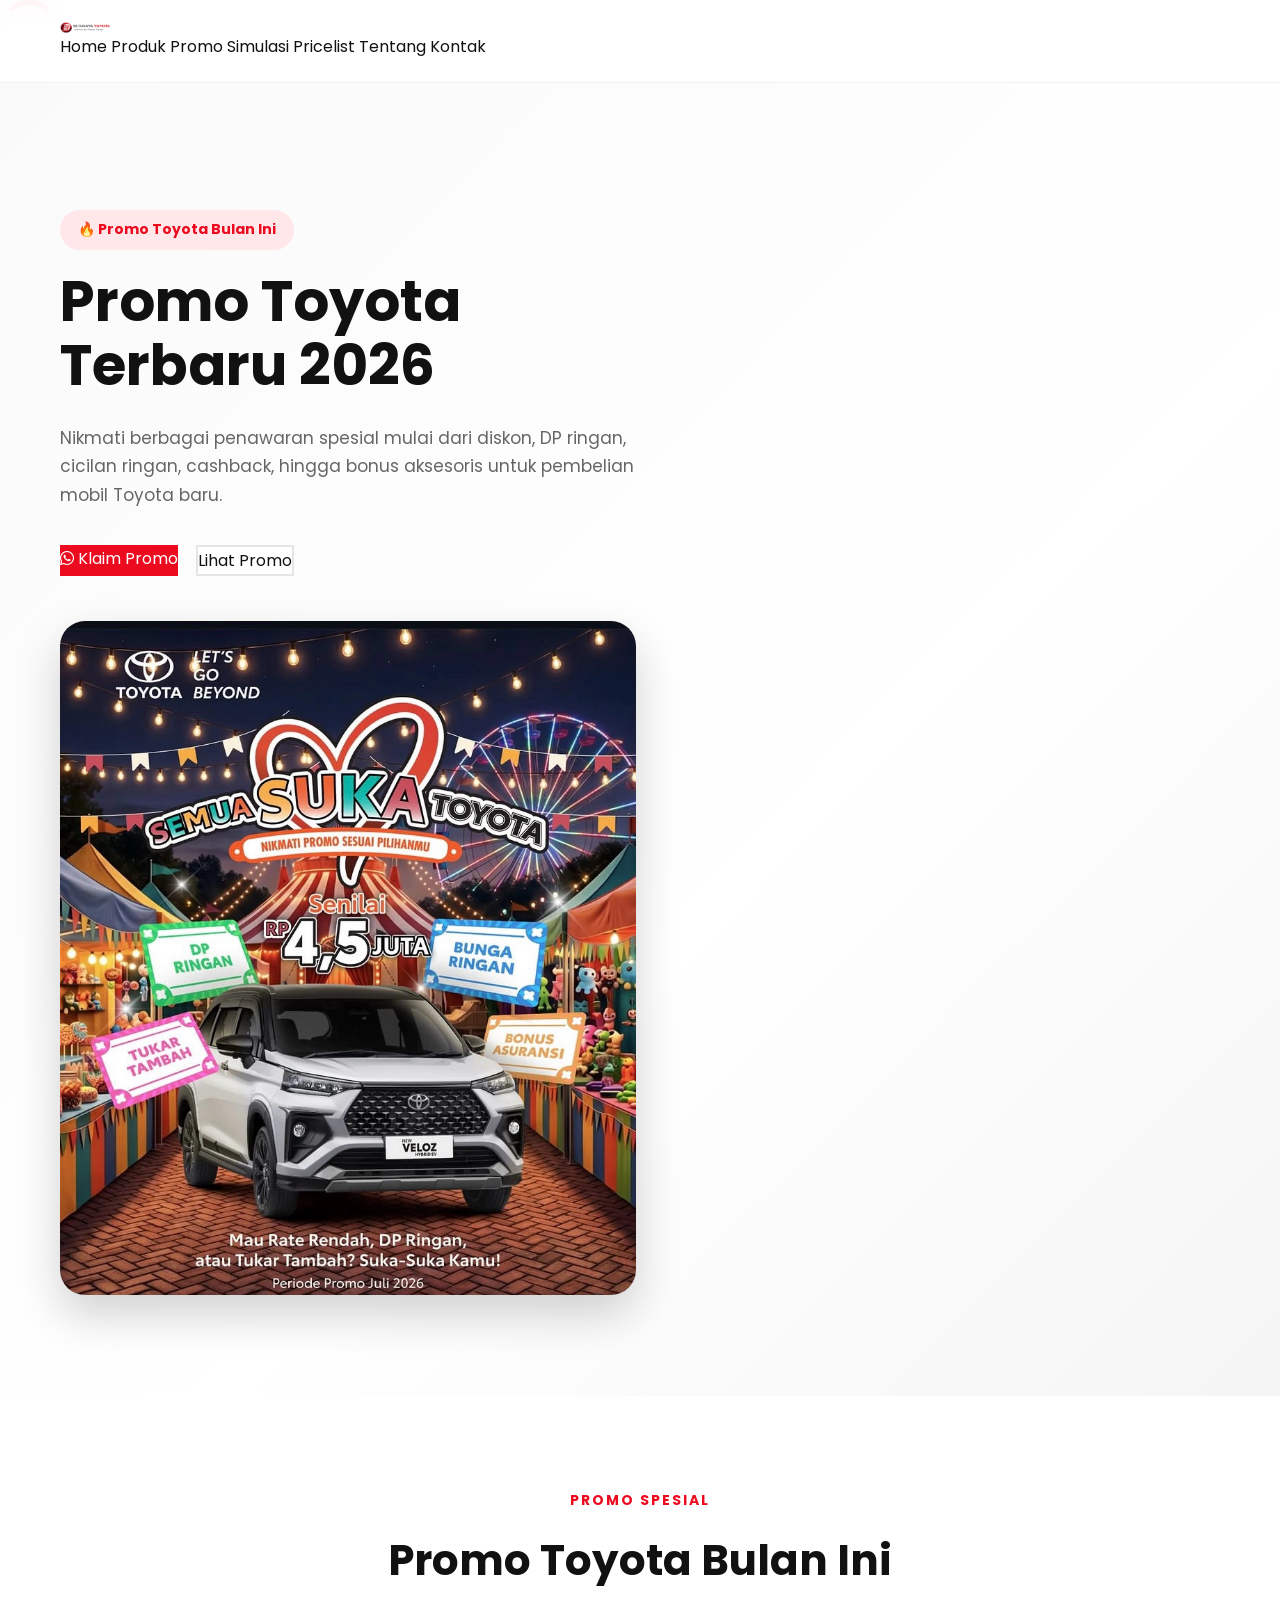
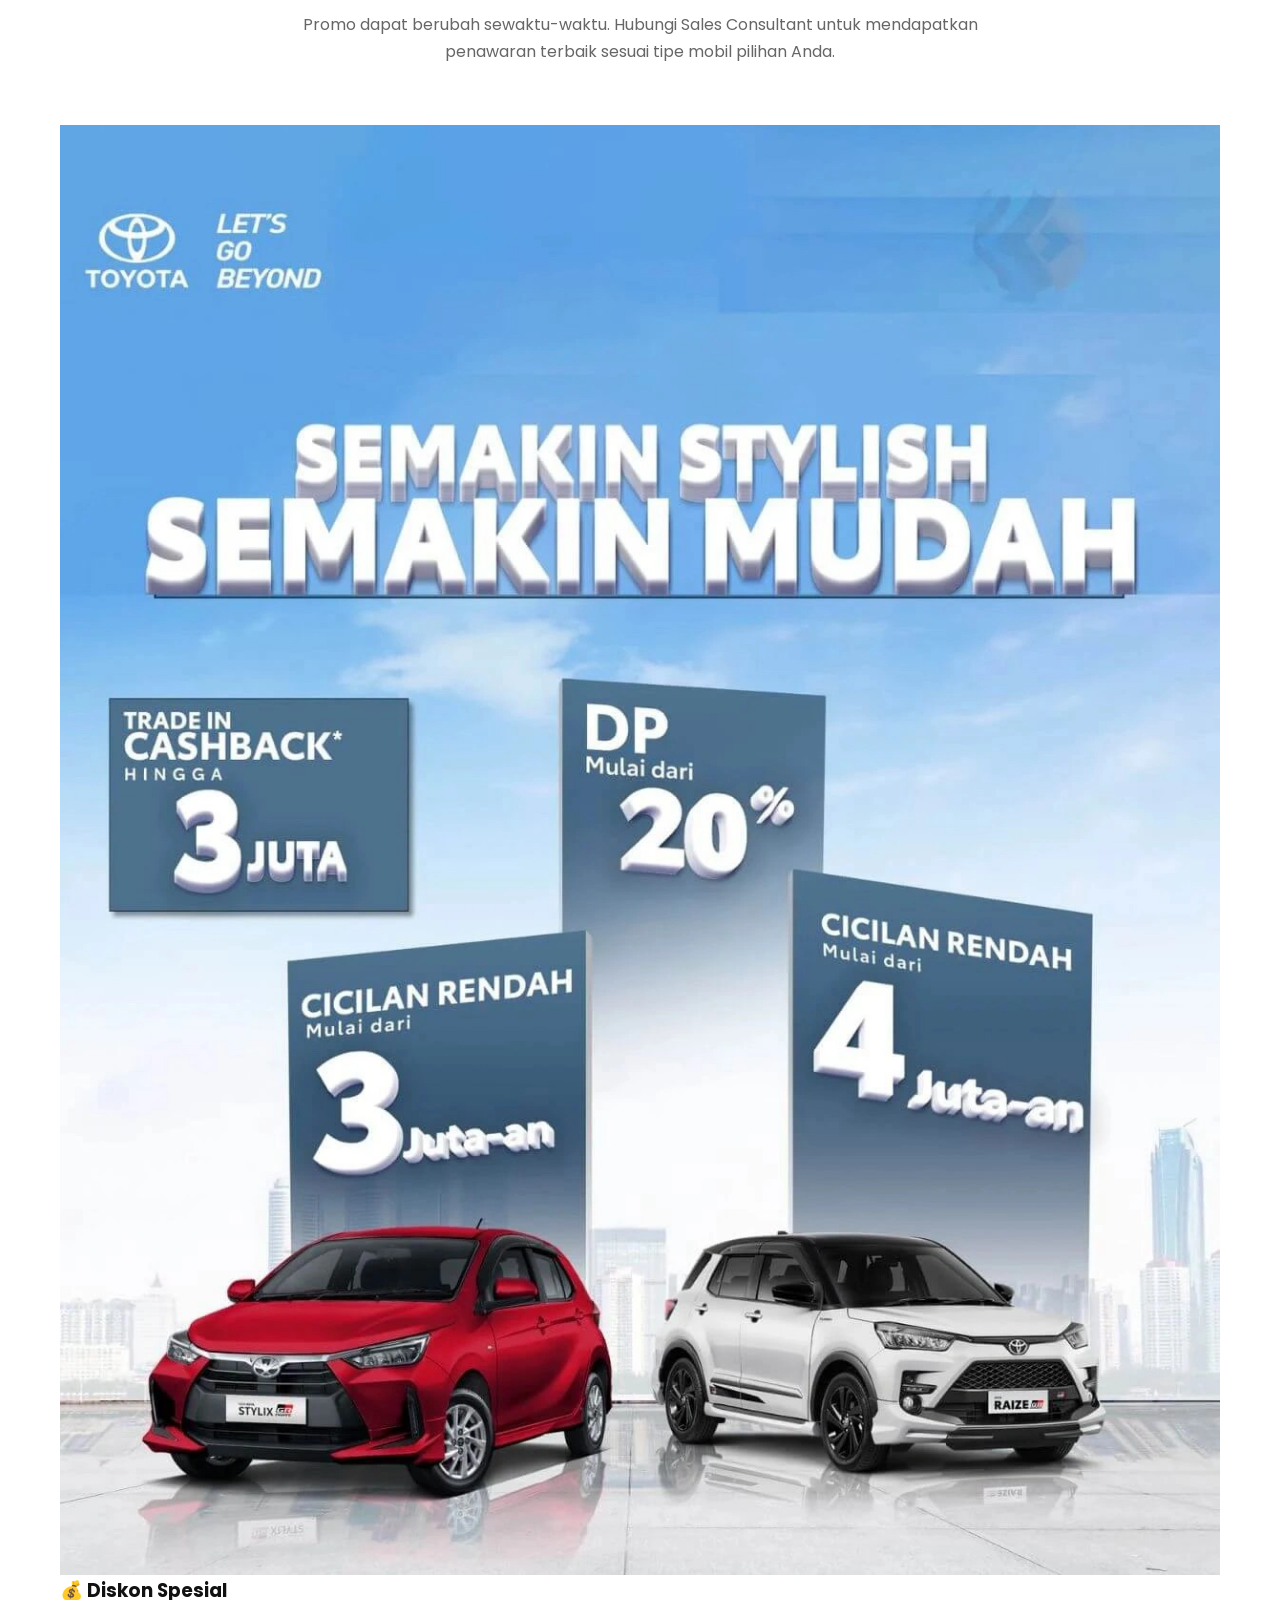
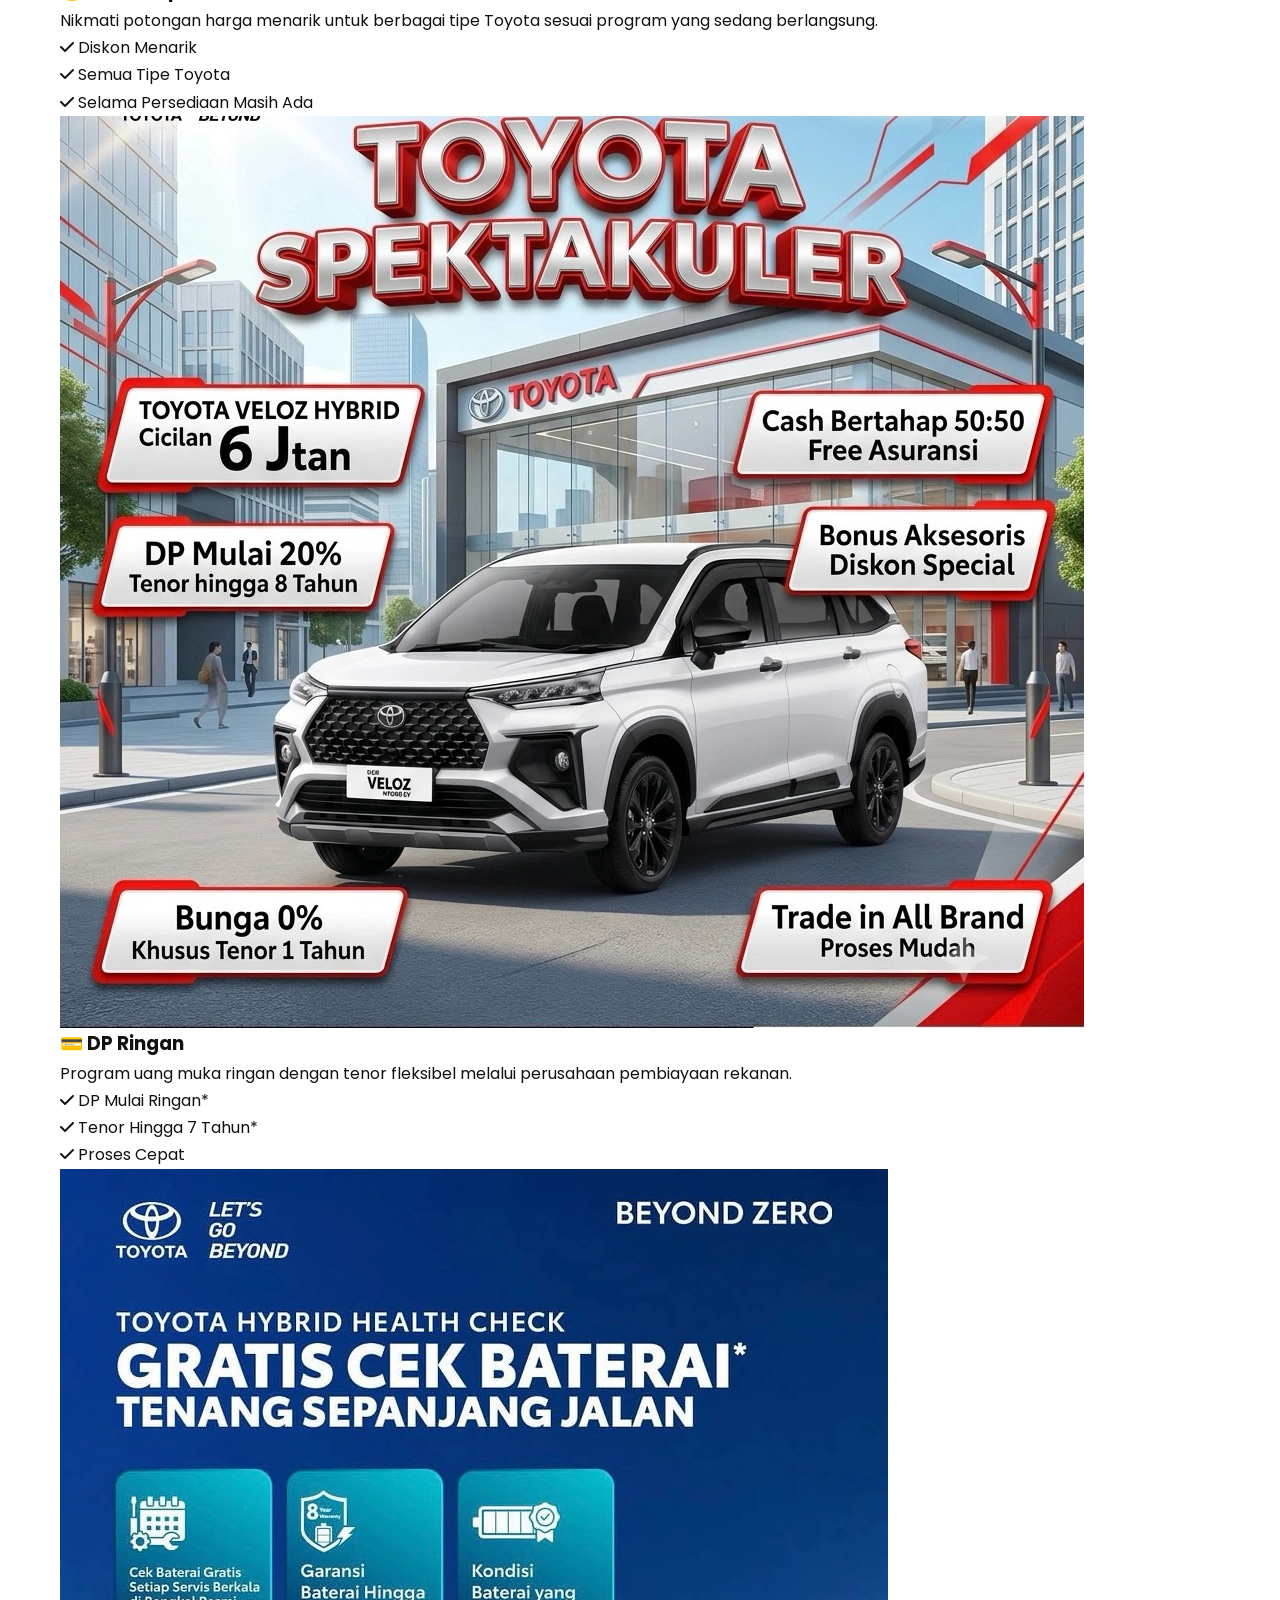
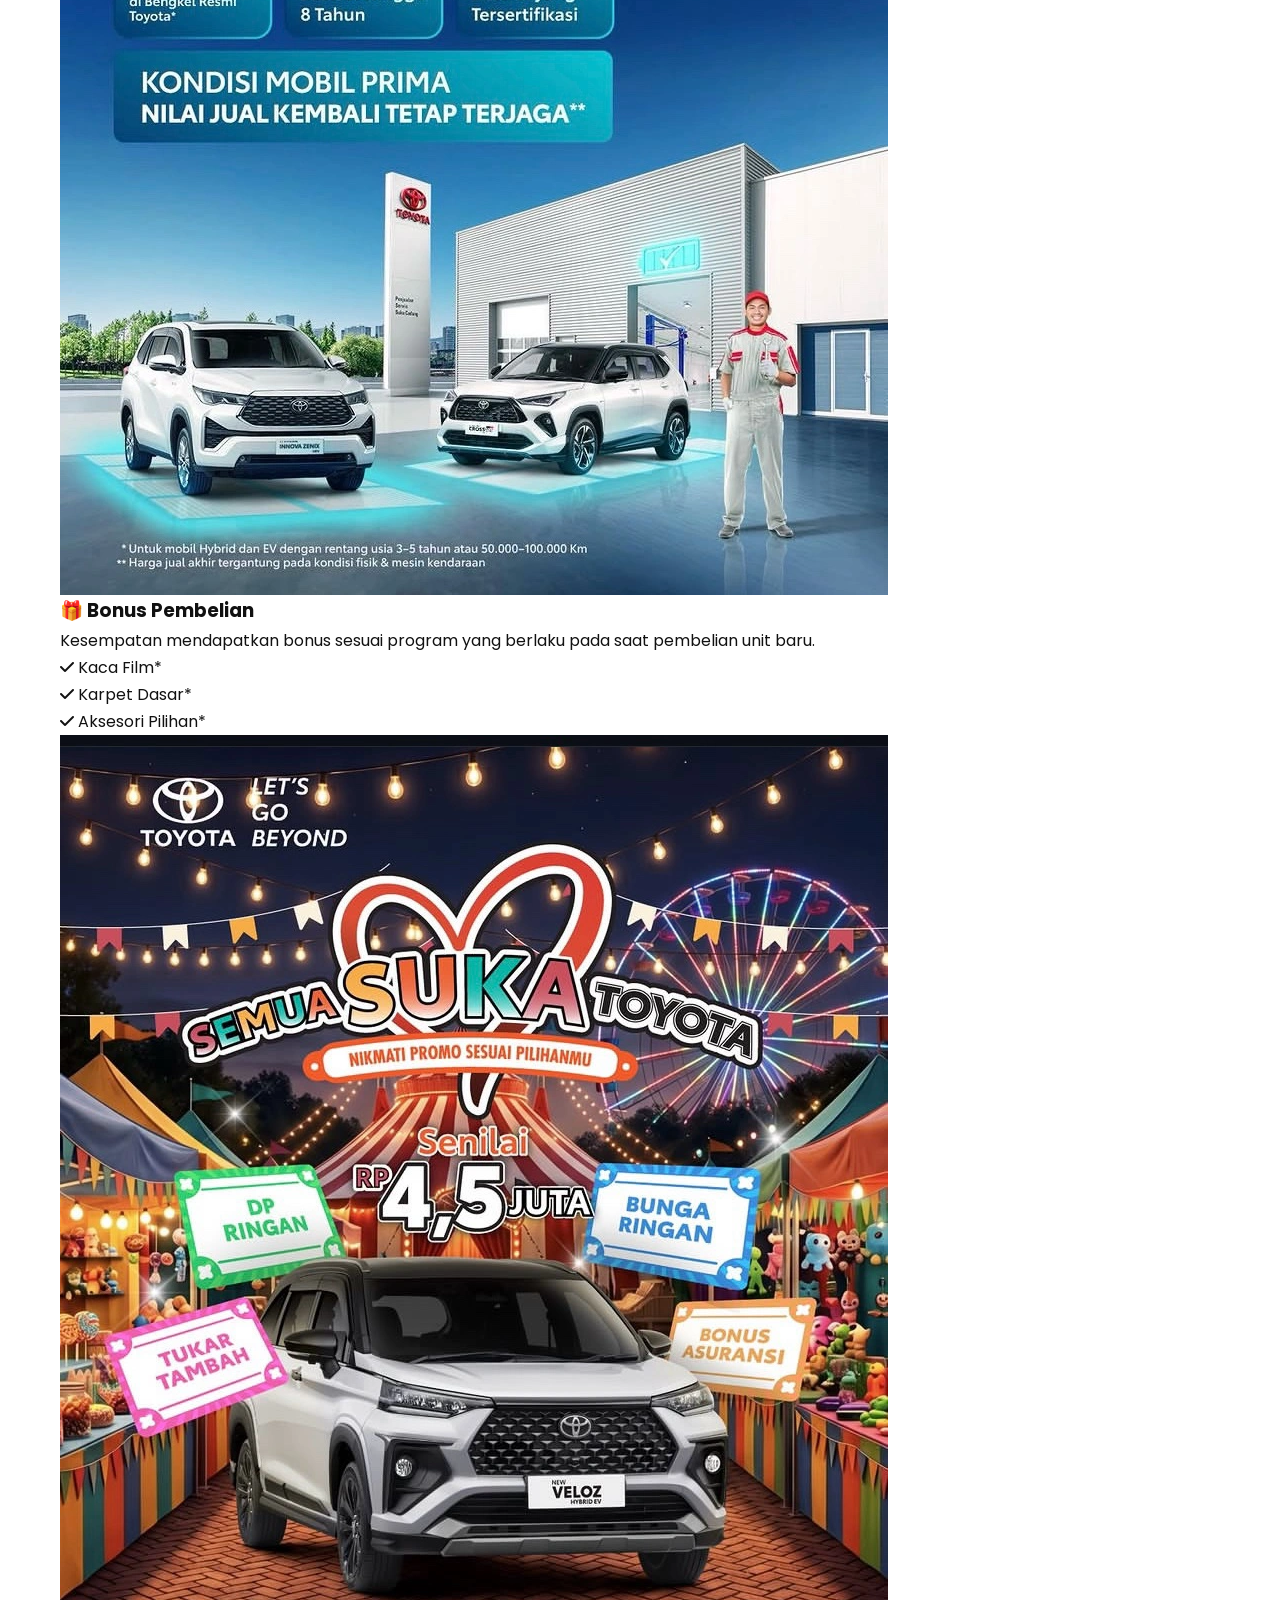
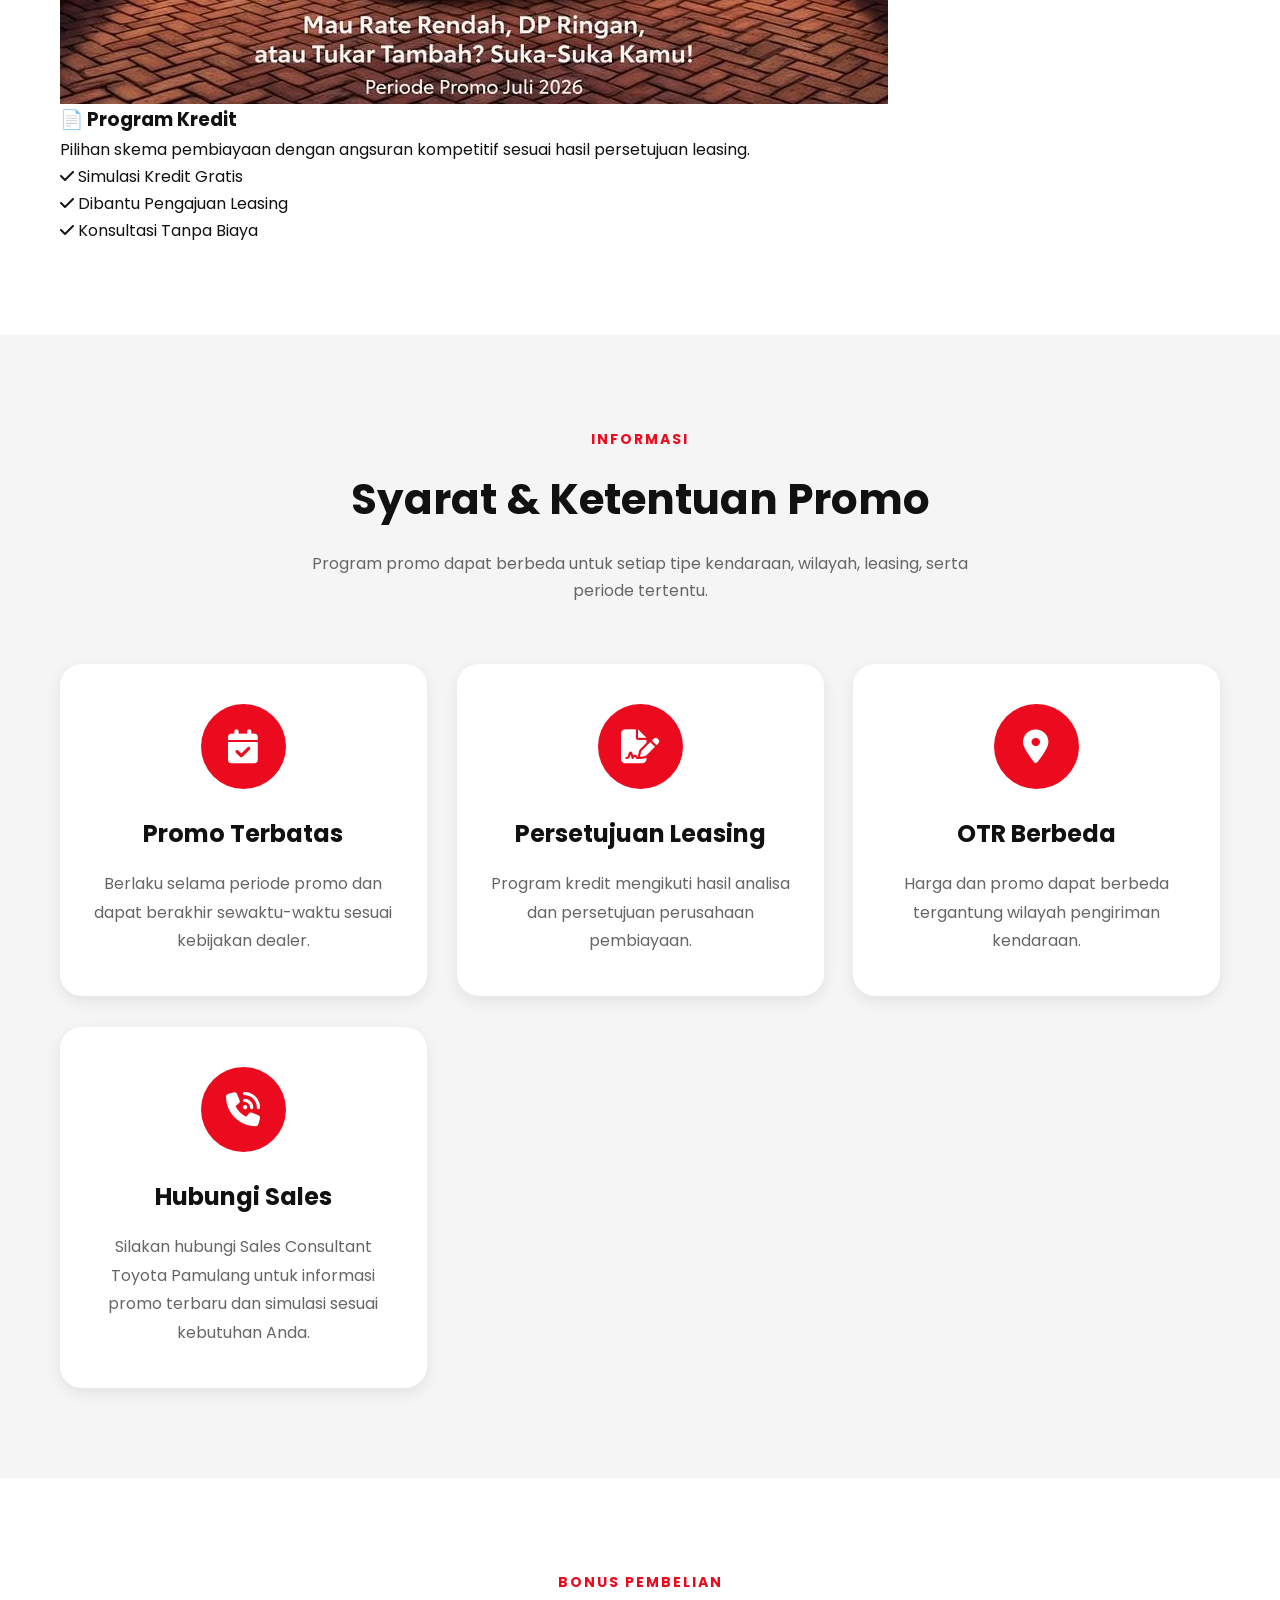
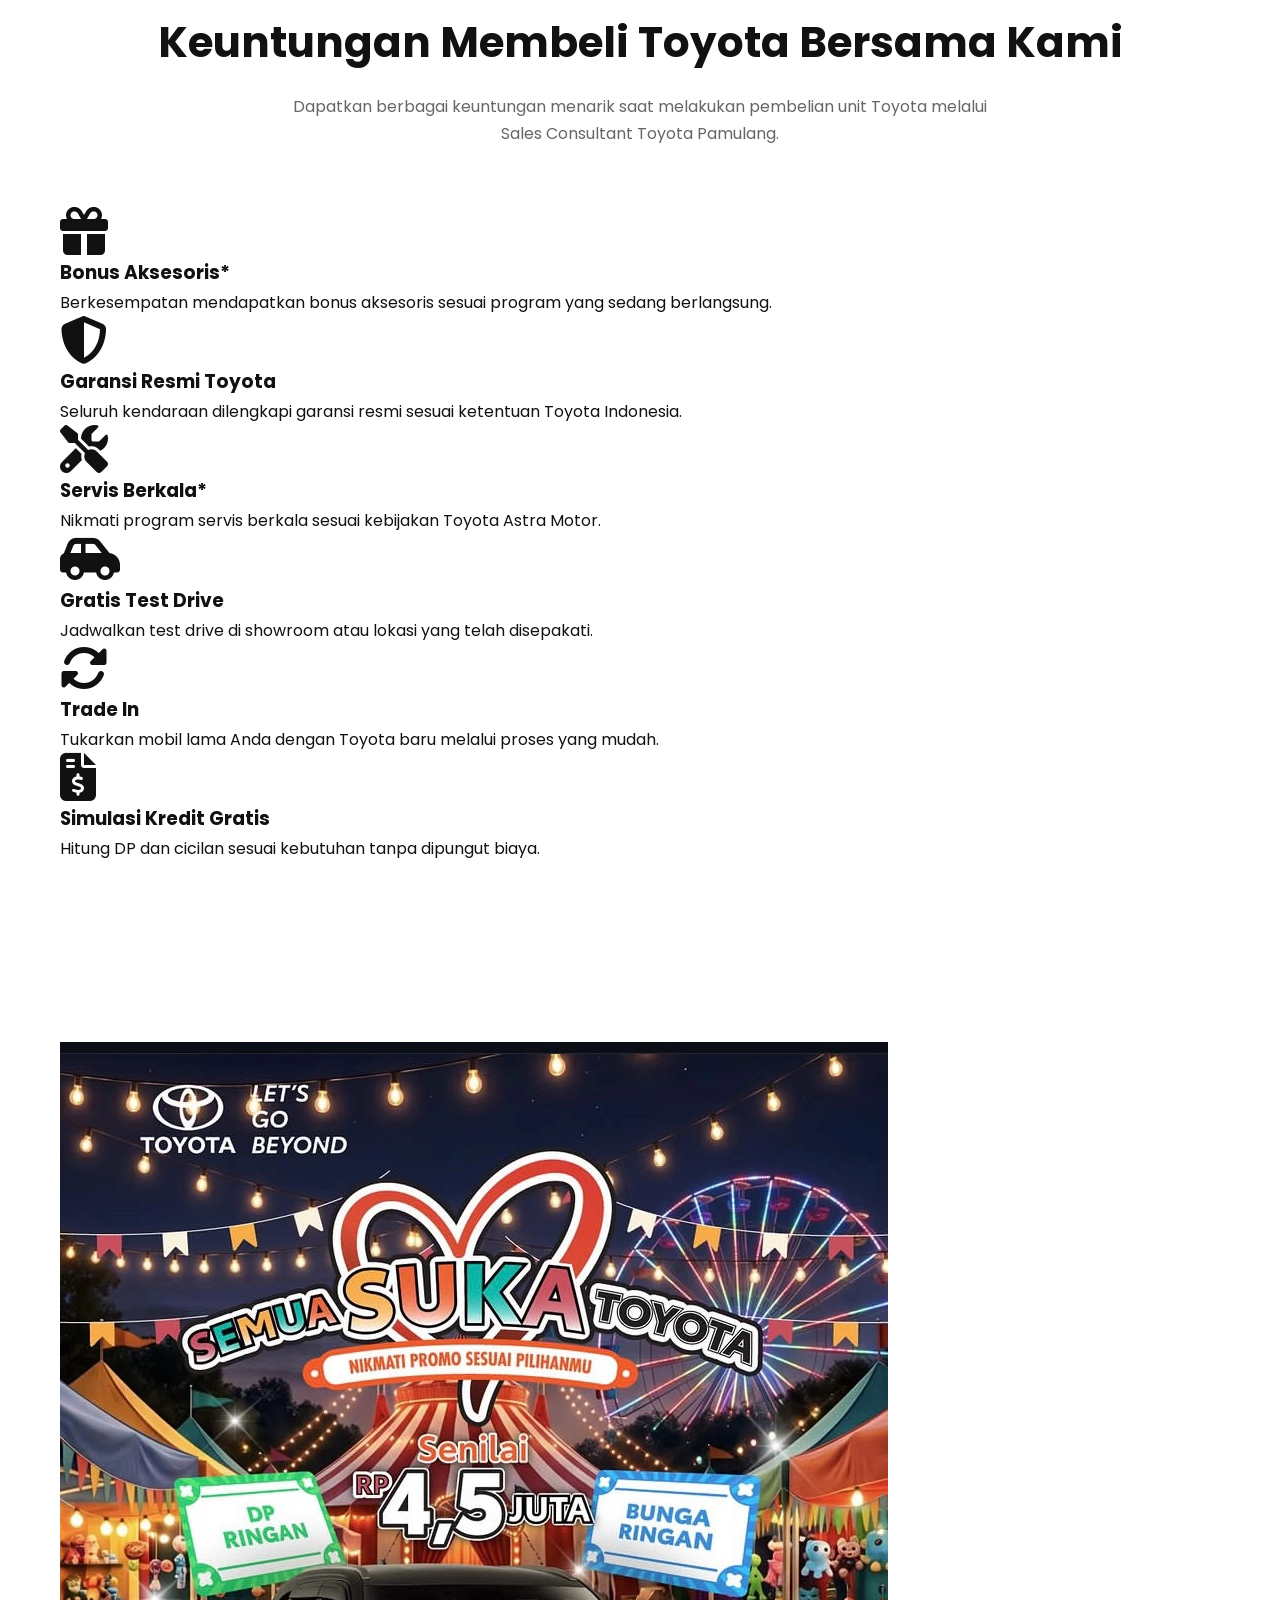
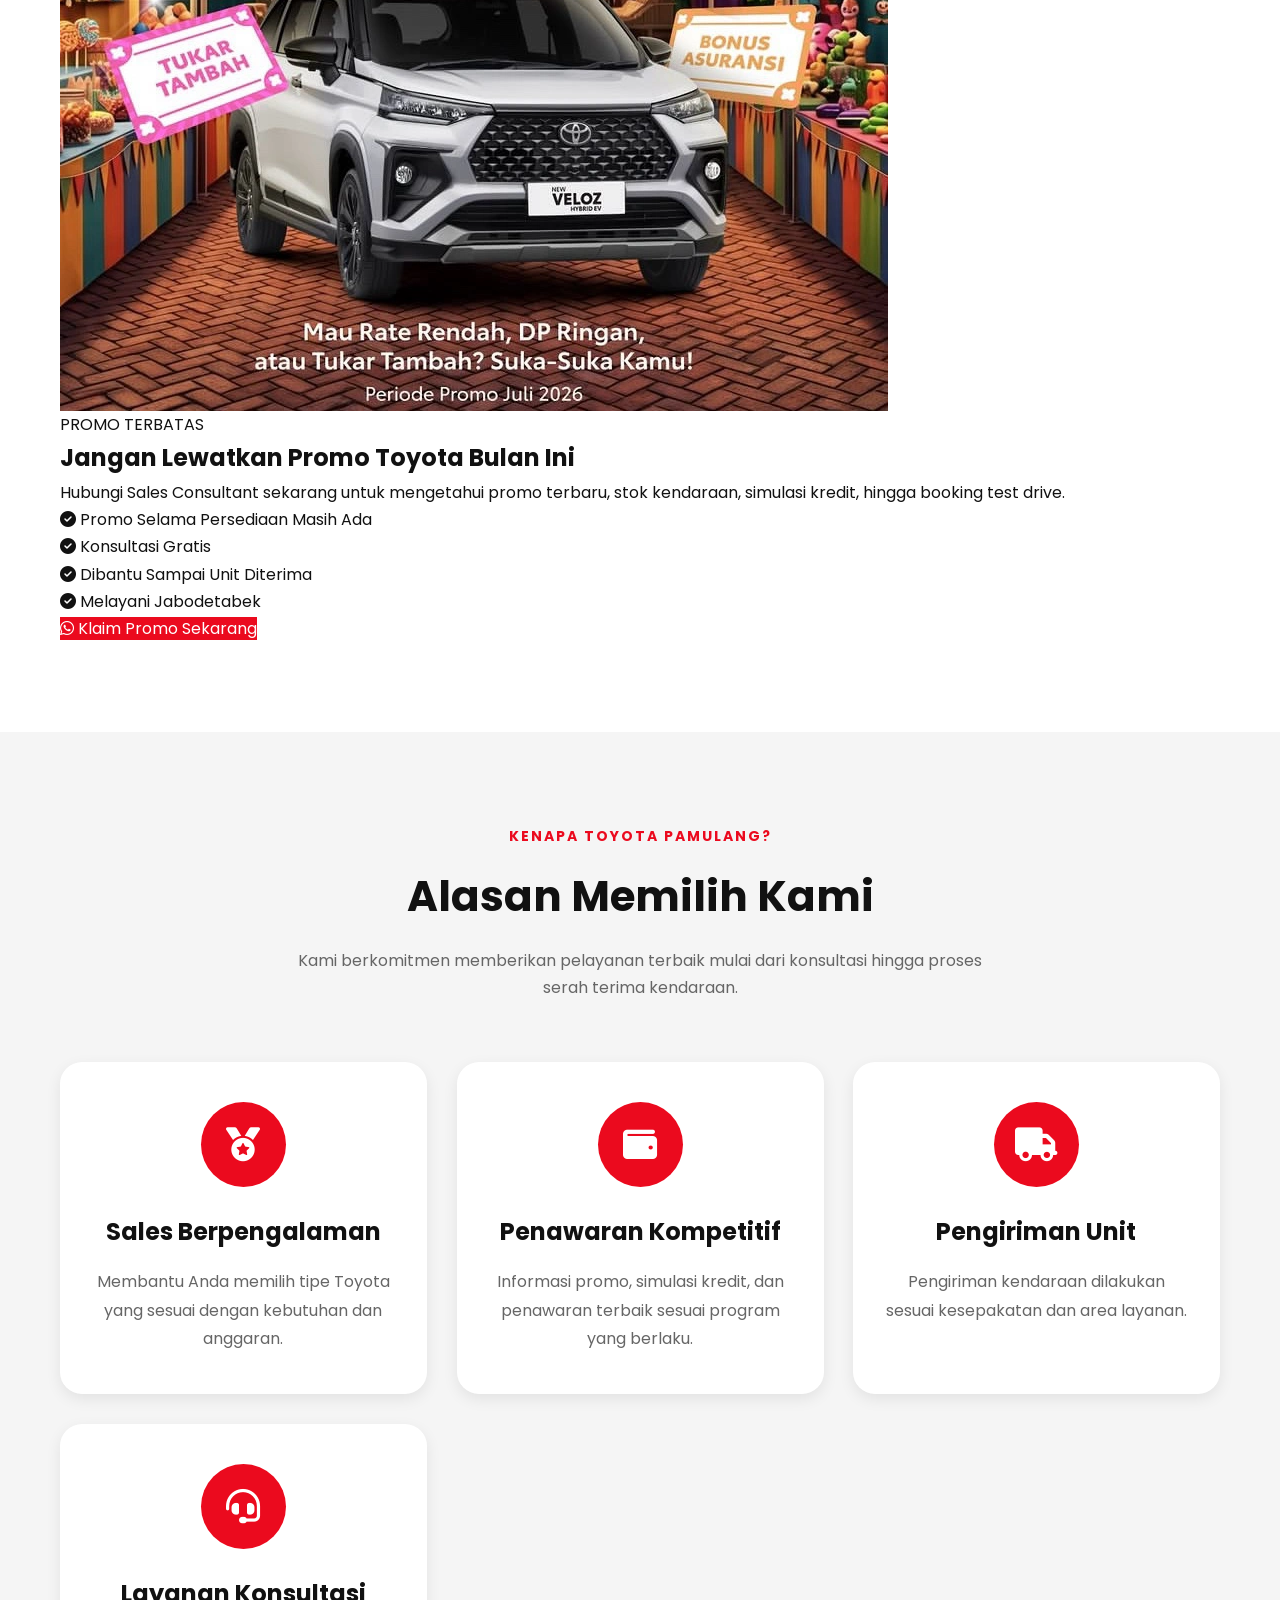
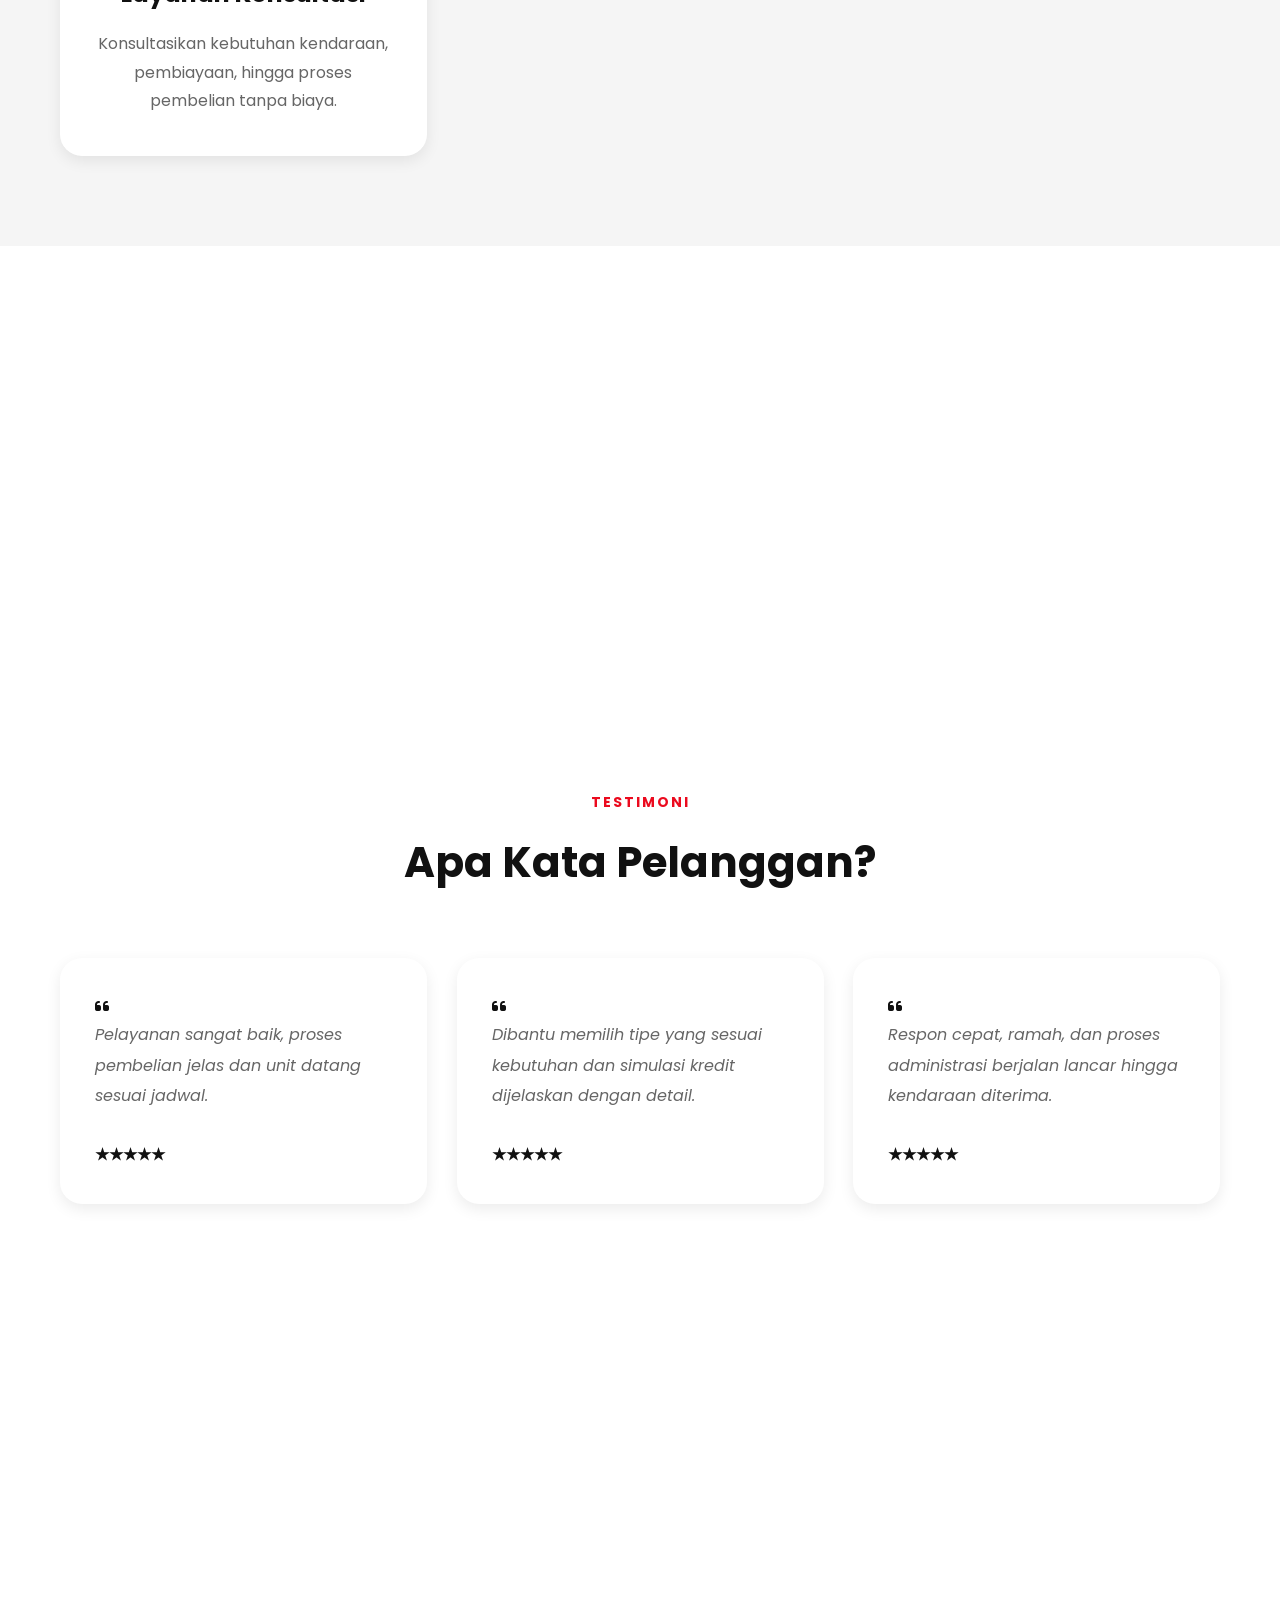
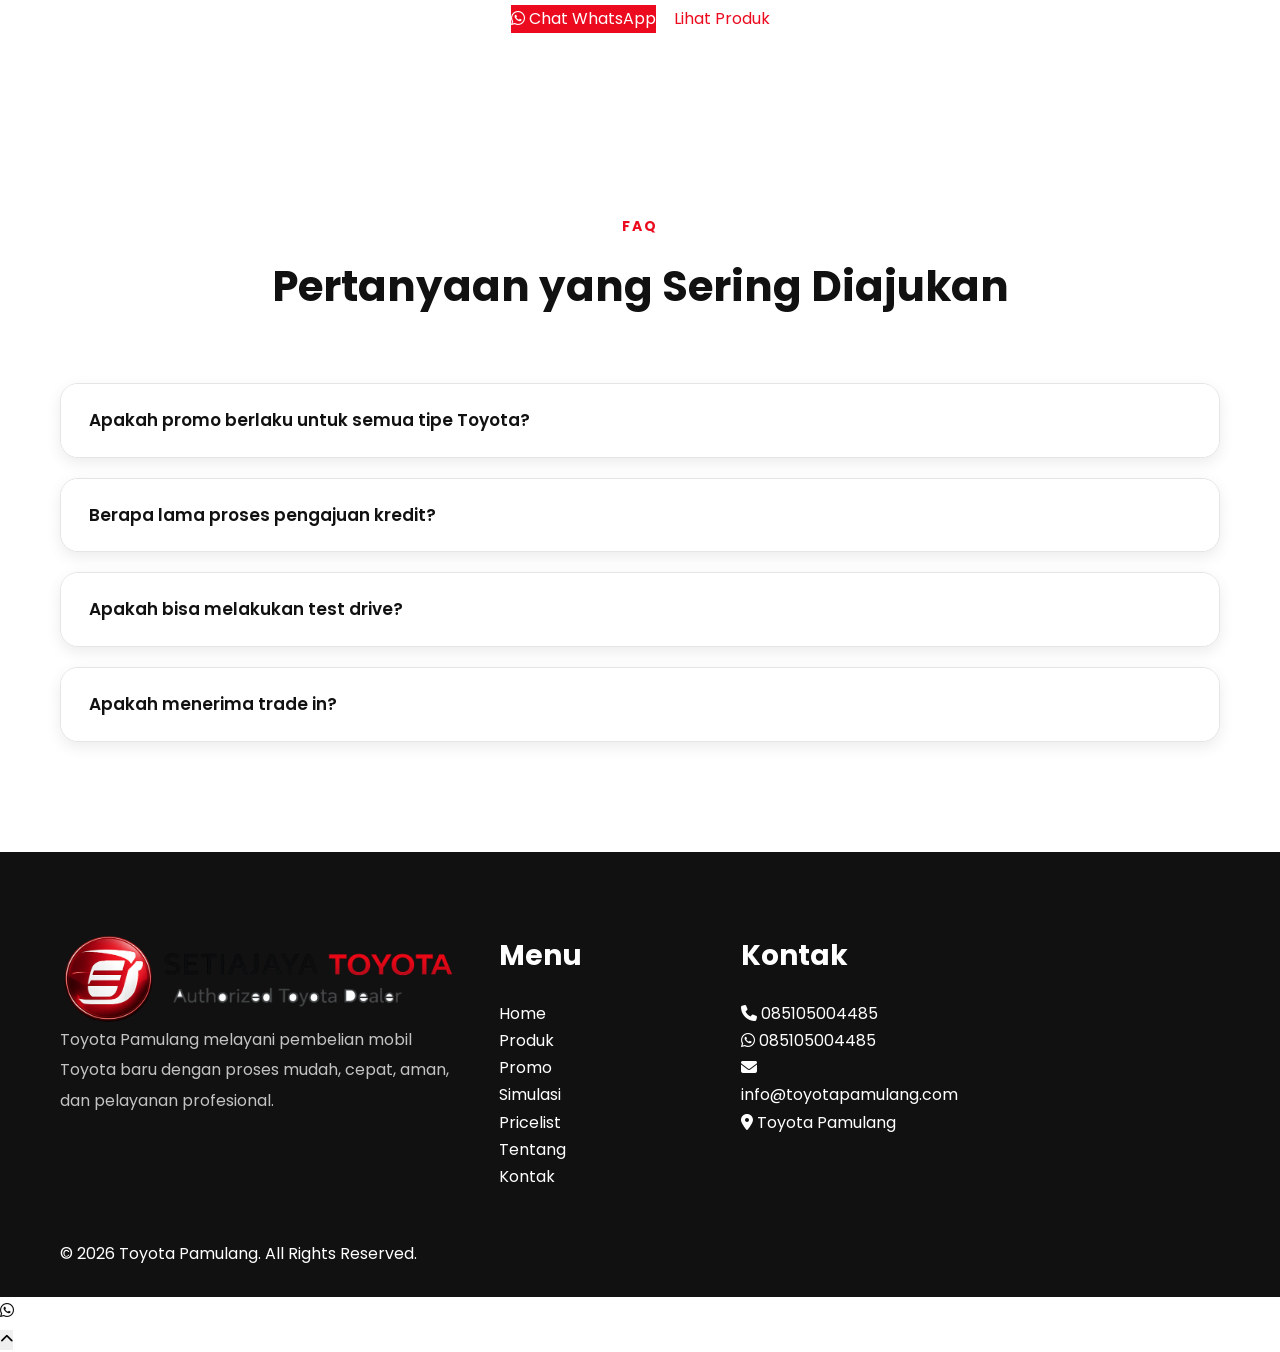
<file: promo.html>
<!DOCTYPE html>
<html lang="id">

<head>

<meta charset="UTF-8">

<meta name="viewport" content="width=device-width, initial-scale=1.0">

<title>Promo Toyota Terbaru | Toyota Pamulang</title>

<meta name="description"
content="Dapatkan promo Toyota terbaru bulan ini. Diskon besar, DP ringan, cicilan ringan, cashback dan bonus menarik hanya di Toyota Pamulang.">

<meta name="keywords"
content="Promo Toyota, Diskon Toyota, DP Ringan Toyota, Cashback Toyota, Toyota Pamulang">

<meta property="og:title"
content="Promo Toyota Bulan Ini">

<meta property="og:description"
content="Nikmati promo Toyota terbaik hanya di Toyota Pamulang.">

<meta property="og:image"
content="images/promo-banner.webp">

<meta property="og:type"
content="website">

<link rel="icon" href="favicon.ico">

<link rel="preconnect"
href="https://fonts.googleapis.com">

<link rel="preconnect"
href="https://fonts.gstatic.com"
crossorigin>

<link href="https://fonts.googleapis.com/css2?family=Poppins:wght@300;400;500;600;700;800&display=swap"
rel="stylesheet">

<link rel="stylesheet"
href="https://cdnjs.cloudflare.com/ajax/libs/font-awesome/6.6.0/css/all.min.css">

<link rel="stylesheet"
href="css/style.css">

<link rel="stylesheet"
href="css/responsive.css">

<link rel="stylesheet"
href="css/animation.css">

</head>

<body>

<!-- PRELOADER -->

<div id="preloader">

<div class="loader"></div>

</div>

<!-- HEADER -->

<header class="header">

<div class="container">

<div class="header-wrapper">

<a href="index.html"
class="logo">

<img src="images/logo.png"
alt="Toyota Pamulang">

</a>

<nav class="navbar">

<a href="index.html">Home</a>

<a href="produk.html">Produk</a>

<a href="promo.html"
class="active">Promo</a>

<a href="simulasi.html">Simulasi</a>

<a href="pricelist.html">Pricelist</a>

<a href="tentang.html">Tentang</a>

<a href="kontak.html">Kontak</a>

</nav>

<div class="menu-toggle">

<span></span>
<span></span>
<span></span>

</div>

</div>

</div>

</header>

<!-- HERO -->

<section class="hero">

<div class="container">

<div class="hero-content">

<div class="hero-text fade-left">

<span class="hero-badge">

🔥 Promo Toyota Bulan Ini

</span>

<h1>

Promo Toyota
Terbaru 2026

</h1>

<p>

Nikmati berbagai penawaran spesial mulai dari
diskon, DP ringan, cicilan ringan,
cashback, hingga bonus aksesoris
untuk pembelian mobil Toyota baru.

</p>

<div class="hero-button">

<a href="https://wa.me/6285105004485?text=Halo%20Saya%20ingin%20Promo%20Toyota"
class="btn-primary">

<i class="fab fa-whatsapp"></i>

Klaim Promo

</a>

<a href="#promo"

class="btn-secondary">

Lihat Promo

</a>

</div>

</div>

<div class="hero-image fade-right">

<img src="images/promo-banner.webp"
alt="Promo Toyota">

</div>

</div>

</div>

</section>

<!-- PROMO BULANAN -->

<section id="promo">

<div class="container">

<div class="section-title fade-up">

<span>PROMO SPESIAL</span>

<h2>

Promo Toyota Bulan Ini

</h2>

<p>

Promo dapat berubah sewaktu-waktu.
Hubungi Sales Consultant untuk mendapatkan
penawaran terbaik sesuai tipe mobil pilihan Anda.

</p>

</div>

<div class="service-grid">
<!-- ==========================
     PROMO 1
========================== -->

<div class="service-box fade-up">

    <img src="images/promo1.webp" alt="Diskon Toyota" class="promo-image">

    <h3>💰 Diskon Spesial</h3>

    <p>

        Nikmati potongan harga menarik untuk berbagai tipe
        Toyota sesuai program yang sedang berlangsung.

    </p>

    <ul class="car-spec">

        <li><i class="fas fa-check"></i> Diskon Menarik</li>

        <li><i class="fas fa-check"></i> Semua Tipe Toyota</li>

        <li><i class="fas fa-check"></i> Selama Persediaan Masih Ada</li>

    </ul>

</div>

<!-- ==========================
     PROMO 2
========================== -->

<div class="service-box fade-up delay-1">

    <img src="images/promo2.webp" alt="DP Ringan Toyota" class="promo-image">

    <h3>💳 DP Ringan</h3>

    <p>

        Program uang muka ringan dengan tenor fleksibel
        melalui perusahaan pembiayaan rekanan.

    </p>

    <ul class="car-spec">

        <li><i class="fas fa-check"></i> DP Mulai Ringan*</li>

        <li><i class="fas fa-check"></i> Tenor Hingga 7 Tahun*</li>

        <li><i class="fas fa-check"></i> Proses Cepat</li>

    </ul>

</div>

<!-- ==========================
     PROMO 3
========================== -->

<div class="service-box fade-up delay-2">

    <img src="images/bonus.webp" alt="Bonus Toyota" class="promo-image">

    <h3>🎁 Bonus Pembelian</h3>

    <p>

        Kesempatan mendapatkan bonus sesuai program
        yang berlaku pada saat pembelian unit baru.

    </p>

    <ul class="car-spec">

        <li><i class="fas fa-check"></i> Kaca Film*</li>

        <li><i class="fas fa-check"></i> Karpet Dasar*</li>

        <li><i class="fas fa-check"></i> Aksesori Pilihan*</li>

    </ul>

</div>

<!-- ==========================
     PROMO 4
========================== -->

<div class="service-box fade-up delay-3">

    <img src="images/promo-banner.webp" alt="Cicilan Toyota" class="promo-image">

    <h3>📄 Program Kredit</h3>

    <p>

        Pilihan skema pembiayaan dengan angsuran kompetitif
        sesuai hasil persetujuan leasing.

    </p>

    <ul class="car-spec">

        <li><i class="fas fa-check"></i> Simulasi Kredit Gratis</li>

        <li><i class="fas fa-check"></i> Dibantu Pengajuan Leasing</li>

        <li><i class="fas fa-check"></i> Konsultasi Tanpa Biaya</li>

    </ul>

</div>

</div>

</div>

</section>

<!-- INFO PROMO -->

<section class="why-us">

    <div class="container">

        <div class="section-title fade-up">

            <span>INFORMASI</span>

            <h2>Syarat & Ketentuan Promo</h2>

            <p>

                Program promo dapat berbeda untuk setiap tipe kendaraan,
                wilayah, leasing, serta periode tertentu.

            </p>

        </div>

        <div class="why-grid">

            <div class="why-card fade-up">

                <i class="fas fa-calendar-check"></i>

                <h3>Promo Terbatas</h3>

                <p>

                    Berlaku selama periode promo dan dapat berakhir
                    sewaktu-waktu sesuai kebijakan dealer.

                </p>

            </div>

            <div class="why-card fade-up delay-1">

                <i class="fas fa-file-signature"></i>

                <h3>Persetujuan Leasing</h3>

                <p>

                    Program kredit mengikuti hasil analisa
                    dan persetujuan perusahaan pembiayaan.

                </p>

            </div>

            <div class="why-card fade-up delay-2">

                <i class="fas fa-map-marker-alt"></i>

                <h3>OTR Berbeda</h3>

                <p>

                    Harga dan promo dapat berbeda
                    tergantung wilayah pengiriman kendaraan.

                </p>

            </div>

            <div class="why-card fade-up delay-3">

                <i class="fas fa-phone-volume"></i>

                <h3>Hubungi Sales</h3>

                <p>

                    Silakan hubungi Sales Consultant Toyota Pamulang
                    untuk informasi promo terbaru dan simulasi sesuai kebutuhan Anda.

                </p>

            </div>

        </div>

    </div>

</section>
<!-- =========================================
     BONUS PEMBELIAN
========================================= -->

<section class="promo-bonus">

    <div class="container">

        <div class="section-title fade-up">

            <span>BONUS PEMBELIAN</span>

            <h2>Keuntungan Membeli Toyota Bersama Kami</h2>

            <p>

                Dapatkan berbagai keuntungan menarik saat melakukan
                pembelian unit Toyota melalui Sales Consultant Toyota Pamulang.

            </p>

        </div>

        <div class="service-grid">

            <!-- BONUS 1 -->

            <div class="service-box fade-up">

                <i class="fas fa-gift fa-3x"></i>

                <h3>Bonus Aksesoris*</h3>

                <p>

                    Berkesempatan mendapatkan bonus aksesoris sesuai
                    program yang sedang berlangsung.

                </p>

            </div>

            <!-- BONUS 2 -->

            <div class="service-box fade-up delay-1">

                <i class="fas fa-shield-alt fa-3x"></i>

                <h3>Garansi Resmi Toyota</h3>

                <p>

                    Seluruh kendaraan dilengkapi garansi resmi
                    sesuai ketentuan Toyota Indonesia.

                </p>

            </div>

            <!-- BONUS 3 -->

            <div class="service-box fade-up delay-2">

                <i class="fas fa-tools fa-3x"></i>

                <h3>Servis Berkala*</h3>

                <p>

                    Nikmati program servis berkala sesuai
                    kebijakan Toyota Astra Motor.

                </p>

            </div>

            <!-- BONUS 4 -->

            <div class="service-box fade-up delay-3">

                <i class="fas fa-car-side fa-3x"></i>

                <h3>Gratis Test Drive</h3>

                <p>

                    Jadwalkan test drive di showroom
                    atau lokasi yang telah disepakati.

                </p>

            </div>

            <!-- BONUS 5 -->

            <div class="service-box fade-up">

                <i class="fas fa-sync-alt fa-3x"></i>

                <h3>Trade In</h3>

                <p>

                    Tukarkan mobil lama Anda
                    dengan Toyota baru melalui proses yang mudah.

                </p>

            </div>

            <!-- BONUS 6 -->

            <div class="service-box fade-up delay-1">

                <i class="fas fa-file-invoice-dollar fa-3x"></i>

                <h3>Simulasi Kredit Gratis</h3>

                <p>

                    Hitung DP dan cicilan sesuai kebutuhan
                    tanpa dipungut biaya.

                </p>

            </div>

        </div>

    </div>

</section>

<!-- =========================================
     PROMO BANNER
========================================= -->

<section class="promo">

    <div class="container">

        <div class="promo-content">

            <div class="promo-image fade-left">

                <img src="images/promo-banner.webp"
                     alt="Promo Toyota">

            </div>

            <div class="promo-text fade-right">

                <span>PROMO TERBATAS</span>

                <h2>

                    Jangan Lewatkan
                    Promo Toyota Bulan Ini

                </h2>

                <p>

                    Hubungi Sales Consultant sekarang
                    untuk mengetahui promo terbaru,
                    stok kendaraan, simulasi kredit,
                    hingga booking test drive.

                </p>

                <ul class="promo-list">

                    <li>
                        <i class="fas fa-check-circle"></i>
                        Promo Selama Persediaan Masih Ada
                    </li>

                    <li>
                        <i class="fas fa-check-circle"></i>
                        Konsultasi Gratis
                    </li>

                    <li>
                        <i class="fas fa-check-circle"></i>
                        Dibantu Sampai Unit Diterima
                    </li>

                    <li>
                        <i class="fas fa-check-circle"></i>
                        Melayani Jabodetabek
                    </li>

                </ul>

                <a href="https://wa.me/6285105004485?text=Halo%20Saya%20ingin%20Promo%20Toyota"

                   class="btn-primary">

                    <i class="fab fa-whatsapp"></i>

                    Klaim Promo Sekarang

                </a>

            </div>

        </div>

    </div>

</section>
<!-- =========================================
     MENGAPA MEMILIH KAMI
========================================= -->

<section class="why-us">

    <div class="container">

        <div class="section-title fade-up">

            <span>KENAPA TOYOTA PAMULANG?</span>

            <h2>Alasan Memilih Kami</h2>

            <p>

                Kami berkomitmen memberikan pelayanan terbaik
                mulai dari konsultasi hingga proses serah terima kendaraan.

            </p>

        </div>

        <div class="why-grid">

            <div class="why-card fade-up">

                <i class="fas fa-medal"></i>

                <h3>Sales Berpengalaman</h3>

                <p>

                    Membantu Anda memilih tipe Toyota
                    yang sesuai dengan kebutuhan dan anggaran.

                </p>

            </div>

            <div class="why-card fade-up delay-1">

                <i class="fas fa-wallet"></i>

                <h3>Penawaran Kompetitif</h3>

                <p>

                    Informasi promo, simulasi kredit,
                    dan penawaran terbaik sesuai program yang berlaku.

                </p>

            </div>

            <div class="why-card fade-up delay-2">

                <i class="fas fa-truck"></i>

                <h3>Pengiriman Unit</h3>

                <p>

                    Pengiriman kendaraan dilakukan
                    sesuai kesepakatan dan area layanan.

                </p>

            </div>

            <div class="why-card fade-up delay-3">

                <i class="fas fa-headset"></i>

                <h3>Layanan Konsultasi</h3>

                <p>

                    Konsultasikan kebutuhan kendaraan,
                    pembiayaan, hingga proses pembelian tanpa biaya.

                </p>

            </div>

        </div>

    </div>

</section>

<!-- =========================================
     STATISTIK
========================================= -->

<section class="counter">

    <div class="container">

        <div class="counter-grid">

            <div class="counter-box zoom">

                <h2>500+</h2>

                <p>Pelanggan Terlayani</p>

            </div>

            <div class="counter-box zoom">

                <h2>14</h2>

                <p>Model Toyota</p>

            </div>

            <div class="counter-box zoom">

                <h2>100%</h2>

                <p>Konsultasi Gratis</p>

            </div>

            <div class="counter-box zoom">

                <h2>7</h2>

                <p>Hari Layanan</p>

            </div>

        </div>

    </div>

</section>

<!-- =========================================
     TESTIMONI
========================================= -->

<section class="testimonial">

    <div class="container">

        <div class="section-title fade-up">

            <span>TESTIMONI</span>

            <h2>Apa Kata Pelanggan?</h2>

        </div>

        <div class="testimonial-grid">

            <div class="testimonial-card fade-up">

                <i class="fas fa-quote-left"></i>

                <p>

                    Pelayanan sangat baik, proses pembelian
                    jelas dan unit datang sesuai jadwal.

                </p>

                <h4>★★★★★</h4>

            </div>

            <div class="testimonial-card fade-up delay-1">

                <i class="fas fa-quote-left"></i>

                <p>

                    Dibantu memilih tipe yang sesuai kebutuhan
                    dan simulasi kredit dijelaskan dengan detail.

                </p>

                <h4>★★★★★</h4>

            </div>

            <div class="testimonial-card fade-up delay-2">

                <i class="fas fa-quote-left"></i>

                <p>

                    Respon cepat, ramah, dan proses administrasi
                    berjalan lancar hingga kendaraan diterima.

                </p>

                <h4>★★★★★</h4>

            </div>

        </div>

    </div>

</section>

<!-- =========================================
     CTA
========================================= -->

<section class="cta">

    <div class="container">

        <div class="cta-box fade-up">

            <span>PROMO TERBATAS</span>

            <h2>Siap Memiliki Toyota Baru?</h2>

            <p>

                Hubungi kami sekarang untuk mendapatkan
                informasi promo terbaru, simulasi kredit,
                dan jadwal test drive.

            </p>

            <div class="cta-button">

                <a href="https://wa.me/6285105004485?text=Halo%20Saya%20ingin%20Promo%20Toyota"

                    class="btn-primary">

                    <i class="fab fa-whatsapp"></i>

                    Chat WhatsApp

                </a>

                <a href="produk.html"

                    class="btn-secondary">

                    Lihat Produk

                </a>

            </div>

        </div>

    </div>

</section>
<!-- =========================================
     FAQ
========================================= -->

<section class="faq">

    <div class="container">

        <div class="section-title fade-up">

            <span>FAQ</span>

            <h2>Pertanyaan yang Sering Diajukan</h2>

        </div>

        <div class="faq-item">

            <div class="faq-question">

                Apakah promo berlaku untuk semua tipe Toyota?

            </div>

            <div class="faq-answer">

                <p>

                    Promo dapat berbeda untuk setiap tipe kendaraan,
                    wilayah, dan perusahaan pembiayaan.
                    Hubungi Sales Consultant untuk informasi terbaru.

                </p>

            </div>

        </div>

        <div class="faq-item">

            <div class="faq-question">

                Berapa lama proses pengajuan kredit?

            </div>

            <div class="faq-answer">

                <p>

                    Estimasi proses pengajuan kredit biasanya
                    1–3 hari kerja, tergantung kelengkapan dokumen
                    dan proses verifikasi leasing.

                </p>

            </div>

        </div>

        <div class="faq-item">

            <div class="faq-question">

                Apakah bisa melakukan test drive?

            </div>

            <div class="faq-answer">

                <p>

                    Ya. Anda dapat menjadwalkan test drive
                    dengan menghubungi Sales Consultant
                    sesuai ketersediaan unit.

                </p>

            </div>

        </div>

        <div class="faq-item">

            <div class="faq-question">

                Apakah menerima trade in?

            </div>

            <div class="faq-answer">

                <p>

                    Ya, kami melayani tukar tambah kendaraan
                    sesuai hasil penilaian unit lama Anda.

                </p>

            </div>

        </div>

    </div>

</section>

<!-- =========================================
     FOOTER
========================================= -->

<footer class="footer">

    <div class="container">

        <div class="footer-grid">

            <div class="footer-about">

                <img src="images/logo.png" alt="Toyota Pamulang">

                <p>

                    Toyota Pamulang melayani pembelian mobil Toyota
                    baru dengan proses mudah, cepat, aman,
                    dan pelayanan profesional.

                </p>

            </div>

            <div>

                <h3>Menu</h3>

                <ul>

                    <li><a href="index.html">Home</a></li>

                    <li><a href="produk.html">Produk</a></li>

                    <li><a href="promo.html">Promo</a></li>

                    <li><a href="simulasi.html">Simulasi</a></li>

                    <li><a href="pricelist.html">Pricelist</a></li>

                    <li><a href="tentang.html">Tentang</a></li>

                    <li><a href="kontak.html">Kontak</a></li>

                </ul>

            </div>

            <div>

                <h3>Kontak</h3>

                <ul>

                    <li>

                        <i class="fas fa-phone"></i>

                        085105004485

                    </li>

                    <li>

                        <i class="fab fa-whatsapp"></i>

                        085105004485

                    </li>

                    <li>

                        <i class="fas fa-envelope"></i>

                        info@toyotapamulang.com

                    </li>

                    <li>

                        <i class="fas fa-map-marker-alt"></i>

                        Toyota Pamulang

                    </li>

                </ul>

            </div>

        </div>

        <div class="copyright">

            © 2026 Toyota Pamulang. All Rights Reserved.

        </div>

    </div>

</footer>

<!-- =========================================
     FLOATING WHATSAPP
========================================= -->

<div class="floating-action">

    <a href="https://wa.me/6285105004485?text=Halo%20Saya%20ingin%20Promo%20Toyota"
       target="_blank"
       aria-label="WhatsApp">

        <i class="fab fa-whatsapp"></i>

    </a>

</div>

<!-- =========================================
     BACK TO TOP
========================================= -->

<button id="backToTop">

    <i class="fas fa-chevron-up"></i>

</button>

<!-- =========================================
     SCRIPT
========================================= -->

<script src="js/script.js"></script>
</body>

</html>
</file>
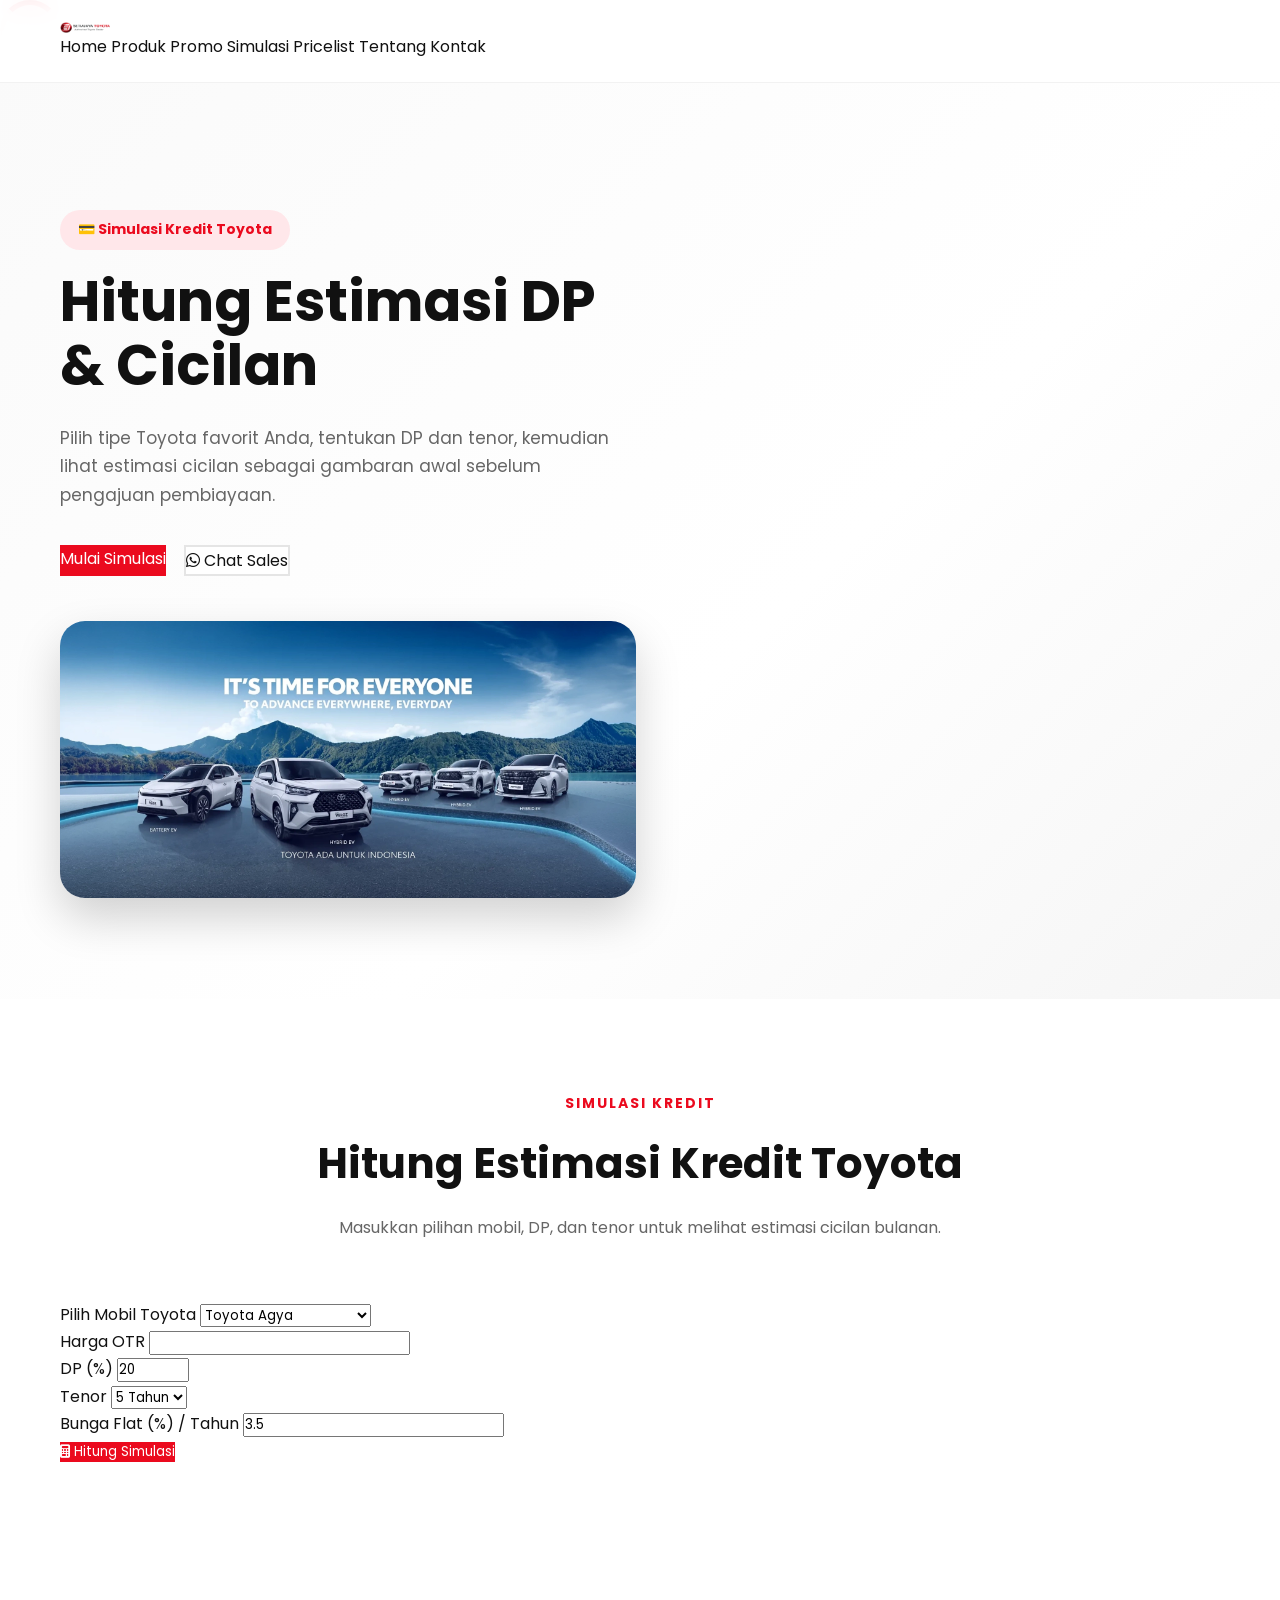
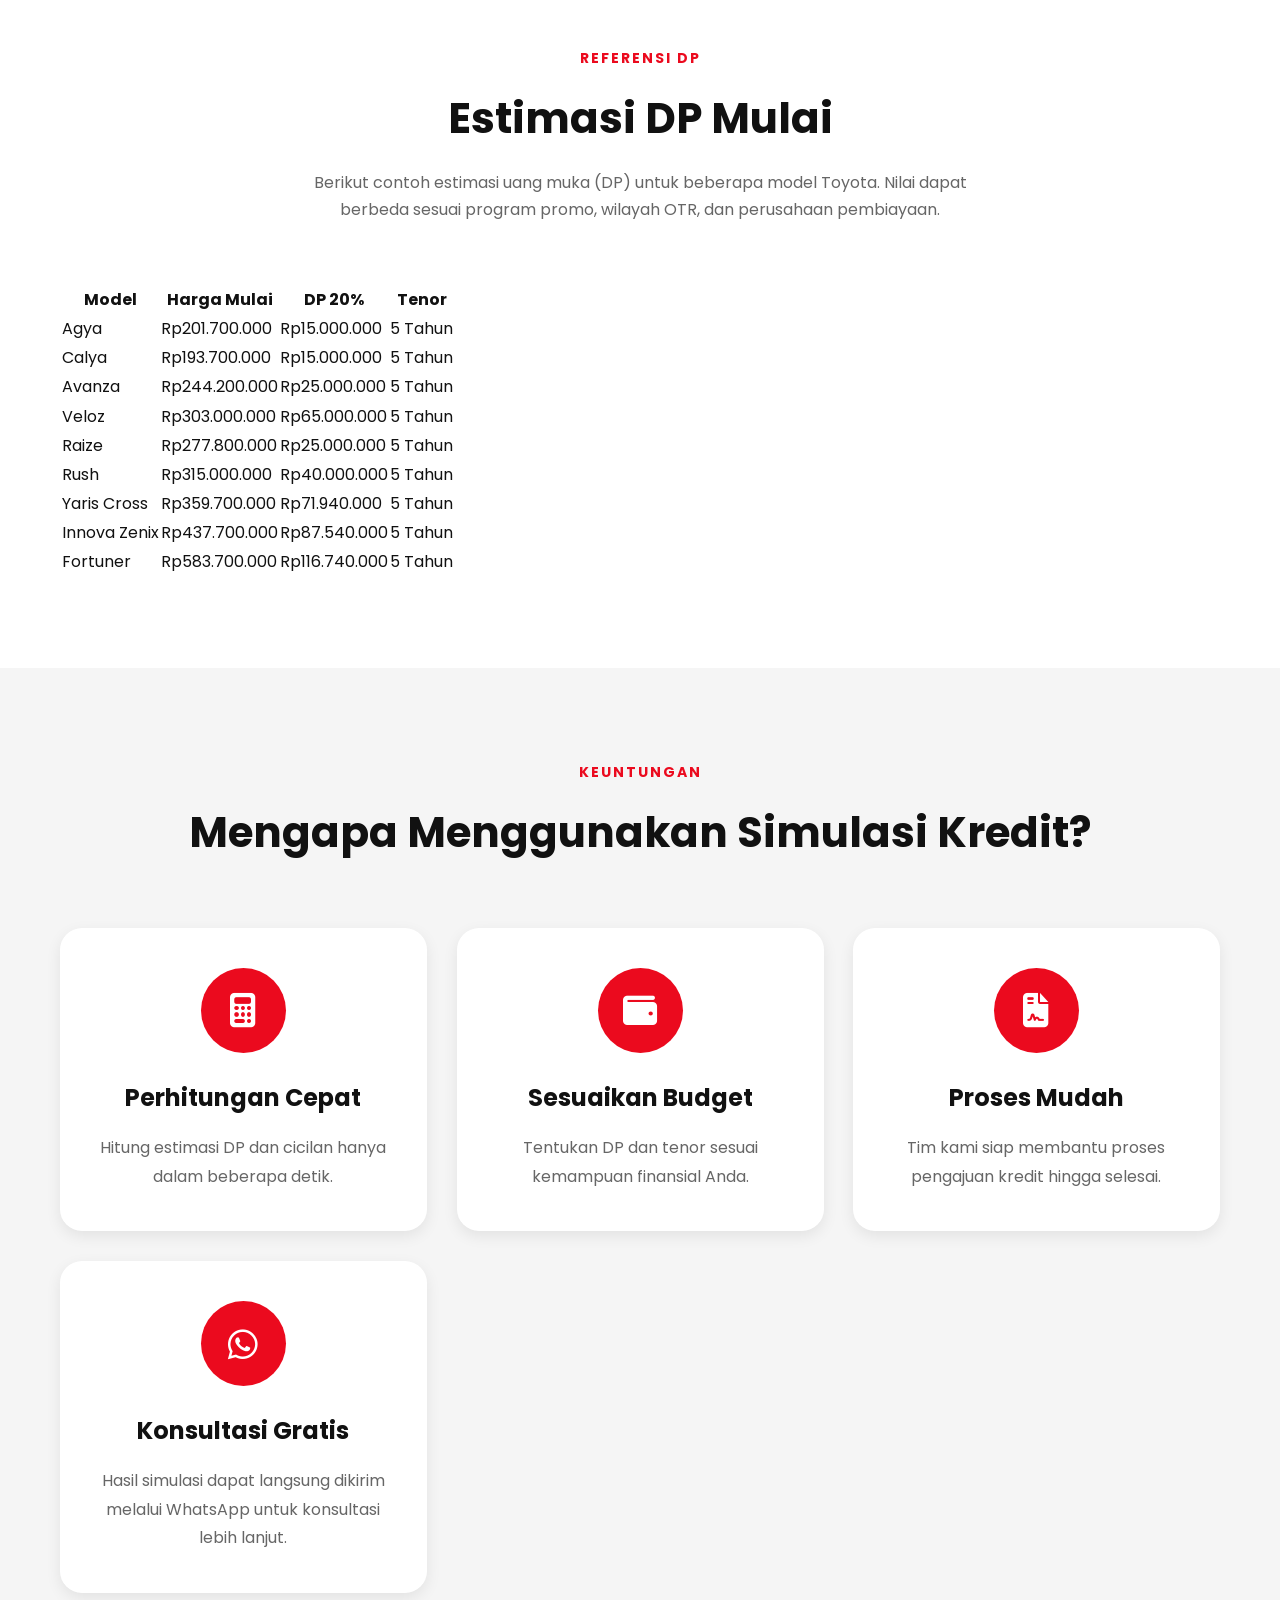
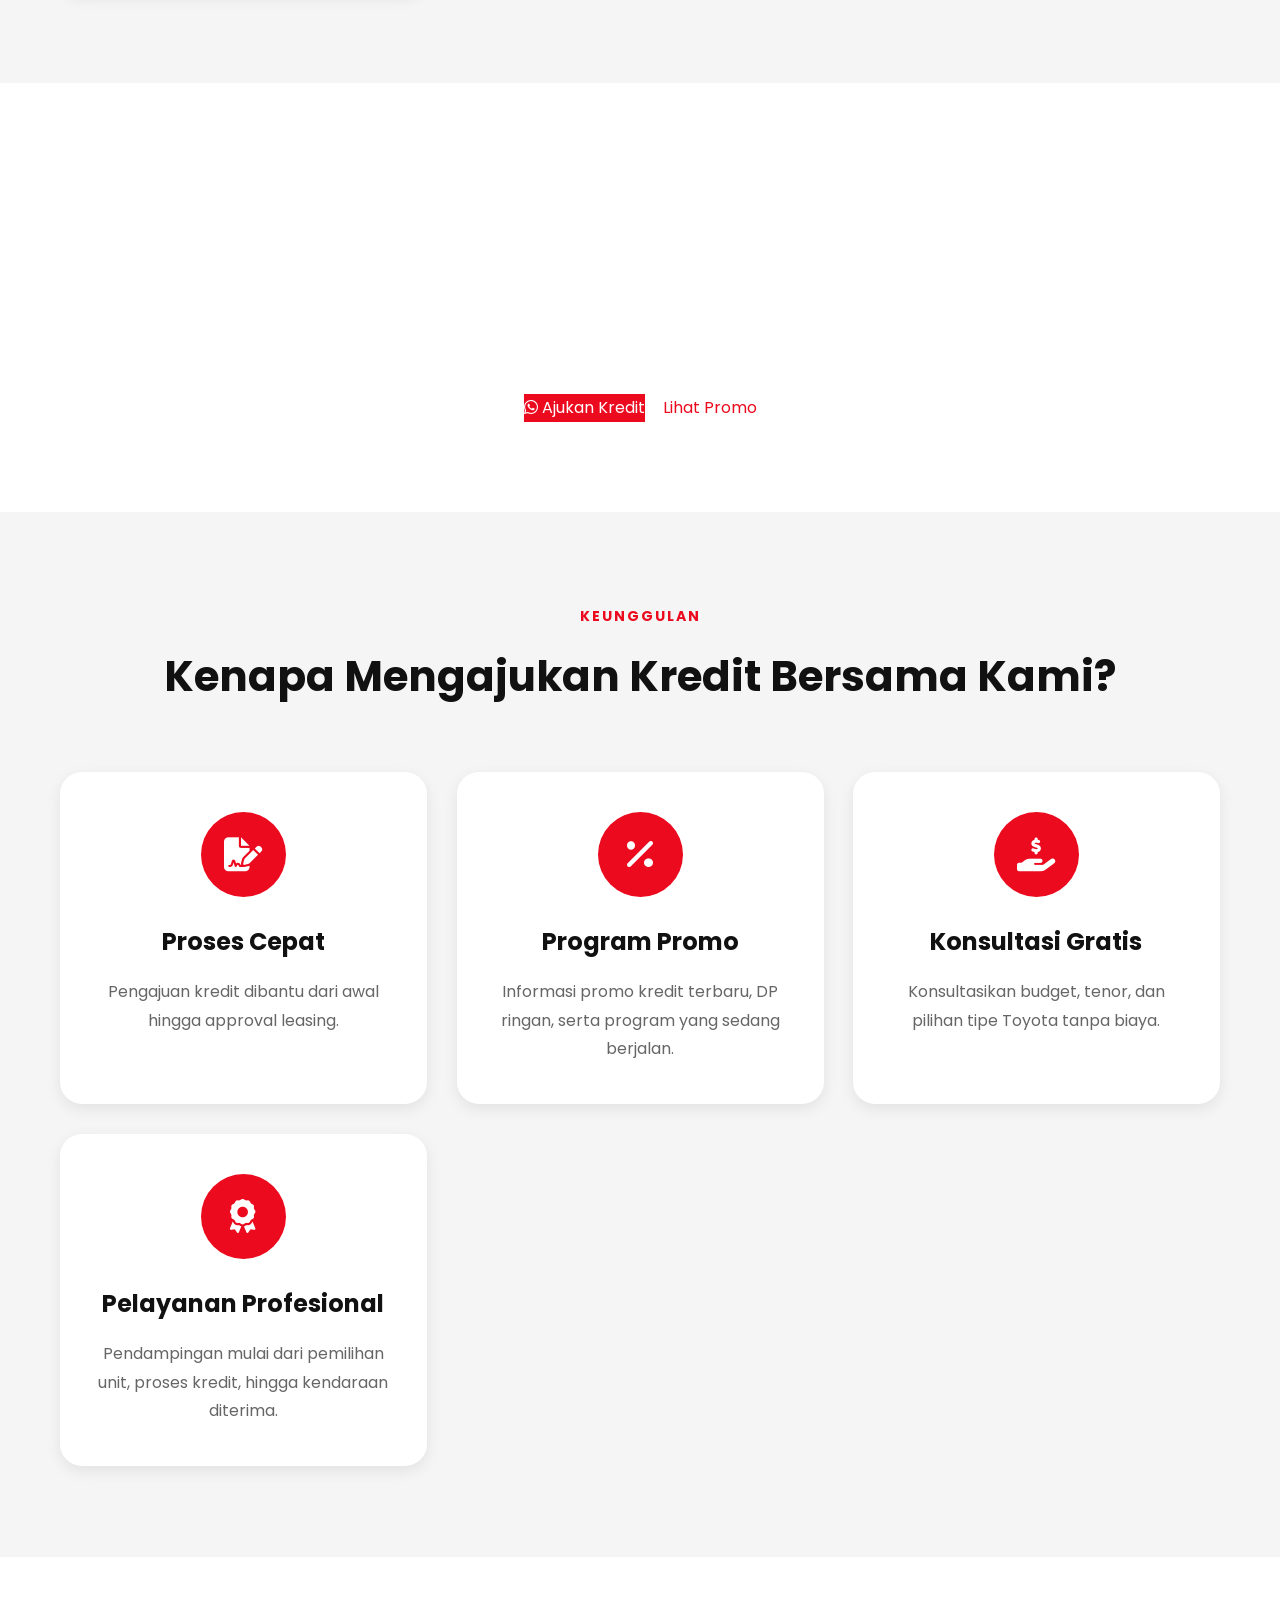
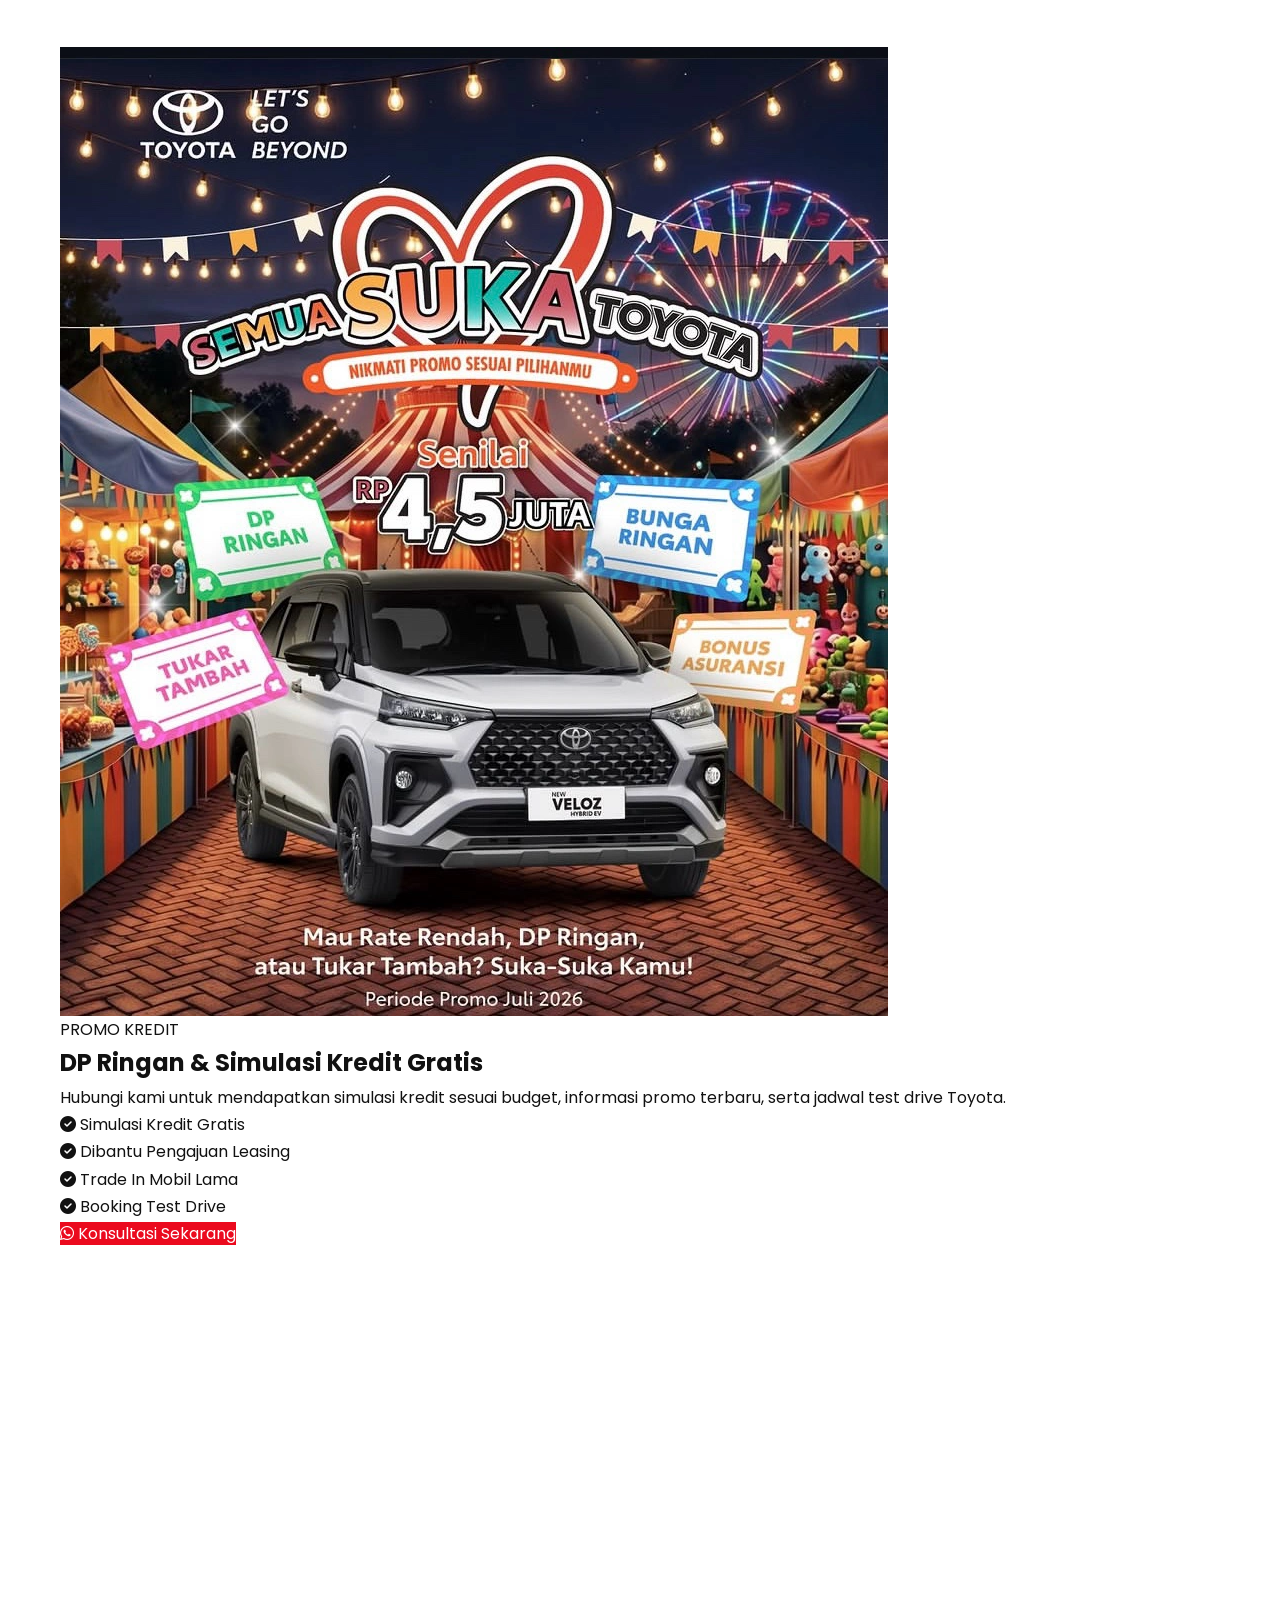
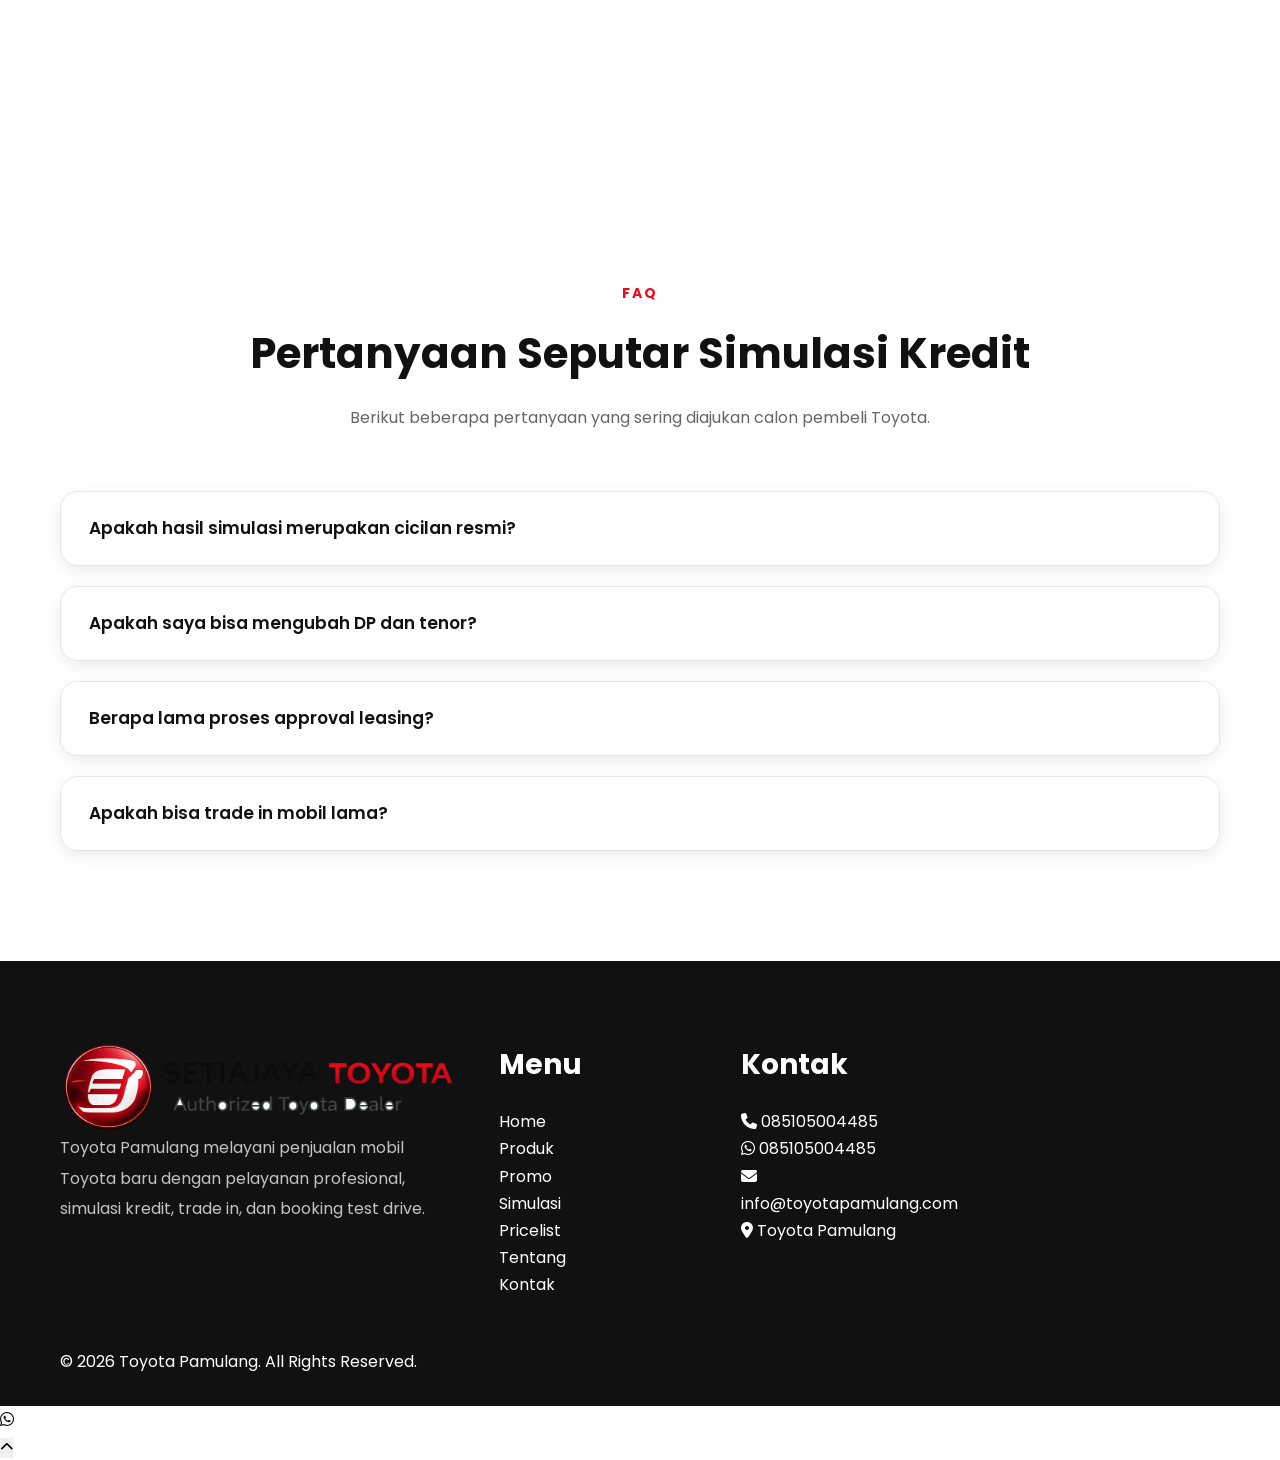
<file: simulasi.html>
<!DOCTYPE html>
<html lang="id">


<head>

<meta charset="UTF-8">

<meta name="viewport" content="width=device-width, initial-scale=1.0">

<title>Simulasi Kredit Toyota | Toyota Pamulang</title>

<meta name="description"
content="Hitung estimasi DP dan cicilan mobil Toyota dengan simulasi kredit online Toyota Pamulang.">

<meta name="keywords"
content="Simulasi Kredit Toyota, DP Toyota, Cicilan Toyota, Kredit Mobil Toyota">

<meta property="og:title"
content="Simulasi Kredit Toyota">

<meta property="og:description"
content="Hitung estimasi cicilan Toyota dengan mudah.">

<meta property="og:image"
content="images/hero.webp">

<meta property="og:type"
content="website">

<link rel="icon" href="favicon.ico">

<link rel="preconnect"
href="https://fonts.googleapis.com">

<link rel="preconnect"
href="https://fonts.gstatic.com"
crossorigin>

<link href="https://fonts.googleapis.com/css2?family=Poppins:wght@300;400;500;600;700;800&display=swap"
rel="stylesheet">

<link rel="stylesheet"
href="https://cdnjs.cloudflare.com/ajax/libs/font-awesome/6.6.0/css/all.min.css">

<link rel="stylesheet"
href="css/style.css">

<link rel="stylesheet"
href="css/responsive.css">

<link rel="stylesheet"
href="css/animation.css">

</head>

<body>

<!-- PRELOADER -->

<div id="preloader">

<div class="loader"></div>

</div>

<!-- HEADER -->

<header class="header">

<div class="container">

<div class="header-wrapper">

<a href="index.html" class="logo">

<img src="images/logo.png"
alt="Toyota Pamulang">

</a>

<nav class="navbar">

<a href="index.html">Home</a>

<a href="produk.html">Produk</a>

<a href="promo.html">Promo</a>

<a href="simulasi.html"
class="active">Simulasi</a>

<a href="pricelist.html">Pricelist</a>

<a href="tentang.html">Tentang</a>

<a href="kontak.html">Kontak</a>

</nav>

<div class="menu-toggle">

<span></span>
<span></span>
<span></span>

</div>

</div>

</div>

</header>

<!-- HERO -->

<section class="hero">

<div class="container">

<div class="hero-content">

<div class="hero-text fade-left">

<span class="hero-badge">

💳 Simulasi Kredit Toyota

</span>

<h1>

Hitung Estimasi
DP & Cicilan

</h1>

<p>

Pilih tipe Toyota favorit Anda, tentukan DP dan tenor,
kemudian lihat estimasi cicilan sebagai gambaran awal sebelum pengajuan pembiayaan.

</p>

<div class="hero-button">

<a href="#simulasi"

class="btn-primary">

Mulai Simulasi

</a>

<a href="https://wa.me/6285105004485?text=Halo%20Saya%20ingin%20Simulasi%20Kredit%20Toyota"

class="btn-secondary">

<i class="fab fa-whatsapp"></i>

Chat Sales

</a>

</div>

</div>

<div class="hero-image fade-right">

<img src="images/hero.webp"
alt="Simulasi Kredit Toyota">

</div>

</div>

</div>

</section>

<!-- FORM SIMULASI -->

<section id="simulasi">

<div class="container">

<div class="section-title fade-up">

<span>SIMULASI KREDIT</span>

<h2>Hitung Estimasi Kredit Toyota</h2>

<p>

Masukkan pilihan mobil, DP, dan tenor untuk melihat estimasi cicilan bulanan.

</p>

</div>

<div class="simulation-box">
<!-- ==========================
     FORM SIMULASI
========================== -->

<div class="simulation-item fade-left">

    <form id="simulasiForm">

        <div class="form-group">

            <label>Pilih Mobil Toyota</label>

            <select id="mobil" required>

                <option value="Agya">Toyota Agya</option>
                <option value="Calya">Toyota Calya</option>
                <option value="Avanza">Toyota Avanza</option>
                <option value="Veloz">Toyota Veloz</option>
                <option value="Raize">Toyota Raize</option>
                <option value="Rush">Toyota Rush</option>
                <option value="Yaris Cross">Toyota Yaris Cross</option>
                <option value="Innova Reborn">Toyota Innova Reborn</option>
                <option value="Innova Zenix">Toyota Innova Zenix</option>
                <option value="Fortuner">Toyota Fortuner</option>
                <option value="Hilux Rangga">Toyota Hilux Rangga</option>
                <option value="Hiace">Toyota Hiace</option>
                <option value="Alphard">Toyota Alphard</option>
                <option value="Vellfire">Toyota Vellfire</option>

            </select>

        </div>

        <div class="form-group">

            <label>Harga OTR</label>

            <input
                type="text"
                id="harga"
                readonly>

        </div>

        <div class="form-group">

            <label>DP (%)</label>

            <input
                type="number"
                id="dp"
                min="10"
                max="90"
                value="20"
                required>

        </div>

        <div class="form-group">

            <label>Tenor</label>

            <select id="tenor">

                <option value="1">1 Tahun</option>
                <option value="2">2 Tahun</option>
                <option value="3">3 Tahun</option>
                <option value="4">4 Tahun</option>
                <option value="5" selected>5 Tahun</option>
                <option value="6">6 Tahun</option>
                <option value="7">7 Tahun</option>

            </select>

        </div>

        <div class="form-group">

            <label>Bunga Flat (%) / Tahun</label>

            <input
                type="number"
                id="bunga"
                value="3.5"
                step="0.1">

        </div>

        <button
            type="submit"
            class="btn-primary">

            <i class="fas fa-calculator"></i>

            Hitung Simulasi

        </button>

    </form>

</div>

<!-- ==========================
     HASIL SIMULASI
========================== -->

<div class="simulation-item fade-right">

    <div
        id="hasil"
        style="display:none;">

        <h3>

            Hasil Simulasi Kredit

        </h3>

        <table class="simulation-table">

            <tr>

                <td>Tipe Mobil</td>

                <td>

                    <strong id="hasilMobil"></strong>

                </td>

            </tr>

            <tr>

                <td>Harga OTR</td>

                <td>

                    <strong id="hasilHarga"></strong>

                </td>

            </tr>

            <tr>

                <td>DP</td>

                <td>

                    <strong id="hasilDP"></strong>

                </td>

            </tr>

            <tr>

                <td>Tenor</td>

                <td>

                    <strong id="hasilTenor"></strong>

                </td>

            </tr>

            <tr>

                <td>Bunga</td>

                <td>

                    <strong id="hasilBunga"></strong>

                </td>

            </tr>

            <tr>

                <td>Estimasi Cicilan</td>

                <td>

                    <strong id="hasilCicilan"></strong>

                </td>

            </tr>

        </table>

        <br>

        <button
            id="kirimWA"
            class="btn-primary">

            <i class="fab fa-whatsapp"></i>

            Kirim ke WhatsApp

        </button>

    </div>

</div>

</div>

</div>

</section>
<!-- =========================================
     ESTIMASI DP POPULER
========================================= -->

<section class="pricing">

    <div class="container">

        <div class="section-title fade-up">

            <span>REFERENSI DP</span>

            <h2>Estimasi DP Mulai</h2>

            <p>

                Berikut contoh estimasi uang muka (DP) untuk beberapa model Toyota.
                Nilai dapat berbeda sesuai program promo, wilayah OTR, dan perusahaan pembiayaan.

            </p>

        </div>

        <div class="table-responsive">

            <table class="simulation-table">

                <thead>

                    <tr>

                        <th>Model</th>
                        <th>Harga Mulai</th>
                        <th>DP 20%</th>
                        <th>Tenor</th>

                    </tr>

                </thead>

                <tbody>

                    <tr>

                        <td>Agya</td>

                        <td>Rp201.700.000</td>

                        <td>Rp15.000.000</td>

                        <td>5 Tahun</td>

                    </tr>

                    <tr>

                        <td>Calya</td>

                        <td>Rp193.700.000</td>

                        <td>Rp15.000.000</td>

                        <td>5 Tahun</td>

                    </tr>

                    <tr>

                        <td>Avanza</td>

                        <td>Rp244.200.000</td>

                        <td>Rp25.000.000</td>

                        <td>5 Tahun</td>

                    </tr>

                    <tr>

                        <td>Veloz</td>

                        <td>Rp303.000.000</td>

                        <td>Rp65.000.000</td>

                        <td>5 Tahun</td>

                    </tr>

                    <tr>

                        <td>Raize</td>

                        <td>Rp277.800.000</td>

                        <td>Rp25.000.000</td>

                        <td>5 Tahun</td>

                    </tr>

                    <tr>

                        <td>Rush</td>

                        <td>Rp315.000.000</td>

                        <td>Rp40.000.000</td>

                        <td>5 Tahun</td>

                    </tr>

                    <tr>

                        <td>Yaris Cross</td>

                        <td>Rp359.700.000</td>

                        <td>Rp71.940.000</td>

                        <td>5 Tahun</td>

                    </tr>

                    <tr>

                        <td>Innova Zenix</td>

                        <td>Rp437.700.000</td>

                        <td>Rp87.540.000</td>

                        <td>5 Tahun</td>

                    </tr>

                    <tr>

                        <td>Fortuner</td>

                        <td>Rp583.700.000</td>

                        <td>Rp116.740.000</td>

                        <td>5 Tahun</td>

                    </tr>

                </tbody>

            </table>

        </div>

    </div>

</section>

<!-- =========================================
     INFORMASI KREDIT
========================================= -->

<section class="why-us">

    <div class="container">

        <div class="section-title fade-up">

            <span>KEUNTUNGAN</span>

            <h2>Mengapa Menggunakan Simulasi Kredit?</h2>

        </div>

        <div class="why-grid">

            <div class="why-card fade-up">

                <i class="fas fa-calculator"></i>

                <h3>Perhitungan Cepat</h3>

                <p>

                    Hitung estimasi DP dan cicilan hanya dalam beberapa detik.

                </p>

            </div>

            <div class="why-card fade-up delay-1">

                <i class="fas fa-wallet"></i>

                <h3>Sesuaikan Budget</h3>

                <p>

                    Tentukan DP dan tenor sesuai kemampuan finansial Anda.

                </p>

            </div>

            <div class="why-card fade-up delay-2">

                <i class="fas fa-file-contract"></i>

                <h3>Proses Mudah</h3>

                <p>

                    Tim kami siap membantu proses pengajuan kredit hingga selesai.

                </p>

            </div>

            <div class="why-card fade-up delay-3">

                <i class="fab fa-whatsapp"></i>

                <h3>Konsultasi Gratis</h3>

                <p>

                    Hasil simulasi dapat langsung dikirim melalui WhatsApp untuk konsultasi lebih lanjut.

                </p>

            </div>

        </div>

    </div>

</section>
<!-- =========================================
     CTA KREDIT
========================================= -->

<section class="cta">

    <div class="container">

        <div class="cta-box fade-up">

            <span>PENGAJUAN KREDIT</span>

            <h2>Ajukan Kredit Toyota Sekarang</h2>

            <p>

                Tim Sales Consultant Toyota Pamulang siap membantu
                simulasi kredit, pengajuan leasing, hingga proses
                serah terima kendaraan.

            </p>

            <div class="cta-button">

                <a href="https://wa.me/6285105004485?text=Halo%20Saya%20ingin%20mengajukan%20kredit%20Toyota"

                    class="btn-primary">

                    <i class="fab fa-whatsapp"></i>

                    Ajukan Kredit

                </a>

                <a href="promo.html"

                    class="btn-secondary">

                    Lihat Promo

                </a>

            </div>

        </div>

    </div>

</section>

<!-- =========================================
     KEUNGGULAN KREDIT
========================================= -->

<section class="why-us">

    <div class="container">

        <div class="section-title fade-up">

            <span>KEUNGGULAN</span>

            <h2>Kenapa Mengajukan Kredit Bersama Kami?</h2>

        </div>

        <div class="why-grid">

            <div class="why-card fade-up">

                <i class="fas fa-file-signature"></i>

                <h3>Proses Cepat</h3>

                <p>

                    Pengajuan kredit dibantu dari awal
                    hingga approval leasing.

                </p>

            </div>

            <div class="why-card fade-up delay-1">

                <i class="fas fa-percent"></i>

                <h3>Program Promo</h3>

                <p>

                    Informasi promo kredit terbaru,
                    DP ringan, serta program yang sedang berjalan.

                </p>

            </div>

            <div class="why-card fade-up delay-2">

                <i class="fas fa-hand-holding-usd"></i>

                <h3>Konsultasi Gratis</h3>

                <p>

                    Konsultasikan budget, tenor,
                    dan pilihan tipe Toyota tanpa biaya.

                </p>

            </div>

            <div class="why-card fade-up delay-3">

                <i class="fas fa-award"></i>

                <h3>Pelayanan Profesional</h3>

                <p>

                    Pendampingan mulai dari pemilihan unit,
                    proses kredit, hingga kendaraan diterima.

                </p>

            </div>

        </div>

    </div>

</section>

<!-- =========================================
     BANNER PROMO KREDIT
========================================= -->

<section class="promo">

    <div class="container">

        <div class="promo-content">

            <div class="promo-image fade-left">

                <img src="images/promo-banner.webp"

                     alt="Promo Kredit Toyota">

            </div>

            <div class="promo-text fade-right">

                <span>PROMO KREDIT</span>

                <h2>

                    DP Ringan & Simulasi Kredit Gratis

                </h2>

                <p>

                    Hubungi kami untuk mendapatkan
                    simulasi kredit sesuai budget,
                    informasi promo terbaru,
                    serta jadwal test drive Toyota.

                </p>

                <ul class="promo-list">

                    <li>

                        <i class="fas fa-check-circle"></i>

                        Simulasi Kredit Gratis

                    </li>

                    <li>

                        <i class="fas fa-check-circle"></i>

                        Dibantu Pengajuan Leasing

                    </li>

                    <li>

                        <i class="fas fa-check-circle"></i>

                        Trade In Mobil Lama

                    </li>

                    <li>

                        <i class="fas fa-check-circle"></i>

                        Booking Test Drive

                    </li>

                </ul>

                <a href="https://wa.me/6285105004485?text=Halo%20Saya%20ingin%20Simulasi%20Kredit"

                    class="btn-primary">

                    <i class="fab fa-whatsapp"></i>

                    Konsultasi Sekarang

                </a>

            </div>

        </div>

    </div>

</section>

<!-- =========================================
     STATISTIK
========================================= -->

<section class="counter">

    <div class="container">

        <div class="counter-grid">

            <div class="counter-box zoom">

                <h2>14</h2>

                <p>Model Toyota</p>

            </div>

            <div class="counter-box zoom">

                <h2>500+</h2>

                <p>Pelanggan Terlayani</p>

            </div>

            <div class="counter-box zoom">

                <h2>100%</h2>

                <p>Konsultasi Gratis</p>

            </div>

            <div class="counter-box zoom">

                <h2>7</h2>

                <p>Hari Layanan</p>

            </div>

        </div>

    </div>

</section>
<!-- =========================================
     FAQ
========================================= -->

<section class="faq">

    <div class="container">

        <div class="section-title fade-up">

            <span>FAQ</span>

            <h2>Pertanyaan Seputar Simulasi Kredit</h2>

            <p>
                Berikut beberapa pertanyaan yang sering diajukan calon pembeli Toyota.
            </p>

        </div>

        <div class="faq-item">

            <div class="faq-question">
                Apakah hasil simulasi merupakan cicilan resmi?
            </div>

            <div class="faq-answer">
                <p>
                    Tidak. Simulasi ini hanya sebagai estimasi awal.
                    Besaran cicilan final mengikuti persetujuan leasing,
                    program promo, DP, tenor, dan suku bunga yang berlaku.
                </p>
            </div>

        </div>

        <div class="faq-item">

            <div class="faq-question">
                Apakah saya bisa mengubah DP dan tenor?
            </div>

            <div class="faq-answer">
                <p>
                    Bisa. Anda bebas menyesuaikan DP dan tenor
                    sesuai kebutuhan untuk melihat estimasi cicilan.
                </p>
            </div>

        </div>

        <div class="faq-item">

            <div class="faq-question">
                Berapa lama proses approval leasing?
            </div>

            <div class="faq-answer">
                <p>
                    Umumnya sekitar 1–3 hari kerja, tergantung
                    kelengkapan dokumen dan proses verifikasi.
                </p>
            </div>

        </div>

        <div class="faq-item">

            <div class="faq-question">
                Apakah bisa trade in mobil lama?
            </div>

            <div class="faq-answer">
                <p>
                    Ya, kami melayani tukar tambah mobil
                    sesuai hasil appraisal kendaraan Anda.
                </p>
            </div>

        </div>

    </div>

</section>

<!-- =========================================
     FOOTER
========================================= -->

<footer class="footer">

    <div class="container">

        <div class="footer-grid">

            <div class="footer-about">

                <img src="images/logo.png" alt="Toyota Pamulang">

                <p>

                    Toyota Pamulang melayani penjualan mobil Toyota
                    baru dengan pelayanan profesional,
                    simulasi kredit, trade in,
                    dan booking test drive.

                </p>

            </div>

            <div>

                <h3>Menu</h3>

                <ul>

                    <li><a href="index.html">Home</a></li>

                    <li><a href="produk.html">Produk</a></li>

                    <li><a href="promo.html">Promo</a></li>

                    <li><a href="simulasi.html">Simulasi</a></li>

                    <li><a href="pricelist.html">Pricelist</a></li>

                    <li><a href="tentang.html">Tentang</a></li>

                    <li><a href="kontak.html">Kontak</a></li>

                </ul>

            </div>

            <div>

                <h3>Kontak</h3>

                <ul>

                    <li>
                        <i class="fas fa-phone"></i>
                        085105004485
                    </li>

                    <li>
                        <i class="fab fa-whatsapp"></i>
                        085105004485
                    </li>

                    <li>
                        <i class="fas fa-envelope"></i>
                        info@toyotapamulang.com
                    </li>

                    <li>
                        <i class="fas fa-map-marker-alt"></i>
                        Toyota Pamulang
                    </li>

                </ul>

            </div>

        </div>

        <div class="copyright">

            © 2026 Toyota Pamulang. All Rights Reserved.

        </div>

    </div>

</footer>

<!-- =========================================
     FLOATING WHATSAPP
========================================= -->

<div class="floating-action">

    <a href="https://wa.me/6285105004485?text=Halo%20Saya%20ingin%20Simulasi%20Kredit%20Toyota"
       target="_blank"
       aria-label="WhatsApp">

        <i class="fab fa-whatsapp"></i>

    </a>

</div>

<!-- =========================================
     BACK TO TOP
========================================= -->

<button id="backToTop">

    <i class="fas fa-chevron-up"></i>

</button>

<!-- =========================================
     SCRIPT
========================================= -->

<script src="js/script.js"></script>
<script src="js/simulasi.js"></script>

</body>
</html>
</file>
<file: css/style.css>
/* ==========================================
   GOOGLE FONT
========================================== */

@import url('https://fonts.googleapis.com/css2?family=Poppins:wght@300;400;500;600;700;800&display=swap');

/* ==========================================
   ROOT VARIABLES
========================================== */

:root{

    --primary:#eb0a1e;
    --primary-dark:#c60018;
    --secondary:#111111;
    --dark:#1d1d1d;
    --light:#ffffff;
    --gray:#666666;
    --gray-light:#f5f5f5;
    --border:#e5e5e5;

    --shadow-sm:0 5px 15px rgba(0,0,0,.08);
    --shadow-md:0 10px 30px rgba(0,0,0,.12);
    --shadow-lg:0 20px 45px rgba(0,0,0,.18);

    --radius:16px;
    --transition:.35s ease;

    --container:1200px;

}

/* ==========================================
   RESET
========================================== */

*{

    margin:0;
    padding:0;
    box-sizing:border-box;

}

html{

    scroll-behavior:smooth;

}

body{

    font-family:'Poppins',sans-serif;
    font-size:16px;
    line-height:1.7;
    color:var(--secondary);
    background:#fff;
    overflow-x:hidden;

}

/* ==========================================
   SELECTION
========================================== */

::selection{

    background:var(--primary);
    color:#fff;

}

/* ==========================================
   SCROLLBAR
========================================== */

::-webkit-scrollbar{

    width:10px;

}

::-webkit-scrollbar-track{

    background:#f1f1f1;

}

::-webkit-scrollbar-thumb{

    background:var(--primary);
    border-radius:20px;

}

::-webkit-scrollbar-thumb:hover{

    background:var(--primary-dark);

}

/* ==========================================
   IMAGE
========================================== */

img{

    display:block;
    max-width:100%;
    height:auto;

}

/* ==========================================
   LINK
========================================== */

a{

    text-decoration:none;
    color:inherit;
    transition:var(--transition);

}

/* ==========================================
   LIST
========================================== */

ul{

    list-style:none;

}

/* ==========================================
   BUTTON
========================================== */

button{

    border:none;
    outline:none;
    cursor:pointer;
    font-family:inherit;

}

/* ==========================================
   INPUT
========================================== */

input,
textarea,
select{

    font-family:inherit;
    outline:none;

}

/* ==========================================
   CONTAINER
========================================== */

.container{

    width:100%;
    max-width:var(--container);
    margin:auto;
    padding:0 20px;

}

/* ==========================================
   SECTION
========================================== */

section{

    padding:90px 0;

}

/* ==========================================
   TITLE
========================================== */

.section-title{

    text-align:center;
    margin-bottom:60px;

}

.section-title span{

    display:inline-block;
    color:var(--primary);
    font-weight:700;
    letter-spacing:2px;
    font-size:14px;
    text-transform:uppercase;
    margin-bottom:12px;

}

.section-title h2{

    font-size:42px;
    font-weight:700;
    color:var(--secondary);
    margin-bottom:15px;

}

.section-title p{

    max-width:700px;
    margin:auto;
    color:var(--gray);

}

/* ==========================================
   BUTTON
========================================== */

.btn{

    display:inline-flex;
    align-items:center;
    justify-content:center;
    gap:10px;

    padding:14px 34px;

    border-radius:50px;

    font-size:15px;
    font-weight:600;

    transition:var(--transition);

}

.btn-primary{

    background:var(--primary);
    color:#fff;

}

.btn-primary:hover{

    background:var(--primary-dark);
    transform:translateY(-3px);
    box-shadow:var(--shadow-md);

}

.btn-secondary{

    background:#fff;
    color:var(--secondary);
    border:2px solid var(--border);

}

.btn-secondary:hover{

    background:var(--secondary);
    color:#fff;
    border-color:var(--secondary);

}

/* ==========================================
   CARD
========================================== */

.card{

    background:#fff;
    border-radius:var(--radius);
    box-shadow:var(--shadow-sm);

}

/* ==========================================
   PRELOADER
========================================== */

.preloader{

    position:fixed;
    inset:0;
    background:#fff;

    display:flex;
    align-items:center;
    justify-content:center;

    z-index:99999;

}

.loader{

    width:60px;
    height:60px;

    border:5px solid #eee;
    border-top:5px solid var(--primary);

    border-radius:50%;

    animation:spin 1s linear infinite;

}

@keyframes spin{

    from{

        transform:rotate(0deg);

    }

    to{

        transform:rotate(360deg);

    }

}
/* ==========================================
   HEADER
========================================== */

.header{

    position:fixed;
    top:0;
    left:0;
    width:100%;

    z-index:9999;

    transition:var(--transition);

    background:rgba(255,255,255,.92);

    backdrop-filter:blur(12px);

    -webkit-backdrop-filter:blur(12px);

    border-bottom:1px solid rgba(0,0,0,.05);

}

.header.scrolled{

    background:#fff;

    box-shadow:var(--shadow-sm);

}

.header .container{

    display:flex;
    align-items:center;
    justify-content:space-between;

    height:82px;

}

/* ==========================================
   LOGO
========================================== */

.logo{

    display:flex;
    align-items:center;
    gap:12px;

    font-size:24px;
    font-weight:700;
    color:var(--secondary);

}

.logo img{

    width:50px;
    height:auto;

}

.logo span{

    color:var(--primary);

}

/* ==========================================
   NAVIGATION
========================================== */

.nav-menu{

    display:flex;
    align-items:center;
    gap:35px;

}

.nav-menu li{

    position:relative;

}

.nav-menu a{

    font-size:15px;
    font-weight:600;
    color:var(--secondary);

    transition:var(--transition);

}

.nav-menu a:hover{

    color:var(--primary);

}

.nav-menu a::after{

    content:"";

    position:absolute;

    left:0;
    bottom:-8px;

    width:0;
    height:2px;

    background:var(--primary);

    transition:var(--transition);

}

.nav-menu a:hover::after{

    width:100%;

}

/* ==========================================
   HEADER CTA
========================================== */

.header-action{

    display:flex;
    align-items:center;
    gap:15px;

}

/* ==========================================
   MOBILE TOGGLE
========================================== */

.menu-toggle{

    display:none;

    width:48px;
    height:48px;

    border-radius:10px;

    background:var(--primary);

    color:#fff;

    align-items:center;
    justify-content:center;

    font-size:22px;

    cursor:pointer;

}

/* ==========================================
   HERO
========================================== */

.hero{

    padding-top:150px;
    padding-bottom:100px;

    background:

    linear-gradient(135deg,#fafafa 0%,#ffffff 60%,#f5f5f5 100%);

}

.hero .container{

    display:grid;
    grid-template-columns:1.1fr 1fr;

    align-items:center;

    gap:60px;

}

/* ==========================================
   HERO CONTENT
========================================== */

.hero-content span{

    display:inline-block;

    padding:8px 18px;

    border-radius:30px;

    background:#ffe7ea;

    color:var(--primary);

    font-size:14px;
    font-weight:700;

    margin-bottom:20px;

}

.hero-content h1{

    font-size:56px;

    line-height:1.15;

    margin-bottom:25px;

    color:var(--secondary);

}

.hero-content h1 span{

    background:none;

    padding:0;

    color:var(--primary);

}

.hero-content p{

    font-size:17px;

    color:var(--gray);

    margin-bottom:35px;

    max-width:620px;

}

/* ==========================================
   HERO BUTTON
========================================== */

.hero-button{

    display:flex;
    flex-wrap:wrap;

    gap:18px;

    margin-bottom:45px;

}

/* ==========================================
   HERO STATS
========================================== */

.hero-stat{

    display:flex;

    flex-wrap:wrap;

    gap:25px;

}

.stat-box{

    background:#fff;

    border-radius:18px;

    padding:22px 28px;

    box-shadow:var(--shadow-sm);

    min-width:170px;

    transition:var(--transition);

}

.stat-box:hover{

    transform:translateY(-8px);

    box-shadow:var(--shadow-md);

}

.stat-box h3{

    font-size:32px;

    color:var(--primary);

    margin-bottom:6px;

}

.stat-box p{

    font-size:14px;

    color:var(--gray);

}

/* ==========================================
   HERO IMAGE
========================================== */

.hero-image{

    position:relative;

    display:flex;
    justify-content:center;

}

.hero-image img{

    width:100%;
    max-width:620px;

    border-radius:25px;

    box-shadow:var(--shadow-lg);

    animation:heroFloat 5s ease-in-out infinite;

}

/* ==========================================
   FLOATING CARD
========================================== */

.hero-card{

    position:absolute;

    right:-10px;
    bottom:30px;

    background:#fff;

    padding:18px 22px;

    border-radius:18px;

    box-shadow:var(--shadow-md);

    display:flex;
    align-items:center;

    gap:15px;

}

.hero-card i{

    width:55px;
    height:55px;

    border-radius:50%;

    display:flex;
    align-items:center;
    justify-content:center;

    background:var(--primary);

    color:#fff;

    font-size:24px;

}

.hero-card h4{

    font-size:18px;

    margin-bottom:4px;

}

.hero-card p{

    font-size:14px;

    color:var(--gray);

}

/* ==========================================
   HERO ANIMATION
========================================== */

@keyframes heroFloat{

    0%{

        transform:translateY(0);

    }

    50%{

        transform:translateY(-12px);

    }

    100%{

        transform:translateY(0);

    }

}
/* ==========================================
   QUICK ACTION
========================================== */

.quick-action{

    margin-top:-50px;
    position:relative;
    z-index:10;

}

.quick-grid{

    display:grid;
    grid-template-columns:repeat(4,1fr);
    gap:25px;

}

.quick-card{

    background:#fff;

    border-radius:20px;

    padding:35px 25px;

    text-align:center;

    box-shadow:var(--shadow-sm);

    transition:var(--transition);

}

.quick-card:hover{

    transform:translateY(-10px);

    box-shadow:var(--shadow-lg);

}

.quick-card i{

    width:75px;
    height:75px;

    margin:auto auto 20px;

    border-radius:50%;

    display:flex;
    align-items:center;
    justify-content:center;

    font-size:30px;

    color:#fff;

    background:var(--primary);

}

.quick-card h3{

    font-size:22px;

    margin-bottom:12px;

}

.quick-card p{

    color:var(--gray);

    font-size:15px;

}

/* ==========================================
   ABOUT
========================================== */

.about-home{

    background:var(--gray-light);

}

.about-wrapper{

    display:grid;
    grid-template-columns:1fr 1fr;

    gap:70px;

    align-items:center;

}

/* ==========================================
   ABOUT IMAGE
========================================== */

.about-image{

    position:relative;

}

.about-image img{

    width:100%;

    border-radius:25px;

    box-shadow:var(--shadow-lg);

}

.about-experience{

    position:absolute;

    left:-20px;
    bottom:30px;

    background:var(--primary);

    color:#fff;

    padding:25px;

    border-radius:18px;

    box-shadow:var(--shadow-md);

}

.about-experience h3{

    font-size:38px;

    margin-bottom:5px;

}

.about-experience span{

    font-size:15px;

}

/* ==========================================
   ABOUT CONTENT
========================================== */

.about-content h2{

    font-size:42px;

    margin-bottom:25px;

    line-height:1.3;

}

.about-content p{

    color:var(--gray);

    margin-bottom:20px;

}

/* ==========================================
   FEATURE LIST
========================================== */

.feature-list{

    margin:35px 0;

}

.feature-list li{

    display:flex;
    align-items:center;

    gap:15px;

    margin-bottom:18px;

    font-size:16px;

}

.feature-list i{

    width:34px;
    height:34px;

    border-radius:50%;

    display:flex;
    align-items:center;
    justify-content:center;

    background:var(--primary);

    color:#fff;

    font-size:14px;

    flex-shrink:0;

}

.about-button{

    display:flex;

    gap:18px;

    flex-wrap:wrap;

}

/* ==========================================
   ABOUT STATS
========================================== */

.about-stats{

    display:grid;

    grid-template-columns:repeat(4,1fr);

    gap:25px;

    margin-top:70px;

}

.about-stat{

    background:#fff;

    border-radius:20px;

    text-align:center;

    padding:35px 20px;

    box-shadow:var(--shadow-sm);

    transition:var(--transition);

}

.about-stat:hover{

    transform:translateY(-8px);

    box-shadow:var(--shadow-md);

}

.about-stat h3{

    font-size:36px;

    color:var(--primary);

    margin-bottom:8px;

}

.about-stat span{

    display:block;

    color:var(--gray);

    font-size:15px;

}

/* ==========================================
   SECTION BUTTON
========================================== */

.section-button{

    margin-top:50px;

    text-align:center;

}
/* ==========================================
   PRODUCT SECTION
========================================== */

.product-home{

    background:#ffffff;

}

.car-grid{

    display:grid;

    grid-template-columns:repeat(3,1fr);

    gap:35px;

}

/* ==========================================
   PRODUCT CARD
========================================== */

.car-card{

    background:#fff;

    border-radius:22px;

    overflow:hidden;

    box-shadow:var(--shadow-sm);

    transition:var(--transition);

    position:relative;

    border:1px solid rgba(0,0,0,.05);

}

.car-card:hover{

    transform:translateY(-12px);

    box-shadow:var(--shadow-lg);

}

/* ==========================================
   PRODUCT IMAGE
========================================== */

.car-image{

    position:relative;

    overflow:hidden;

    background:#f8f8f8;

}

.car-image img{

    width:100%;

    height:250px;

    object-fit:contain;

    padding:20px;

    transition:.6s;

}

.car-card:hover .car-image img{

    transform:scale(1.08);

}

/* ==========================================
   PRODUCT CONTENT
========================================== */

.car-content{

    padding:28px;

}

/* ==========================================
   CATEGORY
========================================== */

.car-category{

    display:inline-block;

    padding:7px 15px;

    border-radius:30px;

    background:#ffe7ea;

    color:var(--primary);

    font-size:13px;

    font-weight:700;

    text-transform:uppercase;

    letter-spacing:.5px;

    margin-bottom:15px;

}

/* ==========================================
   TITLE
========================================== */

.car-content h3{

    font-size:28px;

    margin-bottom:12px;

    color:var(--secondary);

}

/* ==========================================
   PRICE
========================================== */

.price{

    font-size:28px;

    color:var(--primary);

    font-weight:700;

    margin-bottom:22px;

}

/* ==========================================
   FEATURE
========================================== */

.car-feature{

    margin-bottom:30px;

}

.car-feature li{

    display:flex;

    align-items:center;

    gap:12px;

    margin-bottom:14px;

    color:var(--gray);

    font-size:15px;

}

.car-feature i{

    color:var(--primary);

    font-size:16px;

}

/* ==========================================
   BUTTON
========================================== */

.car-button{

    display:flex;

    gap:12px;

}

.car-button .btn{

    flex:1;

    padding:13px 18px;

    font-size:14px;

}

/* ==========================================
   PRODUCT BADGE
========================================== */

.car-card::before{

    content:"HOT";

    position:absolute;

    top:18px;

    right:18px;

    background:var(--primary);

    color:#fff;

    font-size:11px;

    font-weight:700;

    padding:6px 12px;

    border-radius:30px;

    z-index:5;

    letter-spacing:1px;

}

/* ==========================================
   PRODUCT IMAGE OVERLAY
========================================== */

.car-image::after{

    content:"";

    position:absolute;

    left:0;

    bottom:0;

    width:100%;

    height:70px;

    background:linear-gradient(to top,
    rgba(255,255,255,1),
    rgba(255,255,255,0));

}

/* ==========================================
   PRODUCT HOVER
========================================== */

.car-card:hover .price{

    color:var(--primary-dark);

}

.car-card:hover .car-category{

    background:var(--primary);

    color:#fff;

}

/* ==========================================
   PRODUCT BUTTON EFFECT
========================================== */

.car-button .btn-primary:hover{

    transform:translateY(-2px);

}

.car-button .btn-secondary:hover{

    transform:translateY(-2px);

}

/* ==========================================
   PRODUCT SPACING
========================================== */

.product-home .section-title{

    margin-bottom:70px;

}
/* ==========================================
   PROMO SECTION
========================================== */

.promo-home{

    background:linear-gradient(180deg,#fafafa,#ffffff);

}

.promo-grid{

    display:grid;

    grid-template-columns:repeat(3,1fr);

    gap:30px;

}

/* ==========================================
   PROMO CARD
========================================== */

.promo-card{

    background:#fff;

    border-radius:22px;

    padding:40px 30px;

    text-align:center;

    box-shadow:var(--shadow-sm);

    transition:var(--transition);

    border:1px solid rgba(0,0,0,.05);

    position:relative;

    overflow:hidden;

}

.promo-card::before{

    content:"";

    position:absolute;

    top:0;
    left:0;

    width:100%;
    height:5px;

    background:var(--primary);

}

.promo-card:hover{

    transform:translateY(-10px);

    box-shadow:var(--shadow-lg);

}

.promo-icon{

    width:90px;
    height:90px;

    margin:0 auto 25px;

    border-radius:50%;

    display:flex;
    align-items:center;
    justify-content:center;

    background:linear-gradient(135deg,var(--primary),var(--primary-dark));

    color:#fff;

    font-size:34px;

    transition:var(--transition);

}

.promo-card:hover .promo-icon{

    transform:rotateY(180deg);

}

.promo-card h3{

    font-size:24px;

    margin-bottom:15px;

}

.promo-card p{

    color:var(--gray);

    line-height:1.8;

}

.promo-action{

    margin-top:60px;

    display:flex;

    justify-content:center;

    gap:20px;

    flex-wrap:wrap;

}

/* ==========================================
   WHY US
========================================== */

.why-us{

    background:var(--gray-light);

}

.why-grid{

    display:grid;

    grid-template-columns:repeat(3,1fr);

    gap:30px;

}

/* ==========================================
   WHY CARD
========================================== */

.why-card{

    background:#fff;

    border-radius:22px;

    padding:40px 30px;

    text-align:center;

    transition:var(--transition);

    box-shadow:var(--shadow-sm);

}

.why-card:hover{

    transform:translateY(-10px);

    box-shadow:var(--shadow-lg);

}

.why-card i{

    width:85px;
    height:85px;

    margin:0 auto 25px;

    border-radius:50%;

    display:flex;
    align-items:center;
    justify-content:center;

    background:var(--primary);

    color:#fff;

    font-size:34px;

    transition:var(--transition);

}

.why-card:hover i{

    transform:scale(1.15);

    background:var(--secondary);

}

.why-card h3{

    font-size:24px;

    margin-bottom:15px;

}

.why-card p{

    color:var(--gray);

    line-height:1.8;

}

/* ==========================================
   HOVER GLOW
========================================== */

.promo-card:hover,
.why-card:hover{

    border-color:rgba(235,10,30,.15);

}

/* ==========================================
   ICON ANIMATION
========================================== */

@keyframes pulseIcon{

    0%{

        transform:scale(1);

    }

    50%{

        transform:scale(1.08);

    }

    100%{

        transform:scale(1);

    }

}

.promo-icon,
.why-card i{

    animation:pulseIcon 3s infinite;

}
/* ==========================================
   SIMULATION SECTION
========================================== */

.simulation-home{

    background:#ffffff;

}

.simulation-wrapper{

    display:grid;

    grid-template-columns:1fr 1fr;

    gap:60px;

    align-items:center;

}

.simulation-image img{

    width:100%;

    border-radius:25px;

    box-shadow:var(--shadow-lg);

}

.simulation-content h3{

    font-size:38px;

    margin-bottom:20px;

    color:var(--secondary);

}

.simulation-content p{

    color:var(--gray);

    margin-bottom:30px;

    line-height:1.8;

}

.simulation-list{

    margin-bottom:35px;

}

.simulation-list li{

    display:flex;

    align-items:center;

    gap:12px;

    margin-bottom:16px;

    font-size:16px;

}

.simulation-list i{

    color:var(--primary);

    font-size:18px;

}

.simulation-button{

    display:flex;

    flex-wrap:wrap;

    gap:18px;

}

/* ==========================================
   TESTIMONIAL
========================================== */

.testimonial-home{

    background:var(--gray-light);

}

.testimonial-grid{

    display:grid;

    grid-template-columns:repeat(3,1fr);

    gap:30px;

}

.testimonial-card{

    background:#fff;

    border-radius:22px;

    padding:35px;

    box-shadow:var(--shadow-sm);

    transition:var(--transition);

    position:relative;

}

.testimonial-card:hover{

    transform:translateY(-10px);

    box-shadow:var(--shadow-lg);

}

.testimonial-rating{

    margin-bottom:20px;

}

.testimonial-rating i{

    color:#FFC107;

    margin-right:4px;

}

.testimonial-card p{

    color:var(--gray);

    line-height:1.9;

    margin-bottom:30px;

    font-style:italic;

}

.testimonial-user{

    display:flex;

    align-items:center;

    gap:15px;

}

.testimonial-user img{

    width:65px;

    height:65px;

    border-radius:50%;

    object-fit:cover;

}

.testimonial-user h4{

    font-size:18px;

    margin-bottom:5px;

}

.testimonial-user span{

    color:var(--gray);

    font-size:14px;

}

/* ==========================================
   FAQ
========================================== */

.faq-home{

    background:#ffffff;

}

.faq-wrapper{

    max-width:900px;

    margin:auto;

}

.faq-item{

    background:#fff;

    border-radius:18px;

    overflow:hidden;

    margin-bottom:20px;

    border:1px solid var(--border);

    box-shadow:var(--shadow-sm);

}

.faq-question{

    width:100%;

    display:flex;

    justify-content:space-between;

    align-items:center;

    padding:22px 28px;

    background:#fff;

    font-size:17px;

    font-weight:600;

    cursor:pointer;

    transition:var(--transition);

}

.faq-question:hover{

    background:#fafafa;

}

.faq-question i{

    color:var(--primary);

    transition:var(--transition);

}

.faq-answer{

    max-height:0;

    overflow:hidden;

    transition:max-height .4s ease;

}

.faq-answer p{

    padding:0 28px 25px;

    color:var(--gray);

    line-height:1.8;

}

/* ==========================================
   ACTIVE FAQ
========================================== */

.faq-item.active .faq-answer{

    max-height:300px;

}

.faq-item.active .faq-question i{

    transform:rotate(45deg);

}

/* ==========================================
   CTA SECTION
========================================== */

.cta-section{

    padding:100px 0;

    background:linear-gradient(135deg,var(--primary),var(--primary-dark));

}

.cta-box{

    text-align:center;

    color:#fff;

}

.cta-box h2{

    font-size:48px;

    margin-bottom:20px;

}

.cta-box p{

    max-width:700px;

    margin:0 auto 35px;

    line-height:1.8;

    opacity:.95;

}

.cta-button{

    display:flex;

    justify-content:center;

    flex-wrap:wrap;

    gap:18px;

}

.cta-button .btn-secondary{

    background:#fff;

    color:var(--primary);

    border:none;

}

.cta-button .btn-secondary:hover{

    background:#111;

    color:#fff;

}
/* ==========================================
   FOOTER
========================================== */

.footer{

    background:#111111;

    color:#ffffff;

    padding:80px 0 30px;

}

.footer-grid{

    display:grid;

    grid-template-columns:2fr 1fr 1.2fr 1fr;

    gap:45px;

    margin-bottom:50px;

}

.footer h3,
.footer h4{

    margin-bottom:20px;

    font-weight:700;

}

.footer h3{

    font-size:28px;

}

.footer h4{

    font-size:20px;

}

.footer p{

    color:rgba(255,255,255,.75);

    line-height:1.9;

    margin-bottom:12px;

}

.footer-menu ul{

    display:flex;

    flex-direction:column;

    gap:14px;

}

.footer-menu a{

    color:rgba(255,255,255,.75);

    transition:var(--transition);

}

.footer-menu a:hover{

    color:#ffffff;

    padding-left:8px;

}

.footer-contact p{

    display:flex;

    align-items:flex-start;

    gap:10px;

}

/* ==========================================
   SOCIAL
========================================== */

.social-icon{

    display:flex;

    gap:15px;

    flex-wrap:wrap;

}

.social-icon a{

    width:48px;

    height:48px;

    border-radius:50%;

    display:flex;

    align-items:center;

    justify-content:center;

    background:rgba(255,255,255,.08);

    color:#ffffff;

    font-size:18px;

    transition:var(--transition);

}

.social-icon a:hover{

    background:var(--primary);

    transform:translateY(-6px);

}

/* ==========================================
   FOOTER BOTTOM
========================================== */

.footer-bottom{

    border-top:1px solid rgba(255,255,255,.12);

    padding-top:25px;

    text-align:center;

}

.footer-bottom p{

    margin:0;

    color:rgba(255,255,255,.6);

    font-size:15px;

}

/* ==========================================
   FLOATING WHATSAPP
========================================== */

.floating-wa{

    position:fixed;

    right:25px;

    bottom:25px;

    width:65px;

    height:65px;

    border-radius:50%;

    background:#25D366;

    color:#ffffff;

    display:flex;

    align-items:center;

    justify-content:center;

    font-size:32px;

    box-shadow:0 15px 35px rgba(37,211,102,.35);

    z-index:999;

    transition:var(--transition);

    animation:waPulse 2.5s infinite;

}

.floating-wa:hover{

    transform:scale(1.12);

}

/* ==========================================
   BACK TO TOP
========================================== */

.back-to-top{

    position:fixed;

    right:25px;

    bottom:105px;

    width:55px;

    height:55px;

    border-radius:50%;

    background:var(--primary);

    color:#ffffff;

    display:flex;

    align-items:center;

    justify-content:center;

    font-size:20px;

    cursor:pointer;

    border:none;

    opacity:0;

    visibility:hidden;

    transform:translateY(20px);

    transition:var(--transition);

    z-index:998;

    box-shadow:var(--shadow-md);

}

.back-to-top.show{

    opacity:1;

    visibility:visible;

    transform:translateY(0);

}

.back-to-top:hover{

    background:var(--primary-dark);

    transform:translateY(-5px);

}

/* ==========================================
   PRELOADER HIDE
========================================== */

.preloader.hide{

    opacity:0;

    visibility:hidden;

    pointer-events:none;

    transition:.5s;

}

/* ==========================================
   UTILITY
========================================== */

.text-center{

    text-align:center;

}

.mt-20{

    margin-top:20px;

}

.mt-30{

    margin-top:30px;

}

.mt-40{

    margin-top:40px;

}

.mt-50{

    margin-top:50px;

}

.mb-20{

    margin-bottom:20px;

}

.mb-30{

    margin-bottom:30px;

}

.mb-40{

    margin-bottom:40px;

}

.mb-50{

    margin-bottom:50px;

}

/* ==========================================
   ANIMATION
========================================== */

@keyframes waPulse{

    0%{

        box-shadow:0 0 0 0 rgba(37,211,102,.55);

    }

    70%{

        box-shadow:0 0 0 18px rgba(37,211,102,0);

    }

    100%{

        box-shadow:0 0 0 0 rgba(37,211,102,0);

    }

}
/* ==========================================
   RESPONSIVE
========================================== */

/* ===============================
   DESKTOP
================================ */

@media (max-width:1200px){

    .container{

        max-width:1000px;

    }

    .hero-content h1{

        font-size:48px;

    }

    .section-title h2{

        font-size:38px;

    }

}

/* ===============================
   LAPTOP
================================ */

@media (max-width:992px){

    section{

        padding:80px 0;

    }

    .menu-toggle{

        display:flex;

    }

    .nav-menu{

        position:fixed;

        top:82px;

        left:-100%;

        width:280px;

        height:calc(100vh - 82px);

        background:#fff;

        flex-direction:column;

        justify-content:flex-start;

        align-items:flex-start;

        padding:35px 25px;

        gap:20px;

        box-shadow:var(--shadow-lg);

        transition:.35s;

        overflow-y:auto;

    }

    .nav-menu.active{

        left:0;

    }

    .header-action{

        display:none;

    }

    .hero .container,
    .about-wrapper,
    .simulation-wrapper{

        grid-template-columns:1fr;

        gap:45px;

    }

    .hero{

        text-align:center;

    }

    .hero-content p{

        margin-left:auto;
        margin-right:auto;

    }

    .hero-button,
    .hero-stat{

        justify-content:center;

    }

    .hero-card{

        position:relative;

        right:auto;
        bottom:auto;

        margin-top:20px;

    }

    .quick-grid,
    .promo-grid,
    .why-grid,
    .testimonial-grid{

        grid-template-columns:repeat(2,1fr);

    }

    .car-grid{

        grid-template-columns:repeat(2,1fr);

    }

    .about-stats{

        grid-template-columns:repeat(2,1fr);

    }

    .footer-grid{

        grid-template-columns:repeat(2,1fr);

    }

}

/* ===============================
   TABLET
================================ */

@media (max-width:768px){

    section{

        padding:70px 0;

    }

    .hero{

        padding-top:130px;

    }

    .hero-content h1{

        font-size:38px;

    }

    .section-title h2{

        font-size:30px;

    }

    .section-title{

        margin-bottom:45px;

    }

    .quick-grid,
    .promo-grid,
    .why-grid,
    .testimonial-grid,
    .car-grid,
    .about-stats{

        grid-template-columns:1fr;

    }

    .hero-button,
    .promo-action,
    .simulation-button,
    .cta-button,
    .about-button{

        flex-direction:column;

        align-items:stretch;

    }

    .car-button{

        flex-direction:column;

    }

    .stat-box{

        min-width:140px;

    }

    .footer-grid{

        grid-template-columns:1fr;

        gap:35px;

    }

    .about-content h2{

        font-size:34px;

    }

    .simulation-content h3{

        font-size:30px;

    }

    .cta-box h2{

        font-size:34px;

    }

}

/* ===============================
   MOBILE
================================ */

@media (max-width:576px){

    .container{

        padding:0 18px;

    }

    .header .container{

        height:74px;

    }

    .nav-menu{

        top:74px;

        height:calc(100vh - 74px);

        width:100%;

    }

    .logo{

        font-size:20px;

    }

    .logo img{

        width:42px;

    }

    .hero{

        padding-top:120px;

        padding-bottom:70px;

    }

    .hero-content h1{

        font-size:30px;

        line-height:1.3;

    }

    .hero-content p{

        font-size:15px;

    }

    .section-title h2{

        font-size:26px;

    }

    .btn{

        width:100%;

        justify-content:center;

    }

    .hero-stat{

        flex-direction:column;

    }

    .stat-box{

        width:100%;

    }

    .about-experience{

        position:relative;

        left:auto;
        bottom:auto;

        margin-top:20px;

    }

    .car-content{

        padding:22px;

    }

    .car-content h3{

        font-size:24px;

    }

    .price{

        font-size:24px;

    }

    .promo-card,
    .why-card,
    .testimonial-card{

        padding:28px 22px;

    }

    .floating-wa{

        width:58px;

        height:58px;

        font-size:28px;

        right:18px;

        bottom:18px;

    }

    .back-to-top{

        width:50px;

        height:50px;

        right:18px;

        bottom:88px;

    }

}
/* ==========================================
   PREMIUM ANIMATION
========================================== */

.fade-up,
.fade-left,
.fade-right,
.zoom-in{

    opacity:0;

    transition:all .8s ease;

    will-change:transform,opacity;

}

.fade-up{

    transform:translateY(60px);

}

.fade-left{

    transform:translateX(-60px);

}

.fade-right{

    transform:translateX(60px);

}

.zoom-in{

    transform:scale(.85);

}

.fade-up.show,
.fade-left.show,
.fade-right.show,
.zoom-in.show{

    opacity:1;

    transform:none;

}

/* ==========================================
   RIPPLE EFFECT
========================================== */

.btn{

    position:relative;

    overflow:hidden;

}

.btn::after{

    content:"";

    position:absolute;

    left:50%;
    top:50%;

    width:0;
    height:0;

    border-radius:50%;

    background:rgba(255,255,255,.35);

    transform:translate(-50%,-50%);

    transition:width .6s,height .6s;

}

.btn:active::after{

    width:320px;
    height:320px;

}

/* ==========================================
   IMAGE HOVER
========================================== */

img{

    transition:transform .45s ease;

}

.card:hover img,
.car-card:hover img,
.promo-card:hover img,
.testimonial-card:hover img{

    transform:scale(1.05);

}

/* ==========================================
   ICON EFFECT
========================================== */

i{

    transition:all .35s ease;

}

.btn:hover i{

    transform:translateX(4px);

}

.quick-card:hover i,
.why-card:hover i{

    transform:scale(1.1) rotate(8deg);

}

/* ==========================================
   LINK EFFECT
========================================== */

a{

    transition:all .3s ease;

}

a:hover{

    text-decoration:none;

}

/* ==========================================
   CARD HOVER
========================================== */

.card,
.car-card,
.quick-card,
.promo-card,
.why-card,
.testimonial-card{

    transition:
        transform .35s ease,
        box-shadow .35s ease;

}

.card:hover,
.car-card:hover,
.quick-card:hover,
.promo-card:hover,
.why-card:hover,
.testimonial-card:hover{

    box-shadow:0 20px 45px rgba(0,0,0,.15);

}

/* ==========================================
   INPUT EFFECT
========================================== */

input,
textarea,
select{

    transition:all .3s ease;

}

input:focus,
textarea:focus,
select:focus{

    border-color:var(--primary);

    box-shadow:0 0 0 4px rgba(235,10,30,.12);

}

/* ==========================================
   SECTION FADE
========================================== */

section{

    animation:sectionFade .8s ease;

}

@keyframes sectionFade{

    from{

        opacity:0;

    }

    to{

        opacity:1;

    }

}

/* ==========================================
   FLOATING EFFECT
========================================== */

.floating{

    animation:floating 3.5s ease-in-out infinite;

}

@keyframes floating{

    0%{

        transform:translateY(0);

    }

    50%{

        transform:translateY(-12px);

    }

    100%{

        transform:translateY(0);

    }

}

/* ==========================================
   PULSE EFFECT
========================================== */

.pulse{

    animation:pulse 2s infinite;

}

@keyframes pulse{

    0%{

        transform:scale(1);

    }

    50%{

        transform:scale(1.05);

    }

    100%{

        transform:scale(1);

    }

}

/* ==========================================
   SHIMMER EFFECT
========================================== */

.shimmer{

    position:relative;

    overflow:hidden;

}

.shimmer::before{

    content:"";

    position:absolute;

    top:0;
    left:-120%;

    width:70%;
    height:100%;

    background:

    linear-gradient(
        90deg,
        transparent,
        rgba(255,255,255,.35),
        transparent
    );

    transform:skewX(-20deg);

}

.shimmer:hover::before{

    animation:shimmerMove 1s;

}

@keyframes shimmerMove{

    to{

        left:150%;

    }

}

/* ==========================================
   LOADING SKELETON
========================================== */

.skeleton{

    background:

    linear-gradient(
        90deg,
        #f0f0f0 25%,
        #fafafa 50%,
        #f0f0f0 75%
    );

    background-size:200% 100%;

    animation:skeletonLoading 1.5s infinite;

}

@keyframes skeletonLoading{

    from{

        background-position:200% 0;

    }

    to{

        background-position:-200% 0;

    }

}

/* ==========================================
   GLASS EFFECT
========================================== */

.glass{

    background:rgba(255,255,255,.15);

    backdrop-filter:blur(14px);

    -webkit-backdrop-filter:blur(14px);

    border:1px solid rgba(255,255,255,.25);

}

/* ==========================================
   GRADIENT TEXT
========================================== */

.gradient-text{

    background:linear-gradient(
        135deg,
        var(--primary),
        var(--primary-dark)
    );

    -webkit-background-clip:text;

    -webkit-text-fill-color:transparent;

    background-clip:text;

}

/* ==========================================
   SMOOTH TRANSITION
========================================== */

*{

    scroll-margin-top:100px;

}

/* ==========================================
   THE END
========================================== */
</file>
<file: css/responsive.css>
/* =========================================
   RESPONSIVE
   PART 3
   SMALL MOBILE
========================================= */

@media (max-width:576px){

html{

    font-size:14px;

}

section{

    padding:50px 0;

}

.container{

    width:95%;

}

/* ==========================
   HEADER
========================== */

.logo img{

    width:135px;

}

.header{

    padding:14px 0;

}

.navbar{

    top:72px;

    padding:25px;

}

.navbar a{

    font-size:16px;

}

/* ==========================
   HERO
========================== */

.hero{

    padding-top:100px;

}

.hero-text h1{

    font-size:30px;

}

.hero-text p{

    font-size:15px;

}

.hero-badge{

    font-size:13px;

    padding:8px 16px;

}

.hero-info{

    grid-template-columns:1fr;

    gap:18px;

}

.hero-info h2{

    font-size:24px;

}

.hero-info span{

    font-size:13px;

}

/* ==========================
   BUTTON
========================== */

.btn-primary,

.btn-secondary,

.btn-card{

    width:100%;

    padding:15px;

    font-size:15px;

}

/* ==========================
   TITLE
========================== */

.section-title h2{

    font-size:28px;

}

.section-title p{

    font-size:14px;

}

/* ==========================
   CARD
========================== */

.car-card img{

    height:200px;

}

.car-content{

    padding:22px;

}

.car-content h3{

    font-size:22px;

}

.car-content h4{

    font-size:24px;

}

.why-card,

.service-box,

.simulation-item,

.testimonial-card{

    padding:24px;

}

/* ==========================
   PROMO
========================== */

.promo-text h2,

.test-drive-content h2,

.cta-box h2{

    font-size:28px;

}

/* ==========================
   FAQ
========================== */

.faq-question{

    font-size:16px;

    padding:20px;

}

.faq-answer p{

    padding:0 20px 20px;

}

/* ==========================
   MAP
========================== */

.map-box iframe{

    height:280px;

}

/* ==========================
   FOOTER
========================== */

.footer{

    padding-top:60px;

}

.footer-grid{

    gap:30px;

}

.footer h3{

    font-size:20px;

}

.footer-about img{

    width:160px;

}

.copyright{

    font-size:13px;

}

}

/* =========================================
   EXTRA SMALL
========================================= */

@media (max-width:480px){

.hero-text h1{

    font-size:26px;

}

.hero-text p{

    font-size:14px;

}

.section-title h2{

    font-size:24px;

}

.promo-text h2,

.test-drive-content h2,

.cta-box h2{

    font-size:24px;

}

.counter-box h2{

    font-size:34px;

}

.counter-box p{

    font-size:14px;

}

.floating-action{

    right:12px;

    bottom:18px;

}

.floating-action a{

    width:50px;

    height:50px;

    font-size:20px;

}

#backToTop{

    width:45px;

    height:45px;

    right:12px;

    bottom:135px;

}

}

/* =========================================
   LANDSCAPE PHONE
========================================= */

@media (max-height:500px) and (orientation:landscape){

.hero{

    min-height:auto;

    padding:120px 0 60px;

}

.hero-content{

    gap:30px;

}

}

/* =========================================
   END RESPONSIVE.CSS
========================================= */
</file>
<file: css/animation.css>
/* =========================================
   ANIMATION.CSS
   PREMIUM VERSION
========================================= */

/* ==========================
   FADE UP
========================== */

.fade-up{

    opacity:0;

    transform:translateY(60px);

    transition:all .8s ease;

}

.fade-up.show{

    opacity:1;

    transform:translateY(0);

}

/* ==========================
   FADE DOWN
========================== */

.fade-down{

    opacity:0;

    transform:translateY(-60px);

    transition:all .8s ease;

}

.fade-down.show{

    opacity:1;

    transform:translateY(0);

}

/* ==========================
   FADE LEFT
========================== */

.fade-left{

    opacity:0;

    transform:translateX(-60px);

    transition:.8s;

}

.fade-left.show{

    opacity:1;

    transform:translateX(0);

}

/* ==========================
   FADE RIGHT
========================== */

.fade-right{

    opacity:0;

    transform:translateX(60px);

    transition:.8s;

}

.fade-right.show{

    opacity:1;

    transform:translateX(0);

}

/* ==========================
   ZOOM
========================== */

.zoom{

    opacity:0;

    transform:scale(.8);

    transition:.8s;

}

.zoom.show{

    opacity:1;

    transform:scale(1);

}

/* ==========================
   ROTATE
========================== */

.rotate{

    opacity:0;

    transform:rotate(-8deg);

    transition:.8s;

}

.rotate.show{

    opacity:1;

    transform:rotate(0);

}

/* ==========================
   BOUNCE
========================== */

.bounce{

    animation:bounce 2s infinite;

}

@keyframes bounce{

    0%,20%,50%,80%,100%{

        transform:translateY(0);

    }

    40%{

        transform:translateY(-12px);

    }

    60%{

        transform:translateY(-6px);

    }

}

/* ==========================
   FLOAT
========================== */

.float{

    animation:float 4s ease-in-out infinite;

}

@keyframes float{

    0%{

        transform:translateY(0);

    }

    50%{

        transform:translateY(-18px);

    }

    100%{

        transform:translateY(0);

    }

}

/* ==========================
   PULSE
========================== */

.pulse{

    animation:pulse 2s infinite;

}

@keyframes pulse{

    0%{

        transform:scale(1);

    }

    50%{

        transform:scale(1.06);

    }

    100%{

        transform:scale(1);

    }

}

/* ==========================
   SHAKE
========================== */

.shake:hover{

    animation:shake .5s;

}

@keyframes shake{

    0%{

        transform:translateX(0);

    }

    25%{

        transform:translateX(-5px);

    }

    50%{

        transform:translateX(5px);

    }

    75%{

        transform:translateX(-5px);

    }

    100%{

        transform:translateX(0);

    }

}

/* ==========================
   BUTTON RIPPLE
========================== */

.btn-primary,
.btn-secondary,
.btn-card{

    position:relative;

    overflow:hidden;

}

.btn-primary::after,
.btn-secondary::after,
.btn-card::after{

    content:"";

    position:absolute;

    width:0;

    height:0;

    border-radius:50%;

    background:rgba(255,255,255,.25);

    top:50%;

    left:50%;

    transform:translate(-50%,-50%);

    transition:.6s;

}

.btn-primary:hover::after,
.btn-secondary:hover::after,
.btn-card:hover::after{

    width:320px;

    height:320px;

}

/* ==========================
   IMAGE HOVER
========================== */

.image-hover{

    overflow:hidden;

    border-radius:20px;

}

.image-hover img{

    transition:.5s;

}

.image-hover:hover img{

    transform:scale(1.08);

}

/* ==========================
   CARD HOVER
========================== */

.hover-up{

    transition:.35s;

}

.hover-up:hover{

    transform:translateY(-12px);

}

/* ==========================
   SHADOW
========================== */

.shadow-hover{

    transition:.35s;

}

.shadow-hover:hover{

    box-shadow:0 25px 55px rgba(0,0,0,.15);

}

/* ==========================
   ICON SPIN
========================== */

.spin:hover{

    animation:spin .8s linear;

}

@keyframes spin{

    from{

        transform:rotate(0);

    }

    to{

        transform:rotate(360deg);

    }

}

/* ==========================
   GLOW
========================== */

.glow{

    transition:.4s;

}

.glow:hover{

    box-shadow:0 0 25px rgba(235,10,30,.45);

}

/* ==========================
   SHIMMER
========================== */

.shimmer{

    position:relative;

    overflow:hidden;

}

.shimmer::before{

    content:"";

    position:absolute;

    top:0;

    left:-150%;

    width:60%;

    height:100%;

    transform:skewX(-25deg);

    background:linear-gradient(

        rgba(255,255,255,0),

        rgba(255,255,255,.45),

        rgba(255,255,255,0)

    );

}

.shimmer:hover::before{

    animation:shimmer 1.2s;

}

@keyframes shimmer{

    100%{

        left:170%;

    }

}

/* ==========================
   LOADER
========================== */

.loader{

    animation:loaderRotate 1s linear infinite;

}

@keyframes loaderRotate{

    to{

        transform:rotate(360deg);

    }

}

/* ==========================
   BACK TO TOP
========================== */

#backToTop{

    transition:.35s;

}

#backToTop:hover{

    transform:translateY(-5px);

}

/* ==========================
   FLOATING BUTTON
========================== */

.floating-action a{

    transition:.35s;

}

.floating-action a:hover{

    transform:scale(1.12);

}

/* ==========================
   MENU UNDERLINE
========================== */

.navbar a{

    position:relative;

}

.navbar a::after{

    transition:.35s;

}

/* ==========================
   SECTION DELAY
========================== */

.delay-1{

    transition-delay:.2s;

}

.delay-2{

    transition-delay:.4s;

}

.delay-3{

    transition-delay:.6s;

}

.delay-4{

    transition-delay:.8s;

}

/* ==========================
   END
========================== */
</file>
